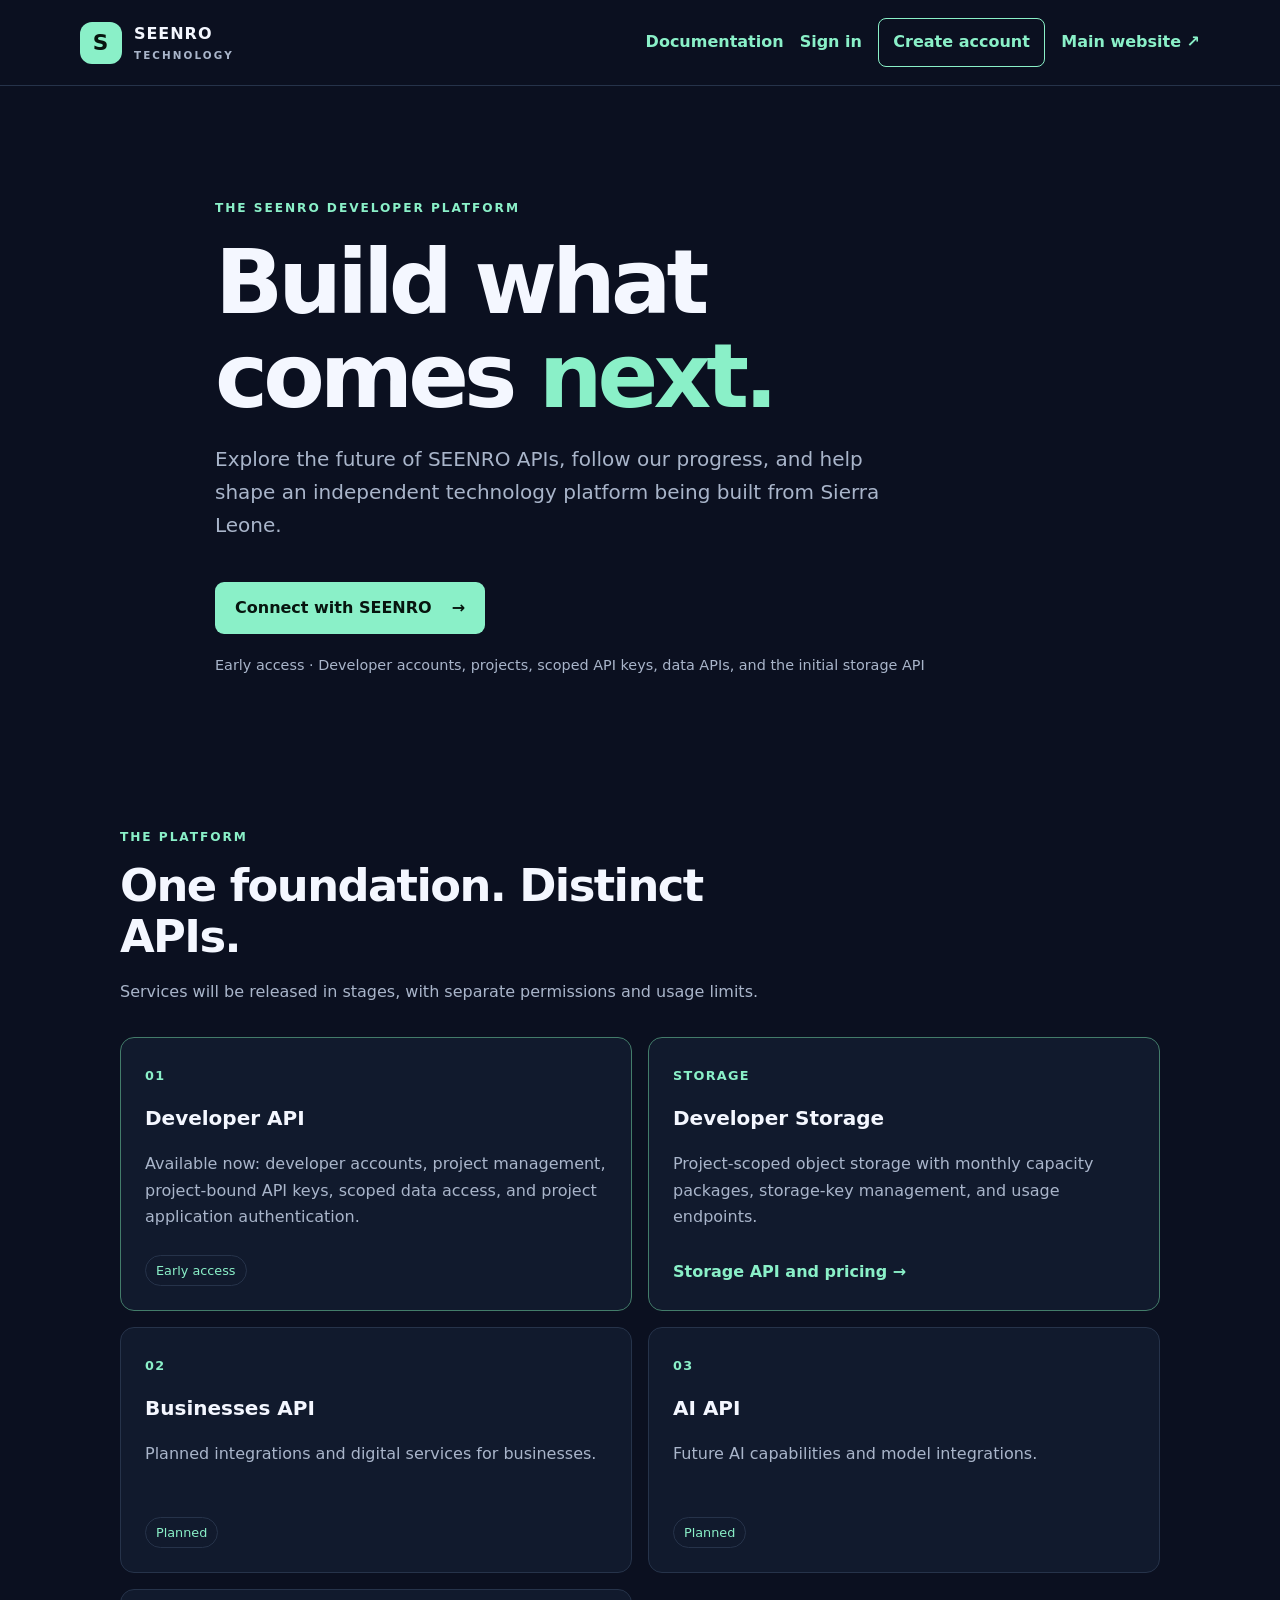
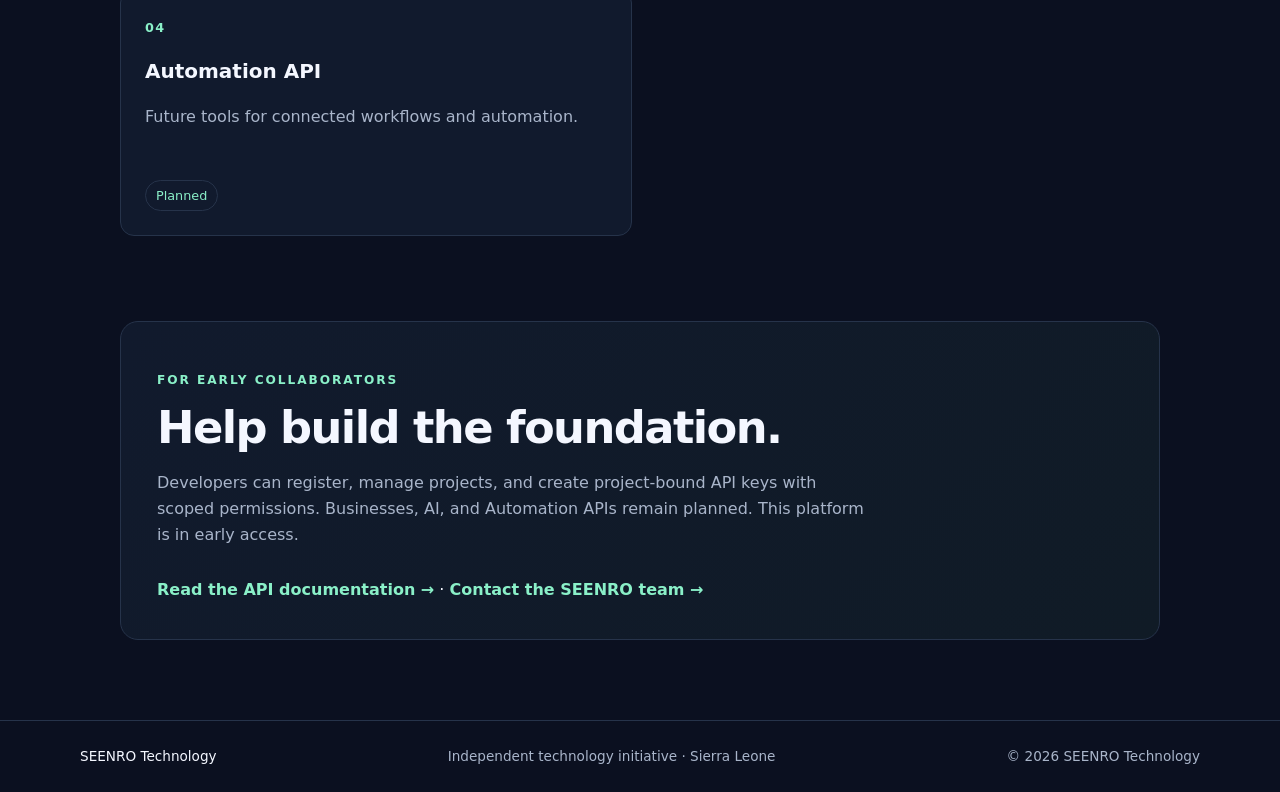
<file: index.html>
<!DOCTYPE html>
<html lang="en">
<head>
  <meta charset="UTF-8">
  <meta name="viewport" content="width=device-width, initial-scale=1">
  <meta name="theme-color" content="#0b1020">
  <meta name="description" content="SEENRO Developer Portal — discover APIs, build projects, and follow the development of independent technology from Sierra Leone.">
  <title>Developers | SEENRO Technology</title>
  <link rel="stylesheet" href="style.css">
</head>
<body>
  <header class="topbar">
    <a class="brand" href="https://seenrotech.com/" aria-label="SEENRO Technology home">
      <span class="brand-mark">S</span>
      <span>SEENRO <small>TECHNOLOGY</small></span>
    </a>
    <nav class="top-nav" aria-label="Account navigation">
      <a class="back-link" href="docs.html">Documentation</a>
      <a class="back-link" href="login.html">Sign in</a>
      <a class="nav-register" href="register.html">Create account</a>
      <a class="back-link" href="https://seenrotech.com/">Main website ↗</a>
    </nav>
  </header>

  <main>
    <section class="hero">
      <p class="eyebrow">THE SEENRO DEVELOPER PLATFORM</p>
      <h1>Build what comes <span>next.</span></h1>
      <p class="intro">
        Explore the future of SEENRO APIs, follow our progress, and help shape
        an independent technology platform being built from Sierra Leone.
      </p>
      <a class="primary-button" href="https://seenrotech.com/contact.html">
        Connect with SEENRO <span aria-hidden="true">→</span>
      </a>
      <p class="notice">
        Early access · Developer accounts, projects, scoped API keys, data APIs, and the initial storage API
      </p>
    </section>

    <section class="section">
      <div class="section-heading">
        <p class="eyebrow">THE PLATFORM</p>
        <h2>One foundation. Distinct APIs.</h2>
        <p>Services will be released in stages, with separate permissions and usage limits.</p>
      </div>

      <div class="api-grid">
        <a class="api-card featured" href="register.html">
          <span class="number">01</span>
          <h3>Developer API</h3>
          <p>Available now: developer accounts, project management, project-bound API keys, scoped data access, and project application authentication.</p>
          <span class="status">Early access</span>
        </a>
        <article class="api-card storage-feature">
          <span class="number">STORAGE</span>
          <h3>Developer Storage</h3>
          <p>Project-scoped object storage with monthly capacity packages, storage-key management, and usage endpoints.</p>
          <a class="text-link" href="docs.html#storage">Storage API and pricing →</a>
        </article>
        <article class="api-card">
          <span class="number">02</span>
          <h3>Businesses API</h3>
          <p>Planned integrations and digital services for businesses.</p>
          <span class="status">Planned</span>
        </article>
        <article class="api-card">
          <span class="number">03</span>
          <h3>AI API</h3>
          <p>Future AI capabilities and model integrations.</p>
          <span class="status">Planned</span>
        </article>
        <article class="api-card">
          <span class="number">04</span>
          <h3>Automation API</h3>
          <p>Future tools for connected workflows and automation.</p>
          <span class="status">Planned</span>
        </article>
      </div>
    </section>

    <section class="next-step">
      <p class="eyebrow">FOR EARLY COLLABORATORS</p>
      <h2>Help build the foundation.</h2>
      <p>
        Developers can register, manage projects, and create project-bound
        API keys with scoped permissions. Businesses, AI, and Automation APIs
        remain planned. This platform is in early access.
      </p>
      <a class="text-link" href="docs.html">Read the API documentation →</a>
      <span aria-hidden="true"> · </span>
      <a class="text-link" href="https://seenrotech.com/contact.html">
        Contact the SEENRO team →
      </a>
    </section>
  </main>

  <footer>
    <a href="https://seenrotech.com/">SEENRO Technology</a>
    <span>Independent technology initiative · Sierra Leone</span>
    <span>© 2026 SEENRO Technology</span>
  </footer>
  <script src="app.js" defer></script>
</body>
</html>
</file>
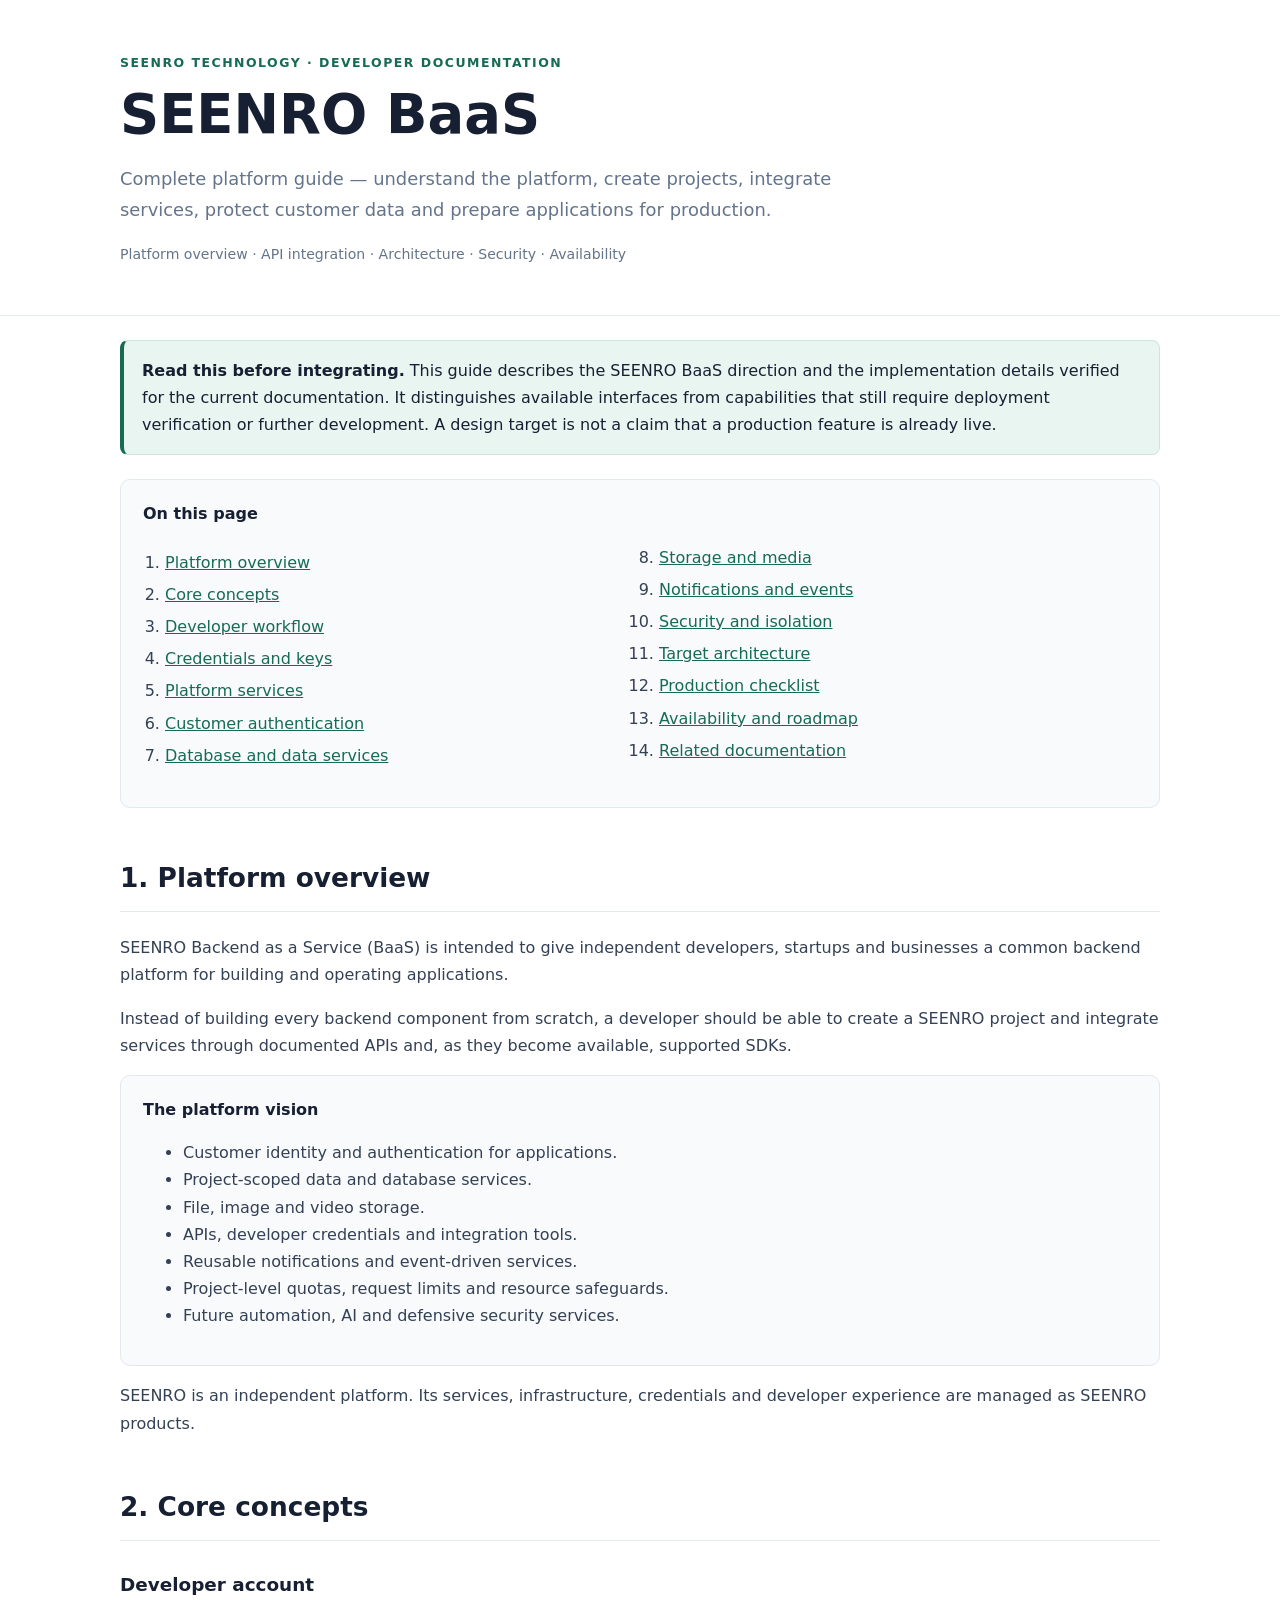
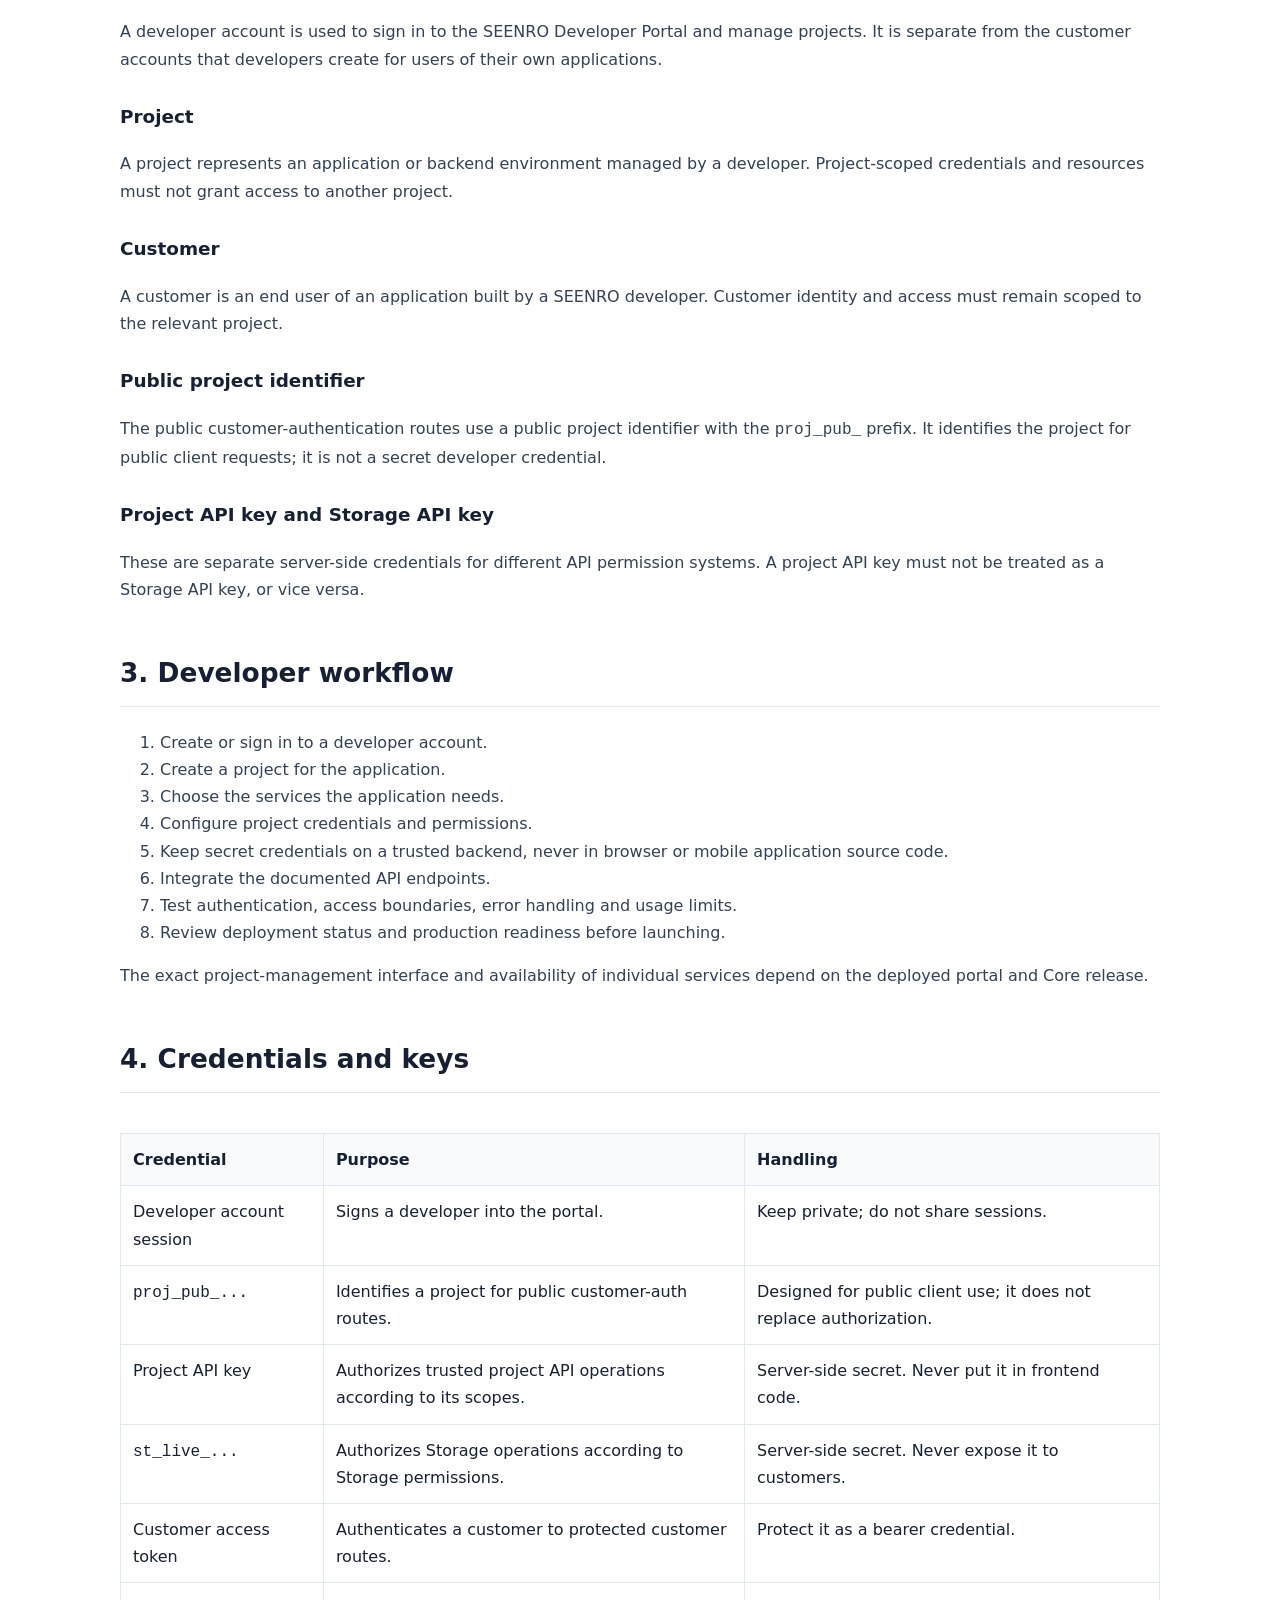
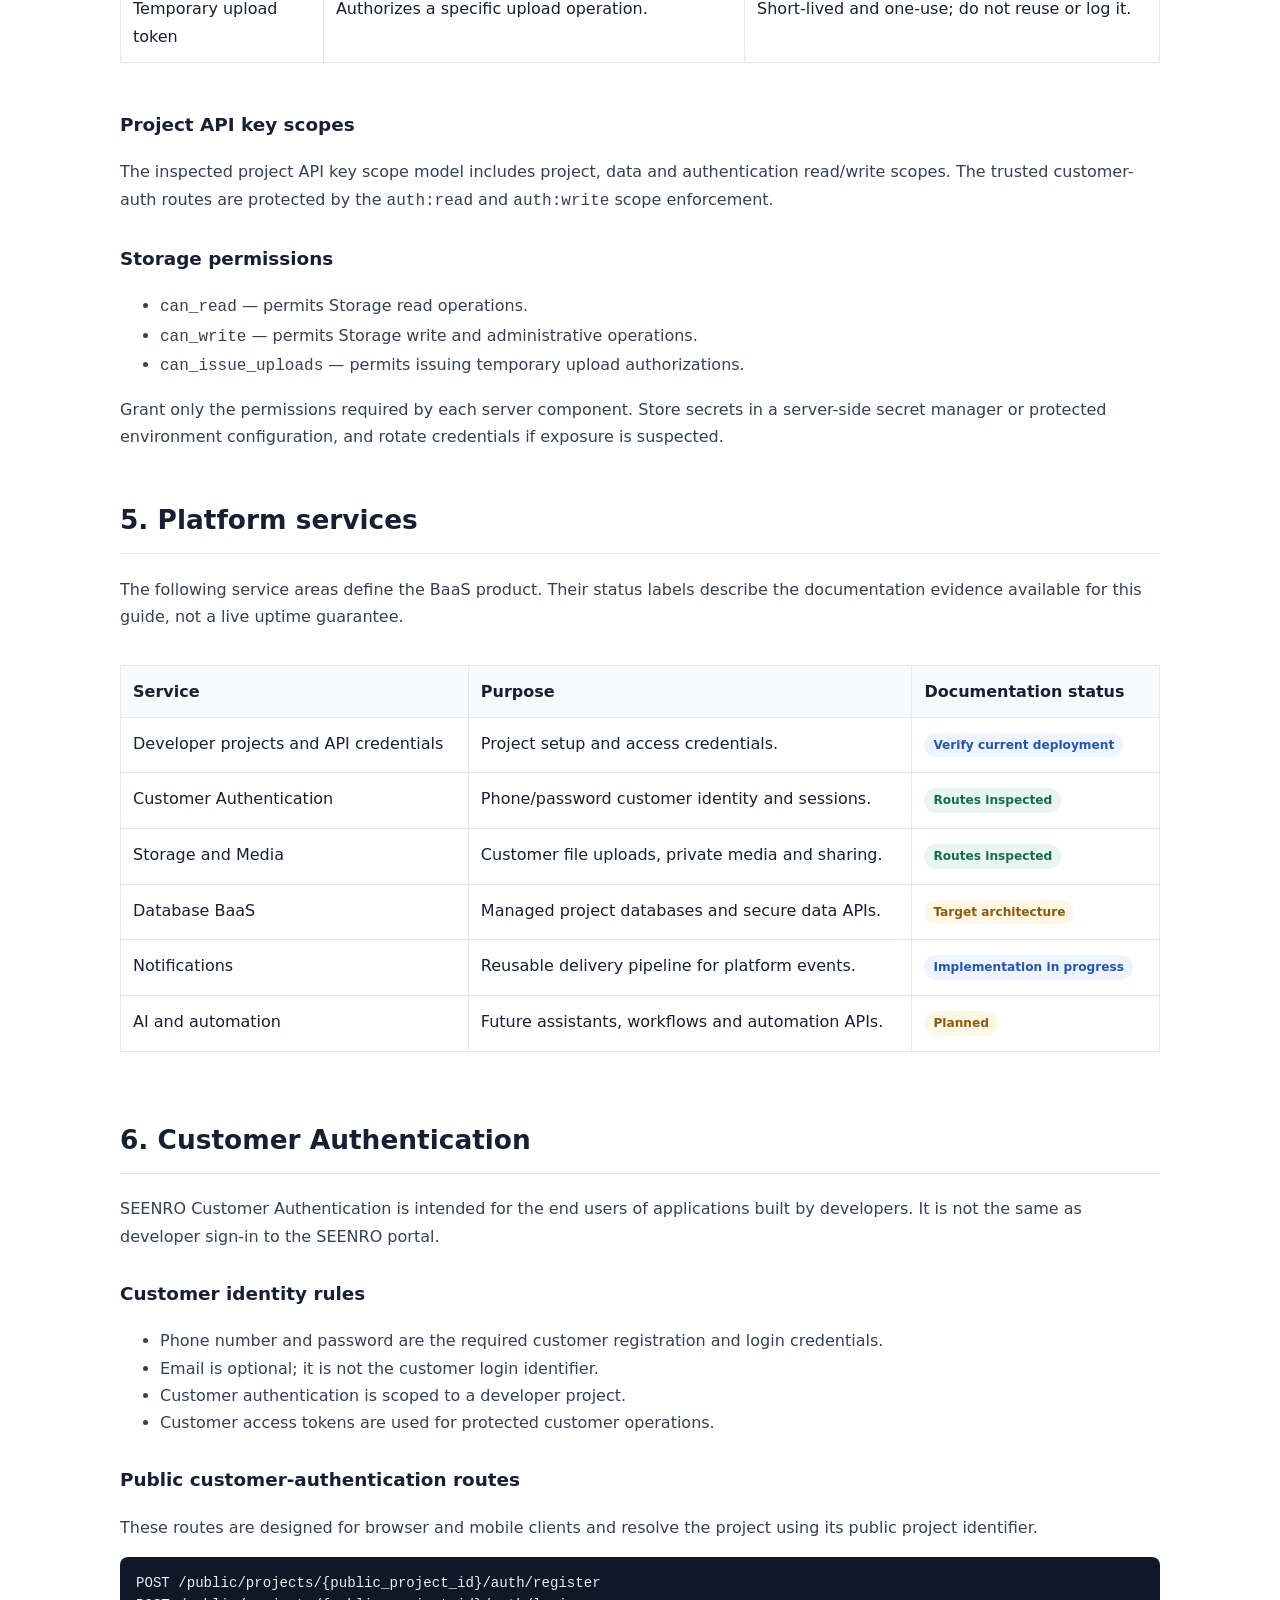
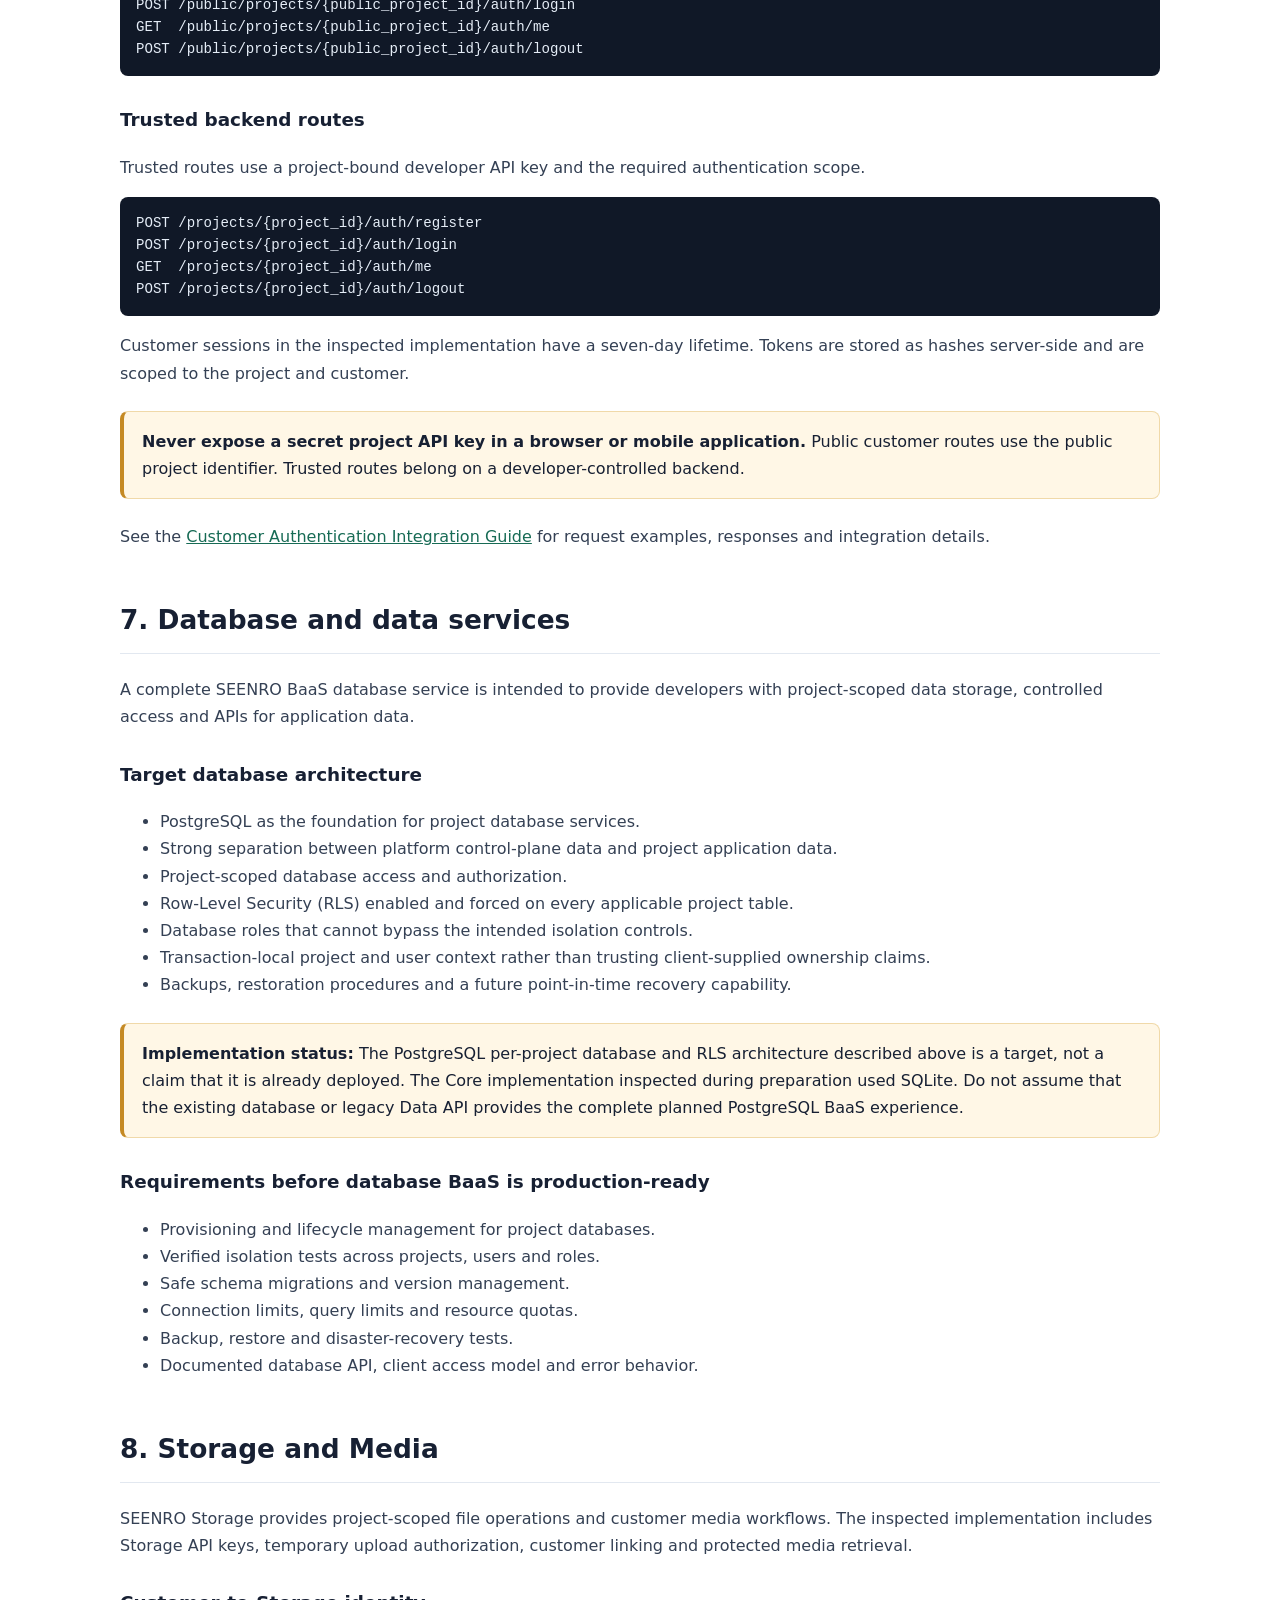
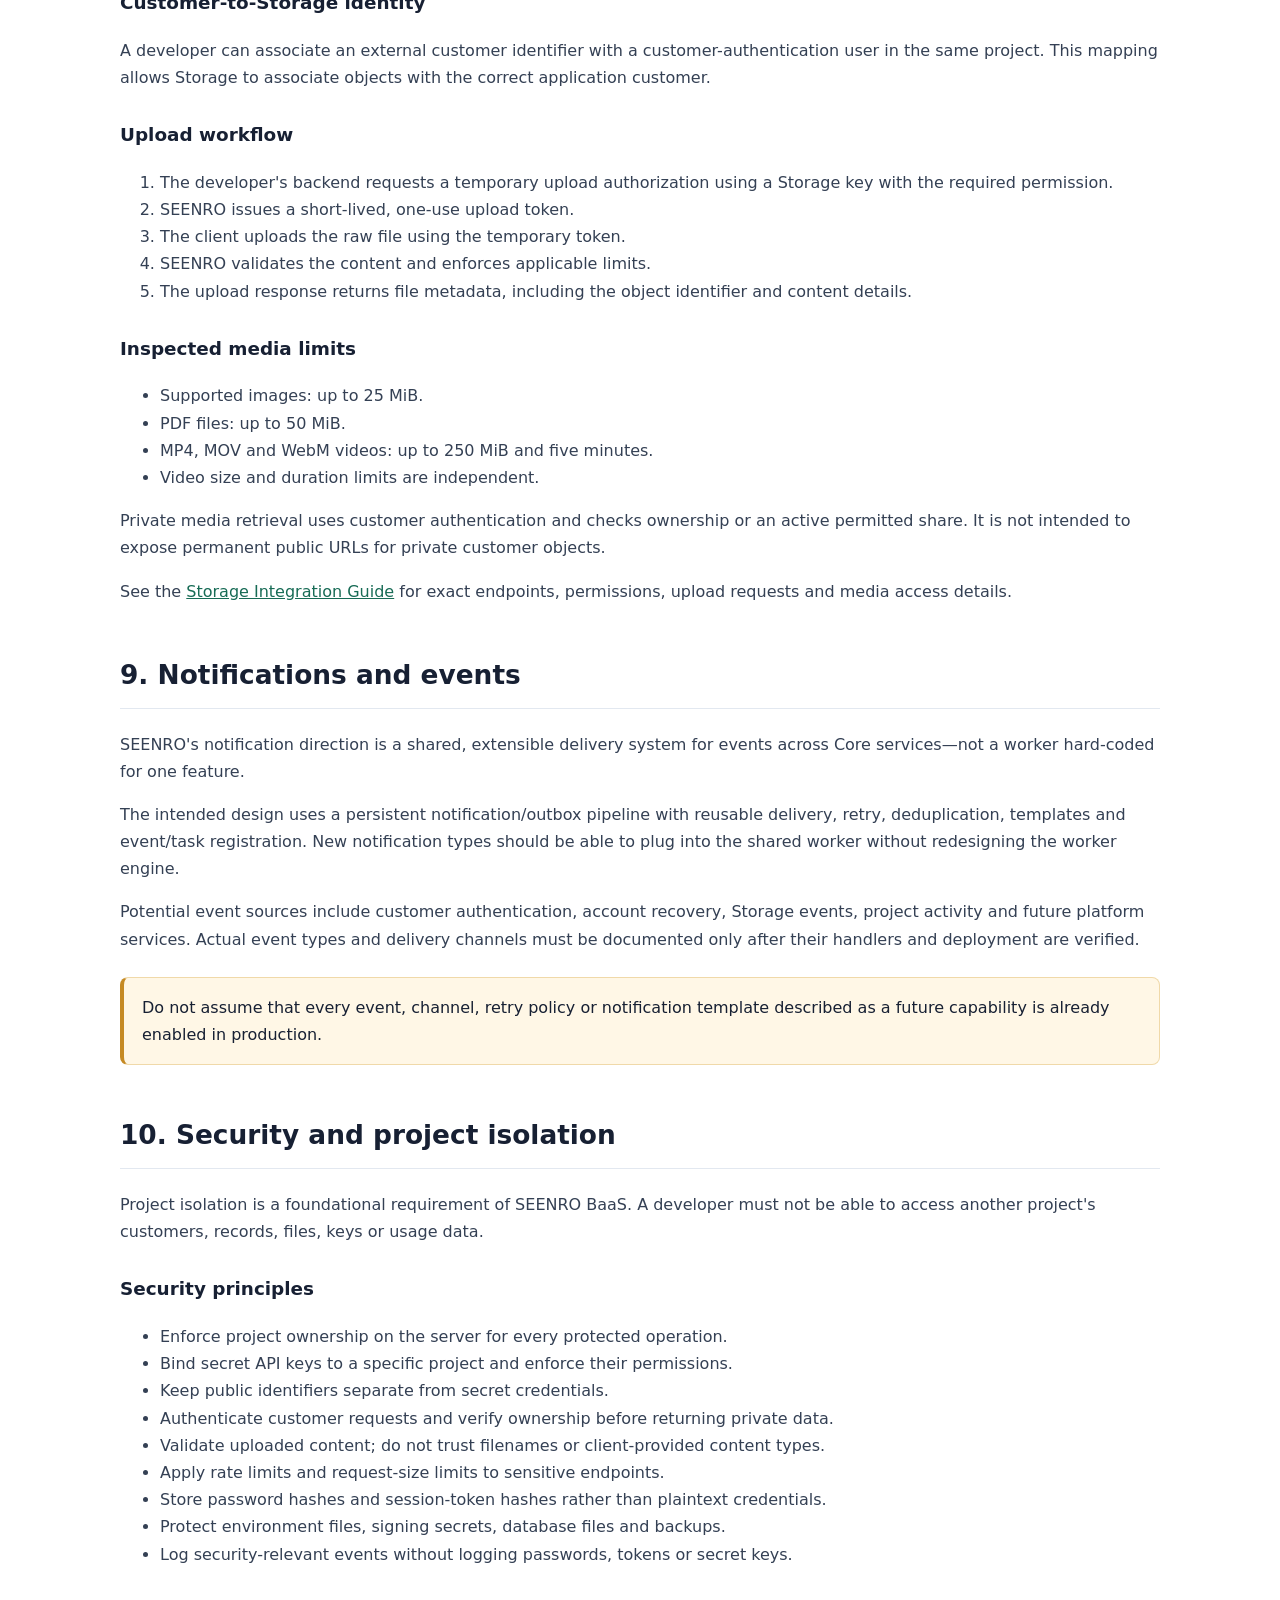
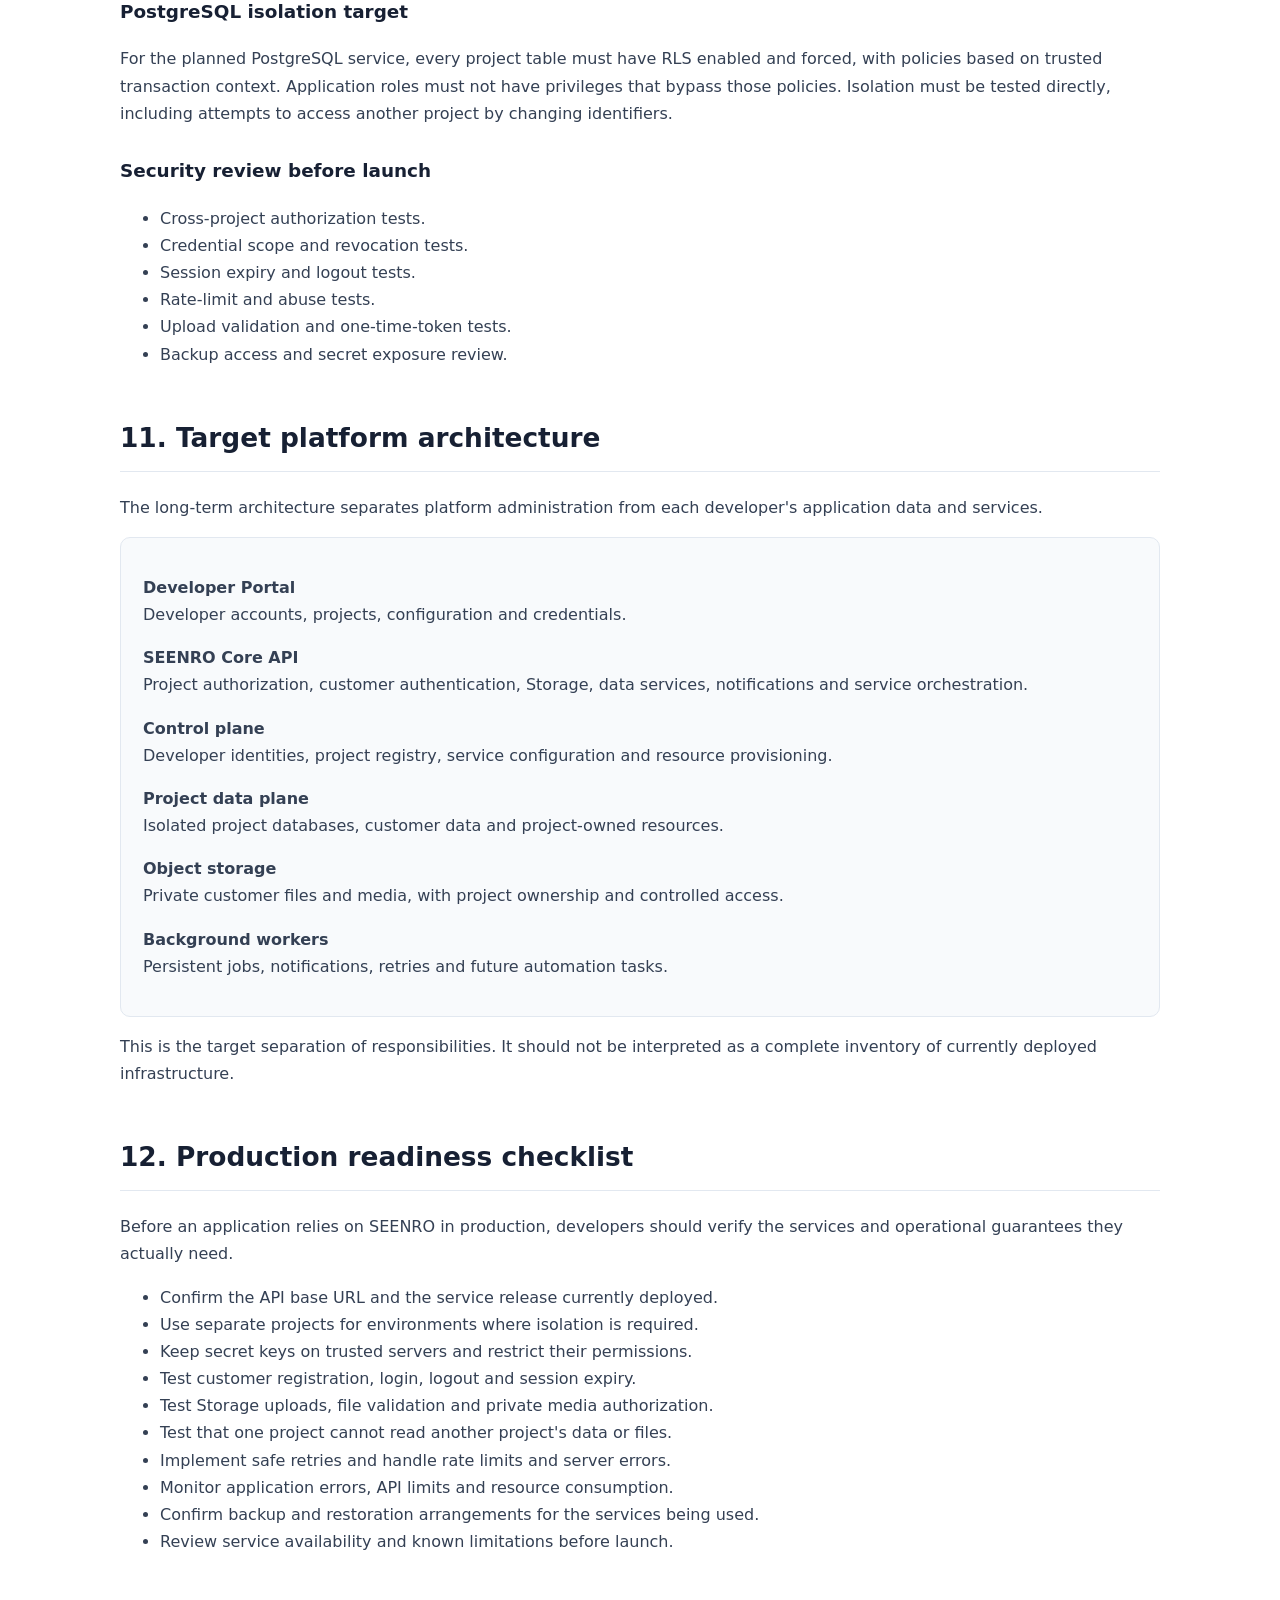
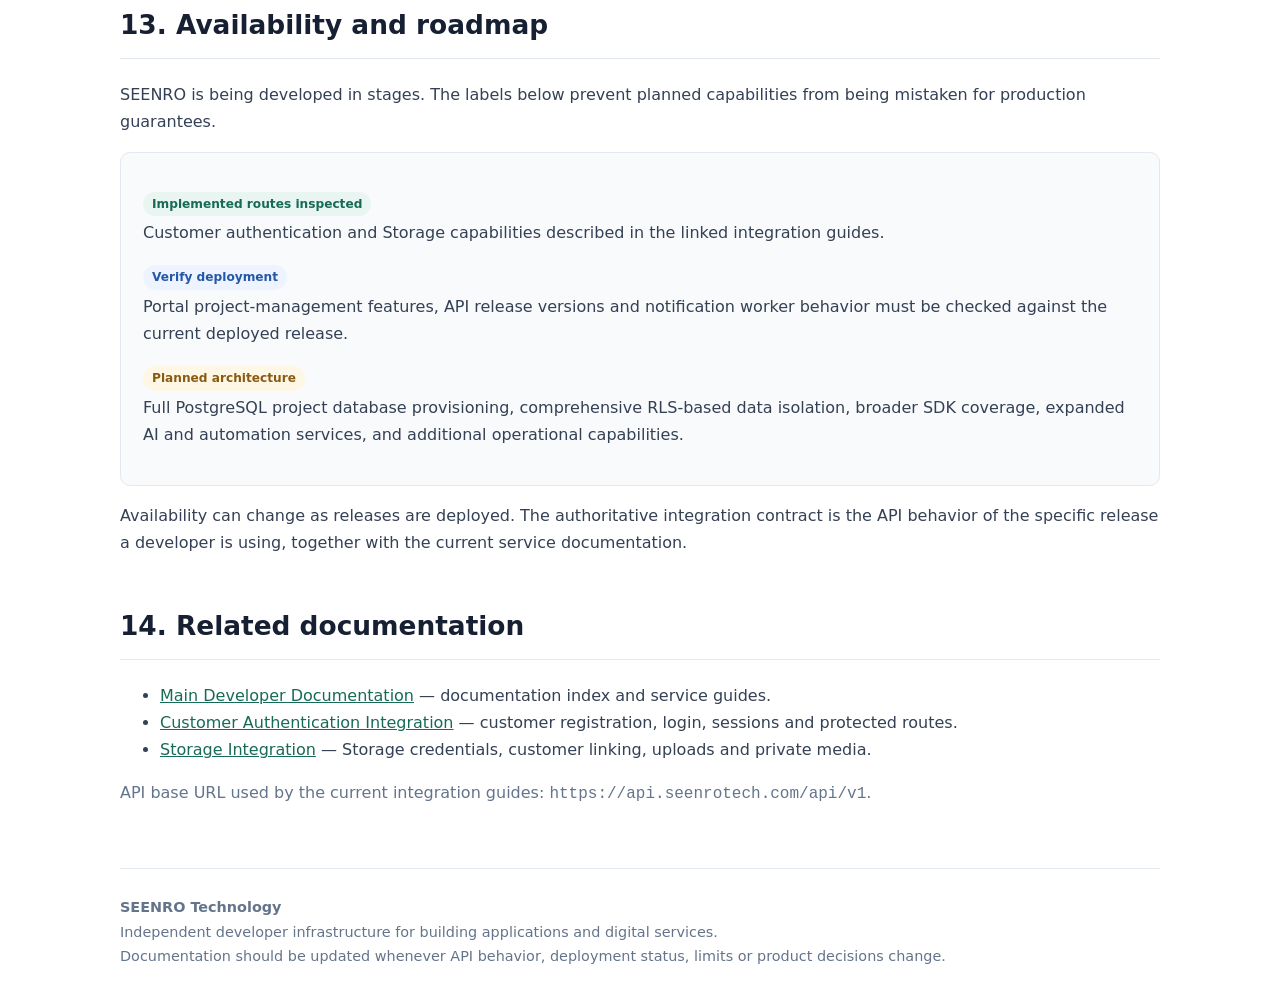
<file: baas.html>
<!DOCTYPE html>
<html lang="en">
<head>
  <meta charset="UTF-8">
  <meta name="viewport" content="width=device-width, initial-scale=1.0">
  <meta name="description" content="Complete SEENRO BaaS platform guide: architecture, projects, APIs, authentication, storage, security, usage and roadmap.">
  <title>SEENRO BaaS — Complete Platform Guide</title>
  <style>
    :root {
      color-scheme: light;
      --ink: #172033;
      --muted: #64748b;
      --line: #e2e8f0;
      --surface: #f8fafc;
      --brand: #176b55;
      --brand-light: #e9f5f0;
      --warning: #8a5a10;
      --warning-light: #fff7e6;
      --blue: #2457a6;
      --blue-light: #eef4ff;
    }
    * { box-sizing: border-box; }
    body {
      margin: 0;
      background: #fff;
      color: var(--ink);
      font: 16px/1.7 system-ui, -apple-system, BlinkMacSystemFont, "Segoe UI", sans-serif;
    }
    a { color: var(--brand); }
    .page { width: min(1040px, 100% - 36px); margin: 0 auto; }
    header { padding: 52px 0 34px; border-bottom: 1px solid var(--line); }
    .eyebrow {
      color: var(--brand);
      font-size: .78rem;
      font-weight: 750;
      letter-spacing: .12em;
      text-transform: uppercase;
    }
    h1 { font-size: clamp(2rem, 6vw, 3.4rem); line-height: 1.12; margin: 12px 0; }
    h2 { margin-top: 48px; padding-bottom: 10px; border-bottom: 1px solid var(--line); font-size: 1.65rem; }
    h3 { margin-top: 28px; font-size: 1.15rem; }
    p, li { color: #344054; }
    .lead { max-width: 760px; color: var(--muted); font-size: 1.12rem; }
    .meta { color: var(--muted); font-size: .88rem; }
    .notice {
      margin: 24px 0;
      padding: 16px 18px;
      border: 1px solid #cfe5da;
      border-left: 4px solid var(--brand);
      border-radius: 8px;
      background: var(--brand-light);
    }
    .warning {
      border-color: #f0d9a9;
      border-left-color: #c58a24;
      background: var(--warning-light);
    }
    .status {
      display: inline-block;
      margin: 3px 5px 3px 0;
      padding: 2px 9px;
      border-radius: 20px;
      font-size: .76rem;
      font-weight: 700;
      white-space: nowrap;
    }
    .available { color: #176b55; background: #e9f5f0; }
    .verify { color: #2457a6; background: var(--blue-light); }
    .planned { color: #8a5a10; background: var(--warning-light); }
    .toc, .panel {
      padding: 20px 22px;
      border: 1px solid var(--line);
      border-radius: 10px;
      background: var(--surface);
    }
    .toc ol { columns: 2; padding-left: 22px; }
    .toc li { break-inside: avoid; margin: 5px 0; }
    .table-wrap { overflow-x: auto; }
    table { width: 100%; border-collapse: collapse; margin: 18px 0; }
    th, td { padding: 12px; border: 1px solid var(--line); text-align: left; vertical-align: top; }
    th { background: var(--surface); }
    code, pre { font-family: ui-monospace, SFMono-Regular, Consolas, monospace; }
    code { overflow-wrap: anywhere; }
    pre {
      overflow-x: auto;
      padding: 16px;
      border-radius: 8px;
      background: #101827;
      color: #e5edf7;
      font-size: .88rem;
      line-height: 1.55;
    }
    .endpoint { font-weight: 700; color: var(--ink); }
    .muted { color: var(--muted); }
    footer { margin-top: 60px; padding: 26px 0 44px; border-top: 1px solid var(--line); color: var(--muted); font-size: .9rem; }
    @media (max-width: 650px) {
      .toc ol { columns: 1; }
      header { padding-top: 34px; }
      th, td { min-width: 145px; }
    }
  </style>
</head>
<body>
  <header>
    <div class="page">
      <div class="eyebrow">SEENRO Technology · Developer Documentation</div>
      <h1>SEENRO BaaS</h1>
      <p class="lead">Complete platform guide — understand the platform, create projects, integrate services, protect customer data and prepare applications for production.</p>
      <p class="meta">Platform overview · API integration · Architecture · Security · Availability</p>
    </div>
  </header>

  <main class="page">
    <div class="notice">
      <strong>Read this before integrating.</strong>
      This guide describes the SEENRO BaaS direction and the implementation details verified for the current documentation. It distinguishes available interfaces from capabilities that still require deployment verification or further development. A design target is not a claim that a production feature is already live.
    </div>

    <nav class="toc" aria-label="Table of contents">
      <strong>On this page</strong>
      <ol>
        <li><a href="#overview">Platform overview</a></li>
        <li><a href="#concepts">Core concepts</a></li>
        <li><a href="#workflow">Developer workflow</a></li>
        <li><a href="#credentials">Credentials and keys</a></li>
        <li><a href="#services">Platform services</a></li>
        <li><a href="#authentication">Customer authentication</a></li>
        <li><a href="#database">Database and data services</a></li>
        <li><a href="#storage">Storage and media</a></li>
        <li><a href="#notifications">Notifications and events</a></li>
        <li><a href="#security">Security and isolation</a></li>
        <li><a href="#architecture">Target architecture</a></li>
        <li><a href="#production">Production checklist</a></li>
        <li><a href="#availability">Availability and roadmap</a></li>
        <li><a href="#references">Related documentation</a></li>
      </ol>
    </nav>

    <section id="overview">
      <h2>1. Platform overview</h2>
      <p>SEENRO Backend as a Service (BaaS) is intended to give independent developers, startups and businesses a common backend platform for building and operating applications.</p>
      <p>Instead of building every backend component from scratch, a developer should be able to create a SEENRO project and integrate services through documented APIs and, as they become available, supported SDKs.</p>
      <div class="panel">
        <strong>The platform vision</strong>
        <ul>
          <li>Customer identity and authentication for applications.</li>
          <li>Project-scoped data and database services.</li>
          <li>File, image and video storage.</li>
          <li>APIs, developer credentials and integration tools.</li>
          <li>Reusable notifications and event-driven services.</li>
          <li>Project-level quotas, request limits and resource safeguards.</li>
          <li>Future automation, AI and defensive security services.</li>
        </ul>
      </div>
      <p>SEENRO is an independent platform. Its services, infrastructure, credentials and developer experience are managed as SEENRO products.</p>
    </section>

    <section id="concepts">
      <h2>2. Core concepts</h2>
      <h3>Developer account</h3>
      <p>A developer account is used to sign in to the SEENRO Developer Portal and manage projects. It is separate from the customer accounts that developers create for users of their own applications.</p>
      <h3>Project</h3>
      <p>A project represents an application or backend environment managed by a developer. Project-scoped credentials and resources must not grant access to another project.</p>
      <h3>Customer</h3>
      <p>A customer is an end user of an application built by a SEENRO developer. Customer identity and access must remain scoped to the relevant project.</p>
      <h3>Public project identifier</h3>
      <p>The public customer-authentication routes use a public project identifier with the <code>proj_pub_</code> prefix. It identifies the project for public client requests; it is not a secret developer credential.</p>
      <h3>Project API key and Storage API key</h3>
      <p>These are separate server-side credentials for different API permission systems. A project API key must not be treated as a Storage API key, or vice versa.</p>
    </section>

    <section id="workflow">
      <h2>3. Developer workflow</h2>
      <ol>
        <li>Create or sign in to a developer account.</li>
        <li>Create a project for the application.</li>
        <li>Choose the services the application needs.</li>
        <li>Configure project credentials and permissions.</li>
        <li>Keep secret credentials on a trusted backend, never in browser or mobile application source code.</li>
        <li>Integrate the documented API endpoints.</li>
        <li>Test authentication, access boundaries, error handling and usage limits.</li>
        <li>Review deployment status and production readiness before launching.</li>
      </ol>
      <p>The exact project-management interface and availability of individual services depend on the deployed portal and Core release.</p>
    </section>

    <section id="credentials">
      <h2>4. Credentials and keys</h2>
      <div class="table-wrap">
        <table>
          <thead><tr><th>Credential</th><th>Purpose</th><th>Handling</th></tr></thead>
          <tbody>
            <tr><td>Developer account session</td><td>Signs a developer into the portal.</td><td>Keep private; do not share sessions.</td></tr>
            <tr><td><code>proj_pub_...</code></td><td>Identifies a project for public customer-auth routes.</td><td>Designed for public client use; it does not replace authorization.</td></tr>
            <tr><td>Project API key</td><td>Authorizes trusted project API operations according to its scopes.</td><td>Server-side secret. Never put it in frontend code.</td></tr>
            <tr><td><code>st_live_...</code></td><td>Authorizes Storage operations according to Storage permissions.</td><td>Server-side secret. Never expose it to customers.</td></tr>
            <tr><td>Customer access token</td><td>Authenticates a customer to protected customer routes.</td><td>Protect it as a bearer credential.</td></tr>
            <tr><td>Temporary upload token</td><td>Authorizes a specific upload operation.</td><td>Short-lived and one-use; do not reuse or log it.</td></tr>
          </tbody>
        </table>
      </div>
      <h3>Project API key scopes</h3>
      <p>The inspected project API key scope model includes project, data and authentication read/write scopes. The trusted customer-auth routes are protected by the <code>auth:read</code> and <code>auth:write</code> scope enforcement.</p>
      <h3>Storage permissions</h3>
      <ul>
        <li><code>can_read</code> — permits Storage read operations.</li>
        <li><code>can_write</code> — permits Storage write and administrative operations.</li>
        <li><code>can_issue_uploads</code> — permits issuing temporary upload authorizations.</li>
      </ul>
      <p>Grant only the permissions required by each server component. Store secrets in a server-side secret manager or protected environment configuration, and rotate credentials if exposure is suspected.</p>
    </section>

    <section id="services">
      <h2>5. Platform services</h2>
      <p>The following service areas define the BaaS product. Their status labels describe the documentation evidence available for this guide, not a live uptime guarantee.</p>
      <div class="table-wrap">
        <table>
          <thead><tr><th>Service</th><th>Purpose</th><th>Documentation status</th></tr></thead>
          <tbody>
            <tr><td>Developer projects and API credentials</td><td>Project setup and access credentials.</td><td><span class="status verify">Verify current deployment</span></td></tr>
            <tr><td>Customer Authentication</td><td>Phone/password customer identity and sessions.</td><td><span class="status available">Routes inspected</span></td></tr>
            <tr><td>Storage and Media</td><td>Customer file uploads, private media and sharing.</td><td><span class="status available">Routes inspected</span></td></tr>
            <tr><td>Database BaaS</td><td>Managed project databases and secure data APIs.</td><td><span class="status planned">Target architecture</span></td></tr>
            <tr><td>Notifications</td><td>Reusable delivery pipeline for platform events.</td><td><span class="status verify">Implementation in progress</span></td></tr>
            <tr><td>AI and automation</td><td>Future assistants, workflows and automation APIs.</td><td><span class="status planned">Planned</span></td></tr>
          </tbody>
        </table>
      </div>
    </section>

    <section id="authentication">
      <h2>6. Customer Authentication</h2>
      <p>SEENRO Customer Authentication is intended for the end users of applications built by developers. It is not the same as developer sign-in to the SEENRO portal.</p>
      <h3>Customer identity rules</h3>
      <ul>
        <li>Phone number and password are the required customer registration and login credentials.</li>
        <li>Email is optional; it is not the customer login identifier.</li>
        <li>Customer authentication is scoped to a developer project.</li>
        <li>Customer access tokens are used for protected customer operations.</li>
      </ul>
      <h3>Public customer-authentication routes</h3>
      <p>These routes are designed for browser and mobile clients and resolve the project using its public project identifier.</p>
      <pre><code>POST /public/projects/{public_project_id}/auth/register
POST /public/projects/{public_project_id}/auth/login
GET  /public/projects/{public_project_id}/auth/me
POST /public/projects/{public_project_id}/auth/logout</code></pre>
      <h3>Trusted backend routes</h3>
      <p>Trusted routes use a project-bound developer API key and the required authentication scope.</p>
      <pre><code>POST /projects/{project_id}/auth/register
POST /projects/{project_id}/auth/login
GET  /projects/{project_id}/auth/me
POST /projects/{project_id}/auth/logout</code></pre>
      <p>Customer sessions in the inspected implementation have a seven-day lifetime. Tokens are stored as hashes server-side and are scoped to the project and customer.</p>
      <div class="notice warning">
        <strong>Never expose a secret project API key in a browser or mobile application.</strong> Public customer routes use the public project identifier. Trusted routes belong on a developer-controlled backend.
      </div>
      <p>See the <a href="customer-auth.html">Customer Authentication Integration Guide</a> for request examples, responses and integration details.</p>
    </section>

    <section id="database">
      <h2>7. Database and data services</h2>
      <p>A complete SEENRO BaaS database service is intended to provide developers with project-scoped data storage, controlled access and APIs for application data.</p>
      <h3>Target database architecture</h3>
      <ul>
        <li>PostgreSQL as the foundation for project database services.</li>
        <li>Strong separation between platform control-plane data and project application data.</li>
        <li>Project-scoped database access and authorization.</li>
        <li>Row-Level Security (RLS) enabled and forced on every applicable project table.</li>
        <li>Database roles that cannot bypass the intended isolation controls.</li>
        <li>Transaction-local project and user context rather than trusting client-supplied ownership claims.</li>
        <li>Backups, restoration procedures and a future point-in-time recovery capability.</li>
      </ul>
      <div class="notice warning">
        <strong>Implementation status:</strong> The PostgreSQL per-project database and RLS architecture described above is a target, not a claim that it is already deployed. The Core implementation inspected during preparation used SQLite. Do not assume that the existing database or legacy Data API provides the complete planned PostgreSQL BaaS experience.
      </div>
      <h3>Requirements before database BaaS is production-ready</h3>
      <ul>
        <li>Provisioning and lifecycle management for project databases.</li>
        <li>Verified isolation tests across projects, users and roles.</li>
        <li>Safe schema migrations and version management.</li>
        <li>Connection limits, query limits and resource quotas.</li>
        <li>Backup, restore and disaster-recovery tests.</li>
        <li>Documented database API, client access model and error behavior.</li>
      </ul>
    </section>

    <section id="storage">
      <h2>8. Storage and Media</h2>
      <p>SEENRO Storage provides project-scoped file operations and customer media workflows. The inspected implementation includes Storage API keys, temporary upload authorization, customer linking and protected media retrieval.</p>
      <h3>Customer-to-Storage identity</h3>
      <p>A developer can associate an external customer identifier with a customer-authentication user in the same project. This mapping allows Storage to associate objects with the correct application customer.</p>
      <h3>Upload workflow</h3>
      <ol>
        <li>The developer's backend requests a temporary upload authorization using a Storage key with the required permission.</li>
        <li>SEENRO issues a short-lived, one-use upload token.</li>
        <li>The client uploads the raw file using the temporary token.</li>
        <li>SEENRO validates the content and enforces applicable limits.</li>
        <li>The upload response returns file metadata, including the object identifier and content details.</li>
      </ol>
      <h3>Inspected media limits</h3>
      <ul>
        <li>Supported images: up to 25 MiB.</li>
        <li>PDF files: up to 50 MiB.</li>
        <li>MP4, MOV and WebM videos: up to 250 MiB and five minutes.</li>
        <li>Video size and duration limits are independent.</li>
      </ul>
      <p>Private media retrieval uses customer authentication and checks ownership or an active permitted share. It is not intended to expose permanent public URLs for private customer objects.</p>
      <p>See the <a href="storage-integration.html">Storage Integration Guide</a> for exact endpoints, permissions, upload requests and media access details.</p>
    </section>

    <section id="notifications">
      <h2>9. Notifications and events</h2>
      <p>SEENRO's notification direction is a shared, extensible delivery system for events across Core services—not a worker hard-coded for one feature.</p>
      <p>The intended design uses a persistent notification/outbox pipeline with reusable delivery, retry, deduplication, templates and event/task registration. New notification types should be able to plug into the shared worker without redesigning the worker engine.</p>
      <p>Potential event sources include customer authentication, account recovery, Storage events, project activity and future platform services. Actual event types and delivery channels must be documented only after their handlers and deployment are verified.</p>
      <div class="notice warning">
        Do not assume that every event, channel, retry policy or notification template described as a future capability is already enabled in production.
      </div>
    </section>

    <section id="security">
      <h2>10. Security and project isolation</h2>
      <p>Project isolation is a foundational requirement of SEENRO BaaS. A developer must not be able to access another project's customers, records, files, keys or usage data.</p>
      <h3>Security principles</h3>
      <ul>
        <li>Enforce project ownership on the server for every protected operation.</li>
        <li>Bind secret API keys to a specific project and enforce their permissions.</li>
        <li>Keep public identifiers separate from secret credentials.</li>
        <li>Authenticate customer requests and verify ownership before returning private data.</li>
        <li>Validate uploaded content; do not trust filenames or client-provided content types.</li>
        <li>Apply rate limits and request-size limits to sensitive endpoints.</li>
        <li>Store password hashes and session-token hashes rather than plaintext credentials.</li>
        <li>Protect environment files, signing secrets, database files and backups.</li>
        <li>Log security-relevant events without logging passwords, tokens or secret keys.</li>
      </ul>
      <h3>PostgreSQL isolation target</h3>
      <p>For the planned PostgreSQL service, every project table must have RLS enabled and forced, with policies based on trusted transaction context. Application roles must not have privileges that bypass those policies. Isolation must be tested directly, including attempts to access another project by changing identifiers.</p>
      <h3>Security review before launch</h3>
      <ul>
        <li>Cross-project authorization tests.</li>
        <li>Credential scope and revocation tests.</li>
        <li>Session expiry and logout tests.</li>
        <li>Rate-limit and abuse tests.</li>
        <li>Upload validation and one-time-token tests.</li>
        <li>Backup access and secret exposure review.</li>
      </ul>
    </section>

    <section id="architecture">
      <h2>11. Target platform architecture</h2>
      <p>The long-term architecture separates platform administration from each developer's application data and services.</p>
      <div class="panel">
        <p><strong>Developer Portal</strong><br>Developer accounts, projects, configuration and credentials.</p>
        <p><strong>SEENRO Core API</strong><br>Project authorization, customer authentication, Storage, data services, notifications and service orchestration.</p>
        <p><strong>Control plane</strong><br>Developer identities, project registry, service configuration and resource provisioning.</p>
        <p><strong>Project data plane</strong><br>Isolated project databases, customer data and project-owned resources.</p>
        <p><strong>Object storage</strong><br>Private customer files and media, with project ownership and controlled access.</p>
        <p><strong>Background workers</strong><br>Persistent jobs, notifications, retries and future automation tasks.</p>
      </div>
      <p>This is the target separation of responsibilities. It should not be interpreted as a complete inventory of currently deployed infrastructure.</p>
    </section>

    <section id="production">
      <h2>12. Production readiness checklist</h2>
      <p>Before an application relies on SEENRO in production, developers should verify the services and operational guarantees they actually need.</p>
      <ul>
        <li>Confirm the API base URL and the service release currently deployed.</li>
        <li>Use separate projects for environments where isolation is required.</li>
        <li>Keep secret keys on trusted servers and restrict their permissions.</li>
        <li>Test customer registration, login, logout and session expiry.</li>
        <li>Test Storage uploads, file validation and private media authorization.</li>
        <li>Test that one project cannot read another project's data or files.</li>
        <li>Implement safe retries and handle rate limits and server errors.</li>
        <li>Monitor application errors, API limits and resource consumption.</li>
        <li>Confirm backup and restoration arrangements for the services being used.</li>
        <li>Review service availability and known limitations before launch.</li>
      </ul>
    </section>

    <section id="availability">
      <h2>13. Availability and roadmap</h2>
      <p>SEENRO is being developed in stages. The labels below prevent planned capabilities from being mistaken for production guarantees.</p>
      <div class="panel">
        <p><span class="status available">Implemented routes inspected</span><br>Customer authentication and Storage capabilities described in the linked integration guides.</p>
        <p><span class="status verify">Verify deployment</span><br>Portal project-management features, API release versions and notification worker behavior must be checked against the current deployed release.</p>
        <p><span class="status planned">Planned architecture</span><br>Full PostgreSQL project database provisioning, comprehensive RLS-based data isolation, broader SDK coverage, expanded AI and automation services, and additional operational capabilities.</p>
      </div>
      <p>Availability can change as releases are deployed. The authoritative integration contract is the API behavior of the specific release a developer is using, together with the current service documentation.</p>
    </section>

    <section id="references">
      <h2>14. Related documentation</h2>
      <ul>
        <li><a href="docs.html">Main Developer Documentation</a> — documentation index and service guides.</li>
        <li><a href="customer-auth.html">Customer Authentication Integration</a> — customer registration, login, sessions and protected routes.</li>
        <li><a href="storage-integration.html">Storage Integration</a> — Storage credentials, customer linking, uploads and private media.</li>
      </ul>
      <p class="muted">API base URL used by the current integration guides: <code>https://api.seenrotech.com/api/v1</code>.</p>
    </section>

    <footer>
      <strong>SEENRO Technology</strong><br>
      Independent developer infrastructure for building applications and digital services.<br>
      <span>Documentation should be updated whenever API behavior, deployment status, limits or product decisions change.</span>
    </footer>
  </main>
</body>
</html>
</file>
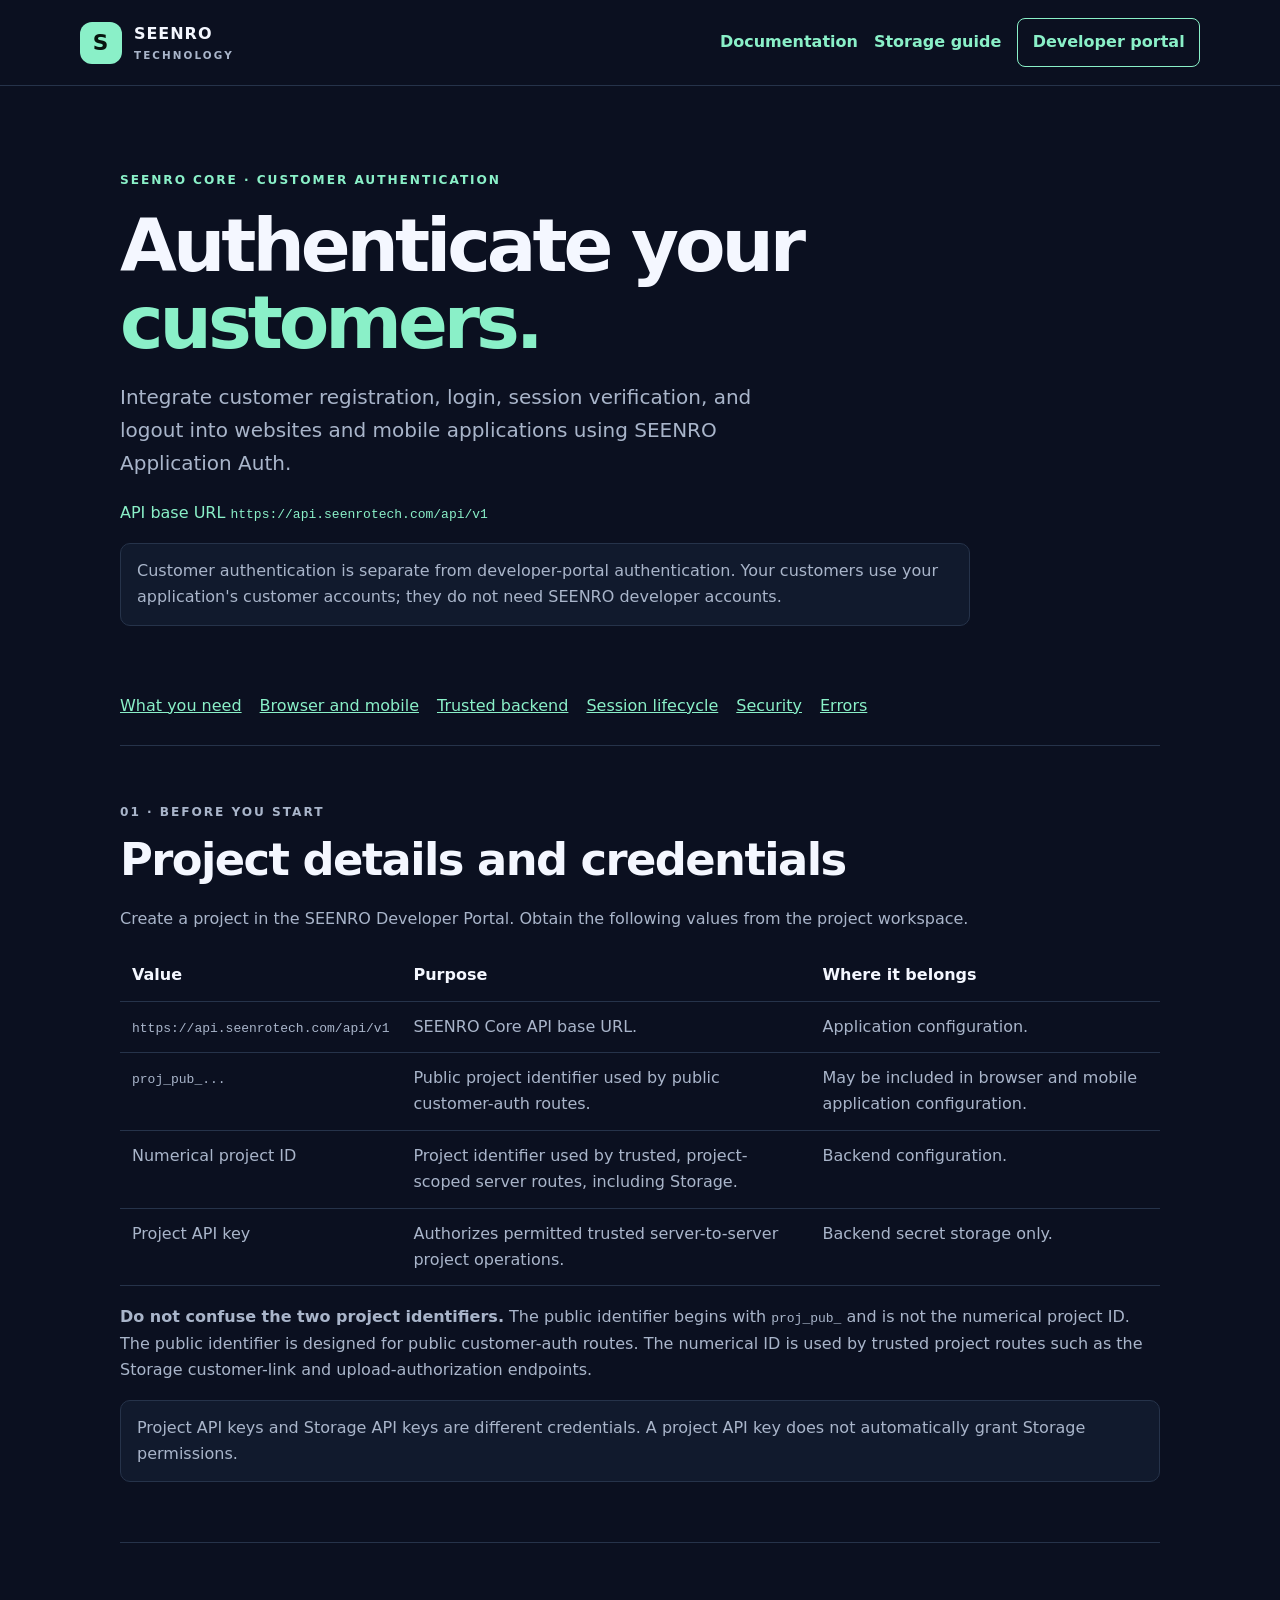
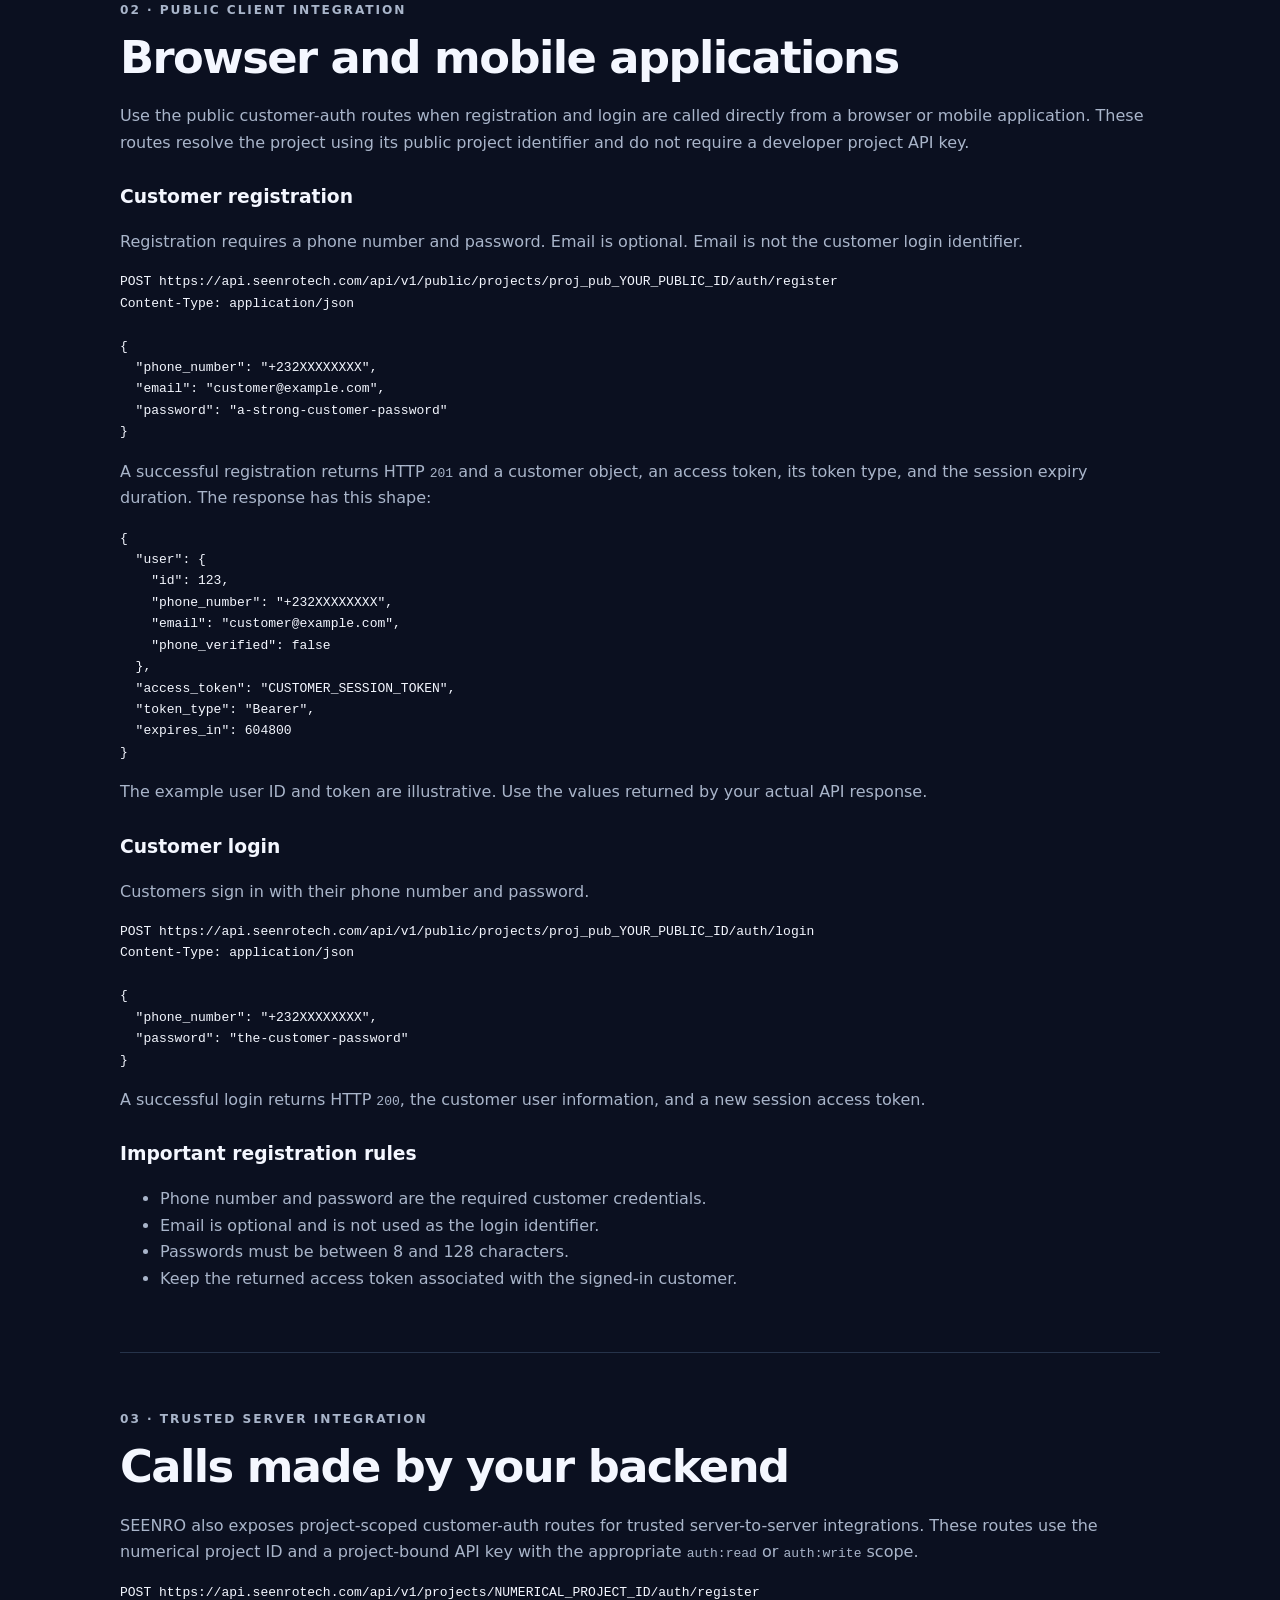
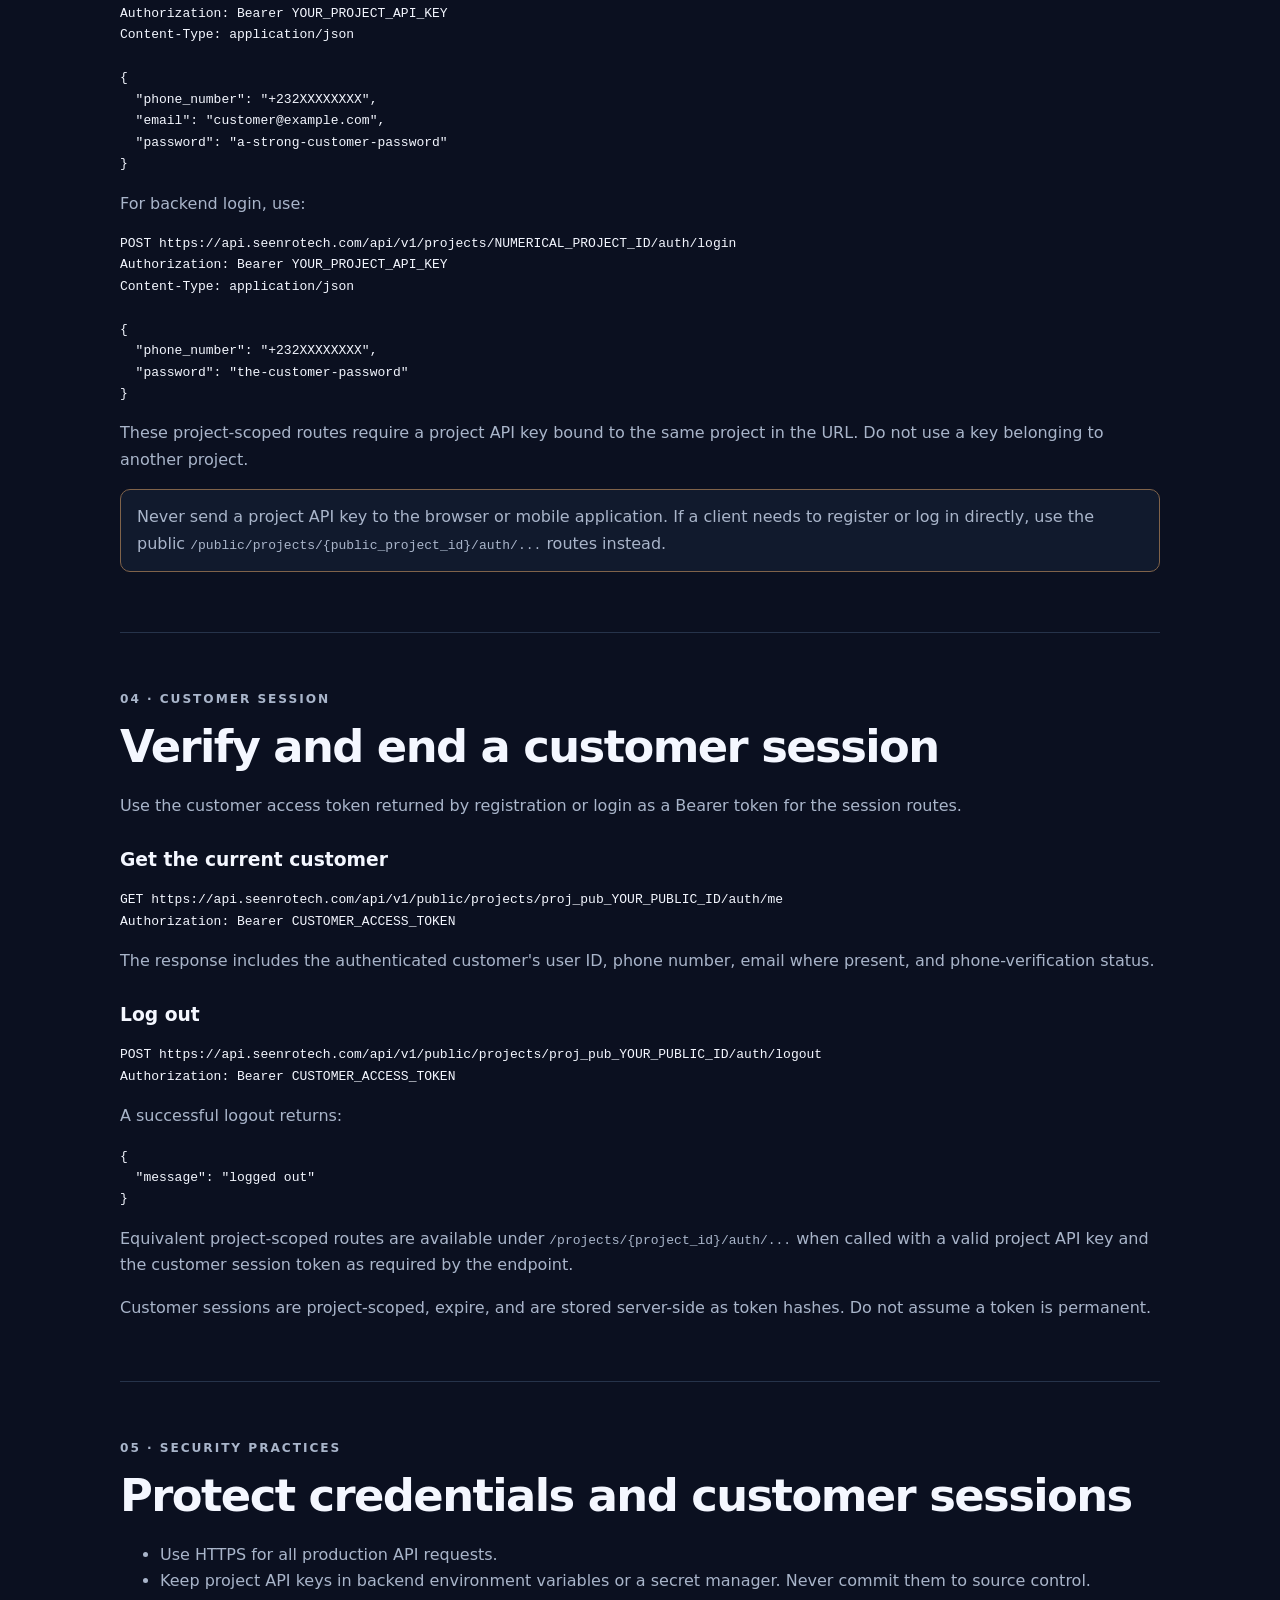
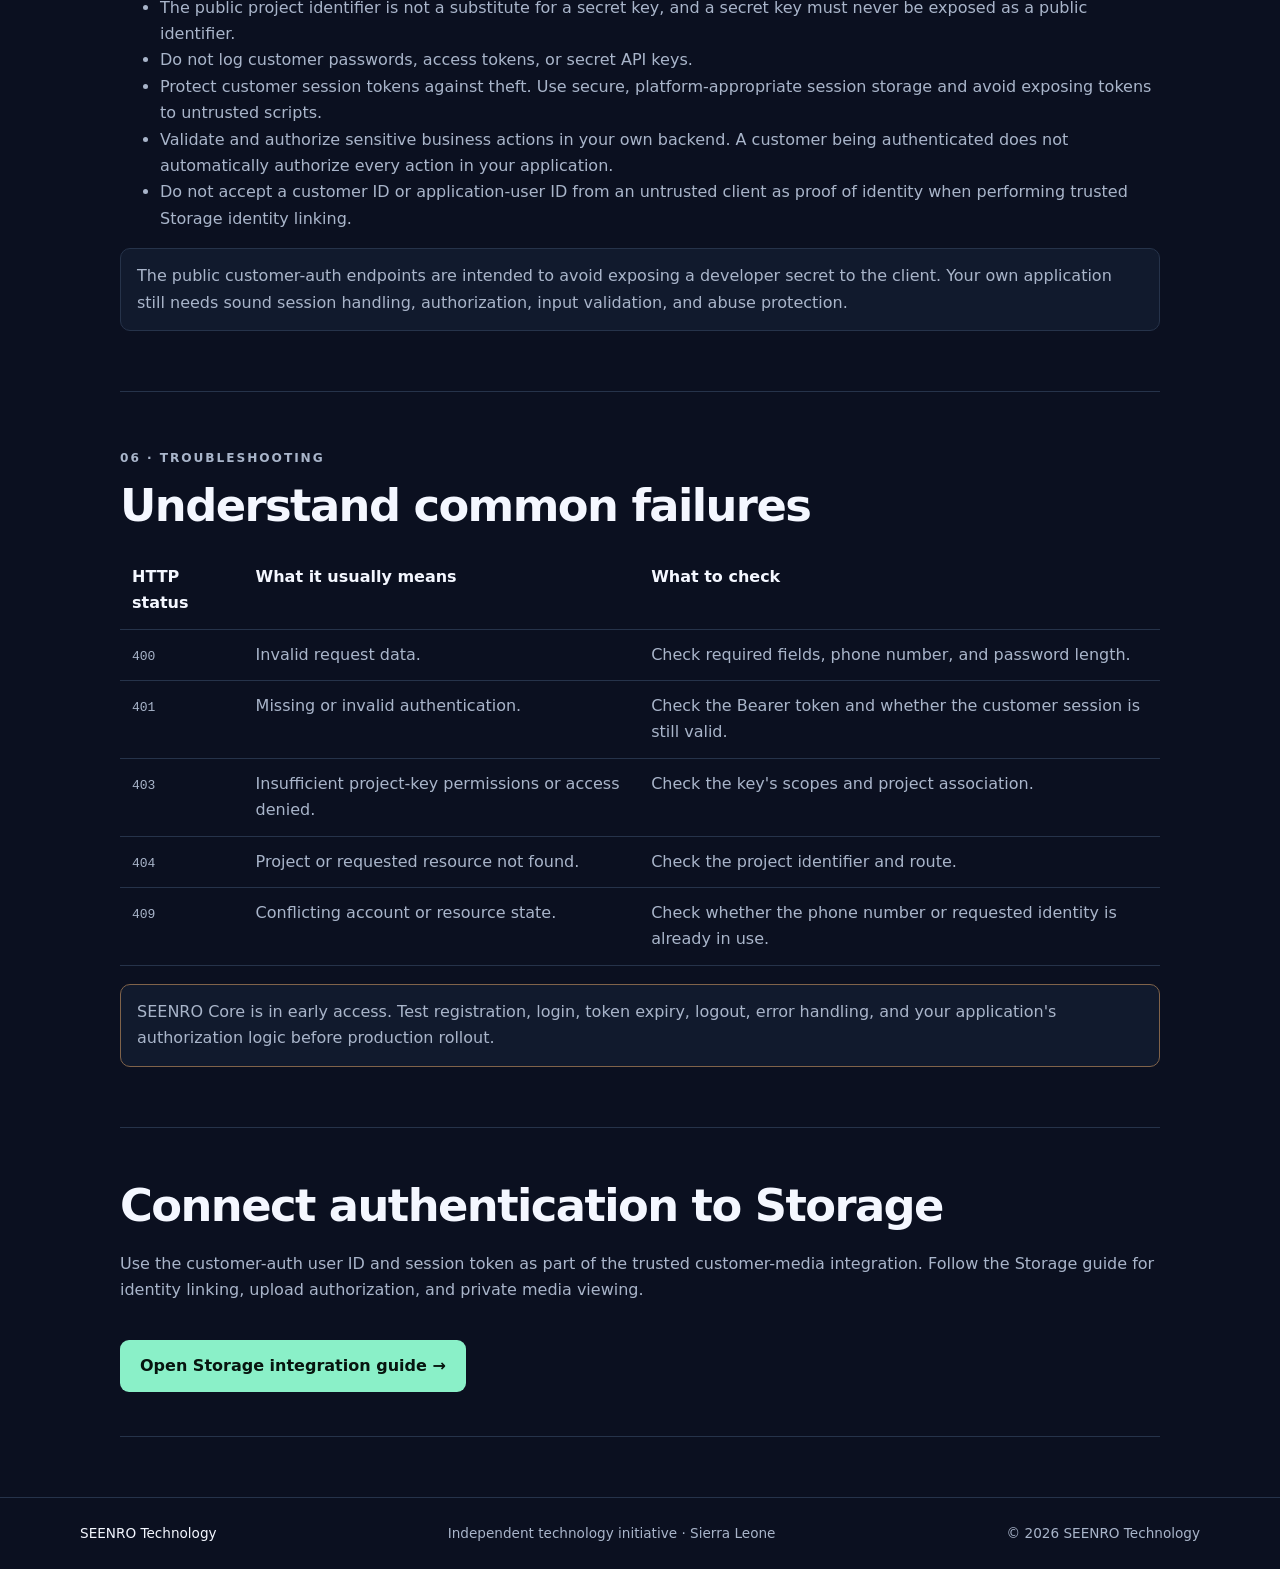
<file: customer-auth.html>
<!doctype html>
<html lang="en">
<head>
  <meta charset="UTF-8">
  <meta name="viewport" content="width=device-width, initial-scale=1">
  <meta name="theme-color" content="#0b1020">
  <meta name="description" content="Integrate SEENRO customer authentication into your website, mobile app, or backend.">
  <title>Customer Authentication Integration | SEENRO Developer Portal</title>
  <link rel="stylesheet" href="style.css">
</head>
<body>
<header class="topbar">
  <a class="brand" href="index.html"><span class="brand-mark">S</span><span>SEENRO <small>TECHNOLOGY</small></span></a>
  <nav class="top-nav">
    <a class="back-link" href="docs.html">Documentation</a>
    <a class="back-link" href="storage-integration.html">Storage guide</a>
    <a class="nav-register" href="login.html">Developer portal</a>
  </nav>
</header>

<main class="docs-main">
  <section class="docs-hero">
    <p class="eyebrow">SEENRO CORE · CUSTOMER AUTHENTICATION</p>
    <h1>Authenticate your <span>customers.</span></h1>
    <p class="intro">Integrate customer registration, login, session verification, and logout into websites and mobile applications using SEENRO Application Auth.</p>
    <p class="docs-meta">API base URL <code>https://api.seenrotech.com/api/v1</code></p>
    <p class="docs-caution">Customer authentication is separate from developer-portal authentication. Your customers use your application's customer accounts; they do not need SEENRO developer accounts.</p>
  </section>

  <nav class="docs-toc">
    <a href="#credentials">What you need</a>
    <a href="#public">Browser and mobile</a>
    <a href="#backend">Trusted backend</a>
    <a href="#sessions">Session lifecycle</a>
    <a href="#security">Security</a>
    <a href="#errors">Errors</a>
  </nav>

  <section class="docs-section" id="credentials">
    <p class="eyebrow">01 · BEFORE YOU START</p>
    <h2>Project details and credentials</h2>
    <p>Create a project in the SEENRO Developer Portal. Obtain the following values from the project workspace.</p>
    <table class="docs-table">
      <thead><tr><th>Value</th><th>Purpose</th><th>Where it belongs</th></tr></thead>
      <tbody>
        <tr><td><code>https://api.seenrotech.com/api/v1</code></td><td>SEENRO Core API base URL.</td><td>Application configuration.</td></tr>
        <tr><td><code>proj_pub_...</code></td><td>Public project identifier used by public customer-auth routes.</td><td>May be included in browser and mobile application configuration.</td></tr>
        <tr><td>Numerical project ID</td><td>Project identifier used by trusted, project-scoped server routes, including Storage.</td><td>Backend configuration.</td></tr>
        <tr><td>Project API key</td><td>Authorizes permitted trusted server-to-server project operations.</td><td>Backend secret storage only.</td></tr>
      </tbody>
    </table>
    <p><strong>Do not confuse the two project identifiers.</strong> The public identifier begins with <code>proj_pub_</code> and is not the numerical project ID. The public identifier is designed for public customer-auth routes. The numerical ID is used by trusted project routes such as the Storage customer-link and upload-authorization endpoints.</p>
    <p class="docs-note">Project API keys and Storage API keys are different credentials. A project API key does not automatically grant Storage permissions.</p>
  </section>

  <section class="docs-section" id="public">
    <p class="eyebrow">02 · PUBLIC CLIENT INTEGRATION</p>
    <h2>Browser and mobile applications</h2>
    <p>Use the public customer-auth routes when registration and login are called directly from a browser or mobile application. These routes resolve the project using its public project identifier and do not require a developer project API key.</p>
    <h3>Customer registration</h3>
    <p>Registration requires a phone number and password. Email is optional. Email is not the customer login identifier.</p>
    <pre><code>POST https://api.seenrotech.com/api/v1/public/projects/proj_pub_YOUR_PUBLIC_ID/auth/register
Content-Type: application/json

{
  "phone_number": "+232XXXXXXXX",
  "email": "customer@example.com",
  "password": "a-strong-customer-password"
}</code></pre>
    <p>A successful registration returns HTTP <code>201</code> and a customer object, an access token, its token type, and the session expiry duration. The response has this shape:</p>
    <pre><code>{
  "user": {
    "id": 123,
    "phone_number": "+232XXXXXXXX",
    "email": "customer@example.com",
    "phone_verified": false
  },
  "access_token": "CUSTOMER_SESSION_TOKEN",
  "token_type": "Bearer",
  "expires_in": 604800
}</code></pre>
    <p>The example user ID and token are illustrative. Use the values returned by your actual API response.</p>

    <h3>Customer login</h3>
    <p>Customers sign in with their phone number and password.</p>
    <pre><code>POST https://api.seenrotech.com/api/v1/public/projects/proj_pub_YOUR_PUBLIC_ID/auth/login
Content-Type: application/json

{
  "phone_number": "+232XXXXXXXX",
  "password": "the-customer-password"
}</code></pre>
    <p>A successful login returns HTTP <code>200</code>, the customer user information, and a new session access token.</p>

    <h3>Important registration rules</h3>
    <ul>
      <li>Phone number and password are the required customer credentials.</li>
      <li>Email is optional and is not used as the login identifier.</li>
      <li>Passwords must be between 8 and 128 characters.</li>
      <li>Keep the returned access token associated with the signed-in customer.</li>
    </ul>
  </section>

  <section class="docs-section" id="backend">
    <p class="eyebrow">03 · TRUSTED SERVER INTEGRATION</p>
    <h2>Calls made by your backend</h2>
    <p>SEENRO also exposes project-scoped customer-auth routes for trusted server-to-server integrations. These routes use the numerical project ID and a project-bound API key with the appropriate <code>auth:read</code> or <code>auth:write</code> scope.</p>
    <pre><code>POST https://api.seenrotech.com/api/v1/projects/NUMERICAL_PROJECT_ID/auth/register
Authorization: Bearer YOUR_PROJECT_API_KEY
Content-Type: application/json

{
  "phone_number": "+232XXXXXXXX",
  "email": "customer@example.com",
  "password": "a-strong-customer-password"
}</code></pre>
    <p>For backend login, use:</p>
    <pre><code>POST https://api.seenrotech.com/api/v1/projects/NUMERICAL_PROJECT_ID/auth/login
Authorization: Bearer YOUR_PROJECT_API_KEY
Content-Type: application/json

{
  "phone_number": "+232XXXXXXXX",
  "password": "the-customer-password"
}</code></pre>
    <p>These project-scoped routes require a project API key bound to the same project in the URL. Do not use a key belonging to another project.</p>
    <p class="docs-warning">Never send a project API key to the browser or mobile application. If a client needs to register or log in directly, use the public <code>/public/projects/{public_project_id}/auth/...</code> routes instead.</p>
  </section>

  <section class="docs-section" id="sessions">
    <p class="eyebrow">04 · CUSTOMER SESSION</p>
    <h2>Verify and end a customer session</h2>
    <p>Use the customer access token returned by registration or login as a Bearer token for the session routes.</p>
    <h3>Get the current customer</h3>
    <pre><code>GET https://api.seenrotech.com/api/v1/public/projects/proj_pub_YOUR_PUBLIC_ID/auth/me
Authorization: Bearer CUSTOMER_ACCESS_TOKEN</code></pre>
    <p>The response includes the authenticated customer's user ID, phone number, email where present, and phone-verification status.</p>
    <h3>Log out</h3>
    <pre><code>POST https://api.seenrotech.com/api/v1/public/projects/proj_pub_YOUR_PUBLIC_ID/auth/logout
Authorization: Bearer CUSTOMER_ACCESS_TOKEN</code></pre>
    <p>A successful logout returns:</p>
    <pre><code>{
  "message": "logged out"
}</code></pre>
    <p>Equivalent project-scoped routes are available under <code>/projects/{project_id}/auth/...</code> when called with a valid project API key and the customer session token as required by the endpoint.</p>
    <p>Customer sessions are project-scoped, expire, and are stored server-side as token hashes. Do not assume a token is permanent.</p>
  </section>

  <section class="docs-section" id="security">
    <p class="eyebrow">05 · SECURITY PRACTICES</p>
    <h2>Protect credentials and customer sessions</h2>
    <ul>
      <li>Use HTTPS for all production API requests.</li>
      <li>Keep project API keys in backend environment variables or a secret manager. Never commit them to source control.</li>
      <li>The public project identifier is not a substitute for a secret key, and a secret key must never be exposed as a public identifier.</li>
      <li>Do not log customer passwords, access tokens, or secret API keys.</li>
      <li>Protect customer session tokens against theft. Use secure, platform-appropriate session storage and avoid exposing tokens to untrusted scripts.</li>
      <li>Validate and authorize sensitive business actions in your own backend. A customer being authenticated does not automatically authorize every action in your application.</li>
      <li>Do not accept a customer ID or application-user ID from an untrusted client as proof of identity when performing trusted Storage identity linking.</li>
    </ul>
    <p class="docs-note">The public customer-auth endpoints are intended to avoid exposing a developer secret to the client. Your own application still needs sound session handling, authorization, input validation, and abuse protection.</p>
  </section>

  <section class="docs-section" id="errors">
    <p class="eyebrow">06 · TROUBLESHOOTING</p>
    <h2>Understand common failures</h2>
    <table class="docs-table">
      <thead><tr><th>HTTP status</th><th>What it usually means</th><th>What to check</th></tr></thead>
      <tbody>
        <tr><td><code>400</code></td><td>Invalid request data.</td><td>Check required fields, phone number, and password length.</td></tr>
        <tr><td><code>401</code></td><td>Missing or invalid authentication.</td><td>Check the Bearer token and whether the customer session is still valid.</td></tr>
        <tr><td><code>403</code></td><td>Insufficient project-key permissions or access denied.</td><td>Check the key's scopes and project association.</td></tr>
        <tr><td><code>404</code></td><td>Project or requested resource not found.</td><td>Check the project identifier and route.</td></tr>
        <tr><td><code>409</code></td><td>Conflicting account or resource state.</td><td>Check whether the phone number or requested identity is already in use.</td></tr>

      </tbody>
    </table>

    <p class="docs-warning">SEENRO Core is in early access. Test registration, login, token expiry, logout, error handling, and your application's authorization logic before production rollout.</p>
  </section>

  <section class="docs-section docs-help">
    <h2>Connect authentication to Storage</h2>
    <p>Use the customer-auth user ID and session token as part of the trusted customer-media integration. Follow the Storage guide for identity linking, upload authorization, and private media viewing.</p>
    <a class="primary-button" href="storage-integration.html">Open Storage integration guide →</a>
  </section>
</main>
<footer>
  <a href="https://seenrotech.com/">SEENRO Technology</a>
  <span>Independent technology initiative · Sierra Leone</span>
  <span>© 2026 SEENRO Technology</span>
</footer>
</body>
</html>
</file>
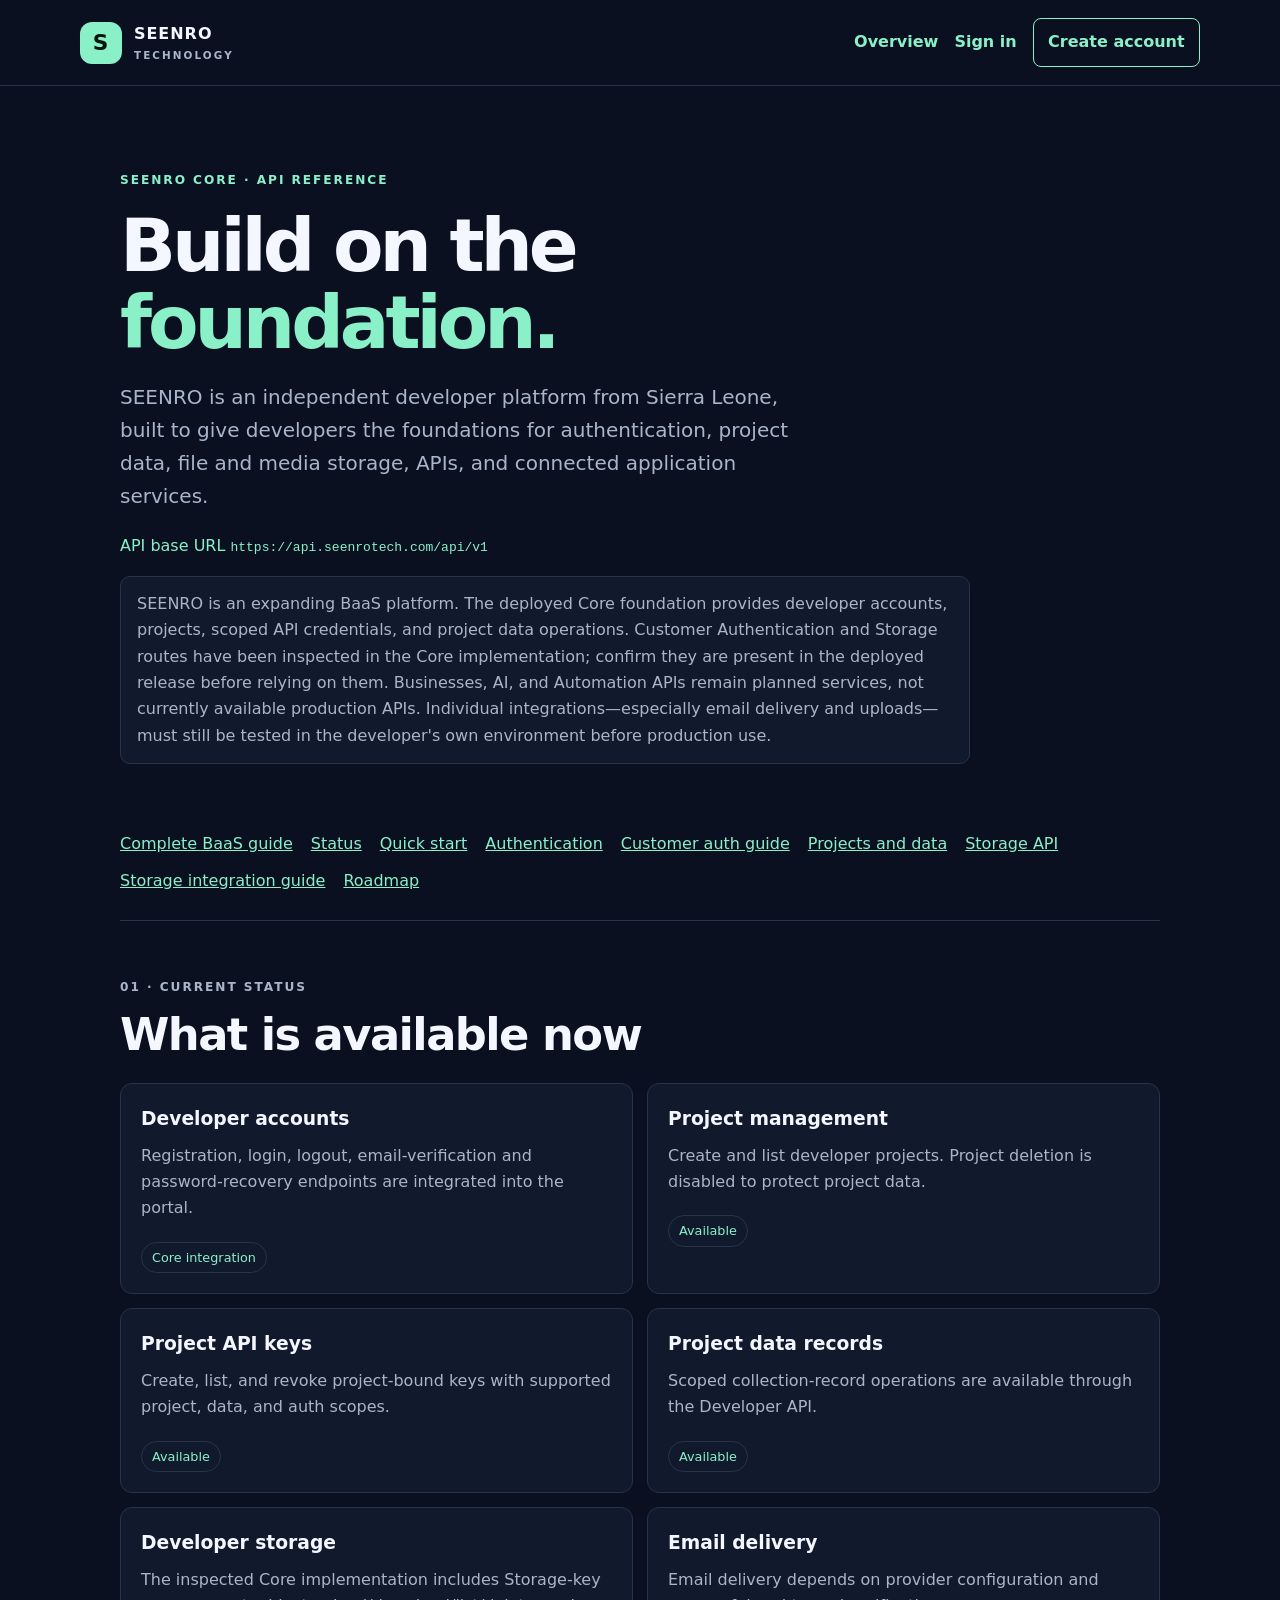
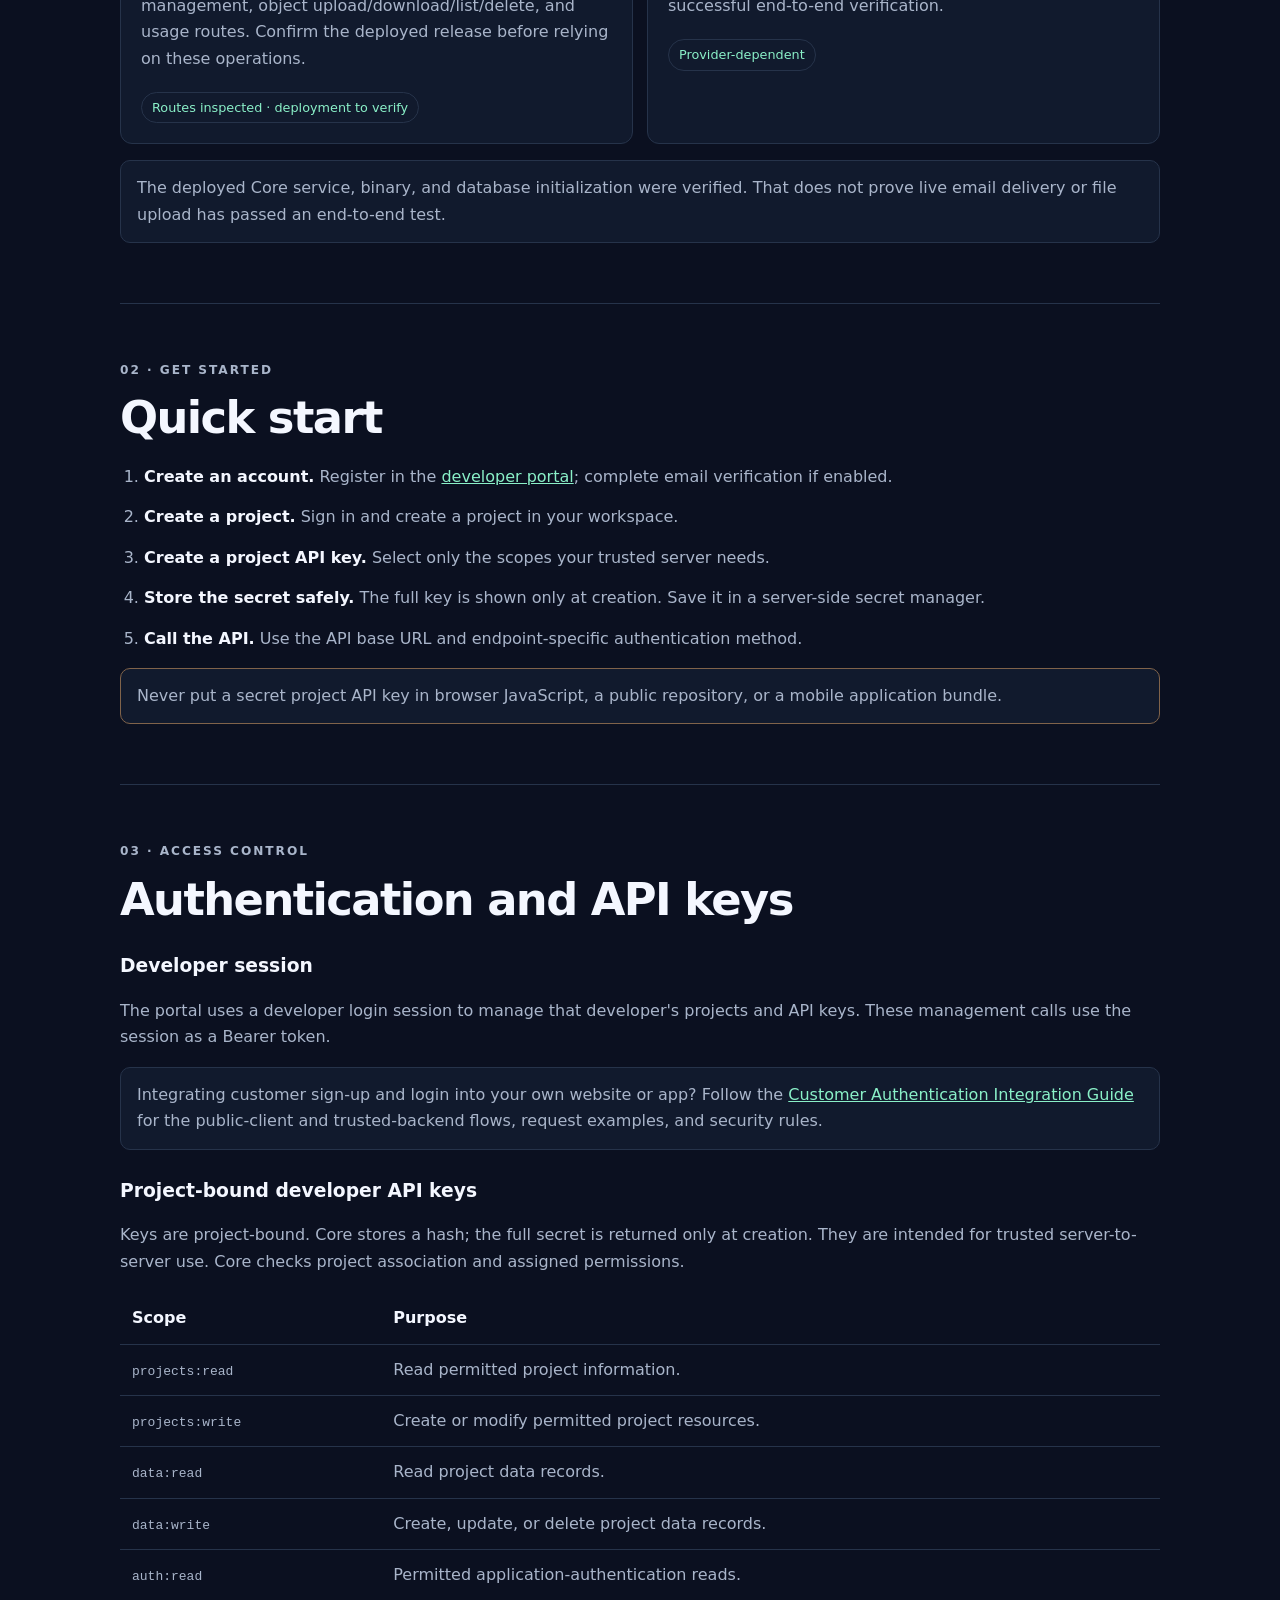
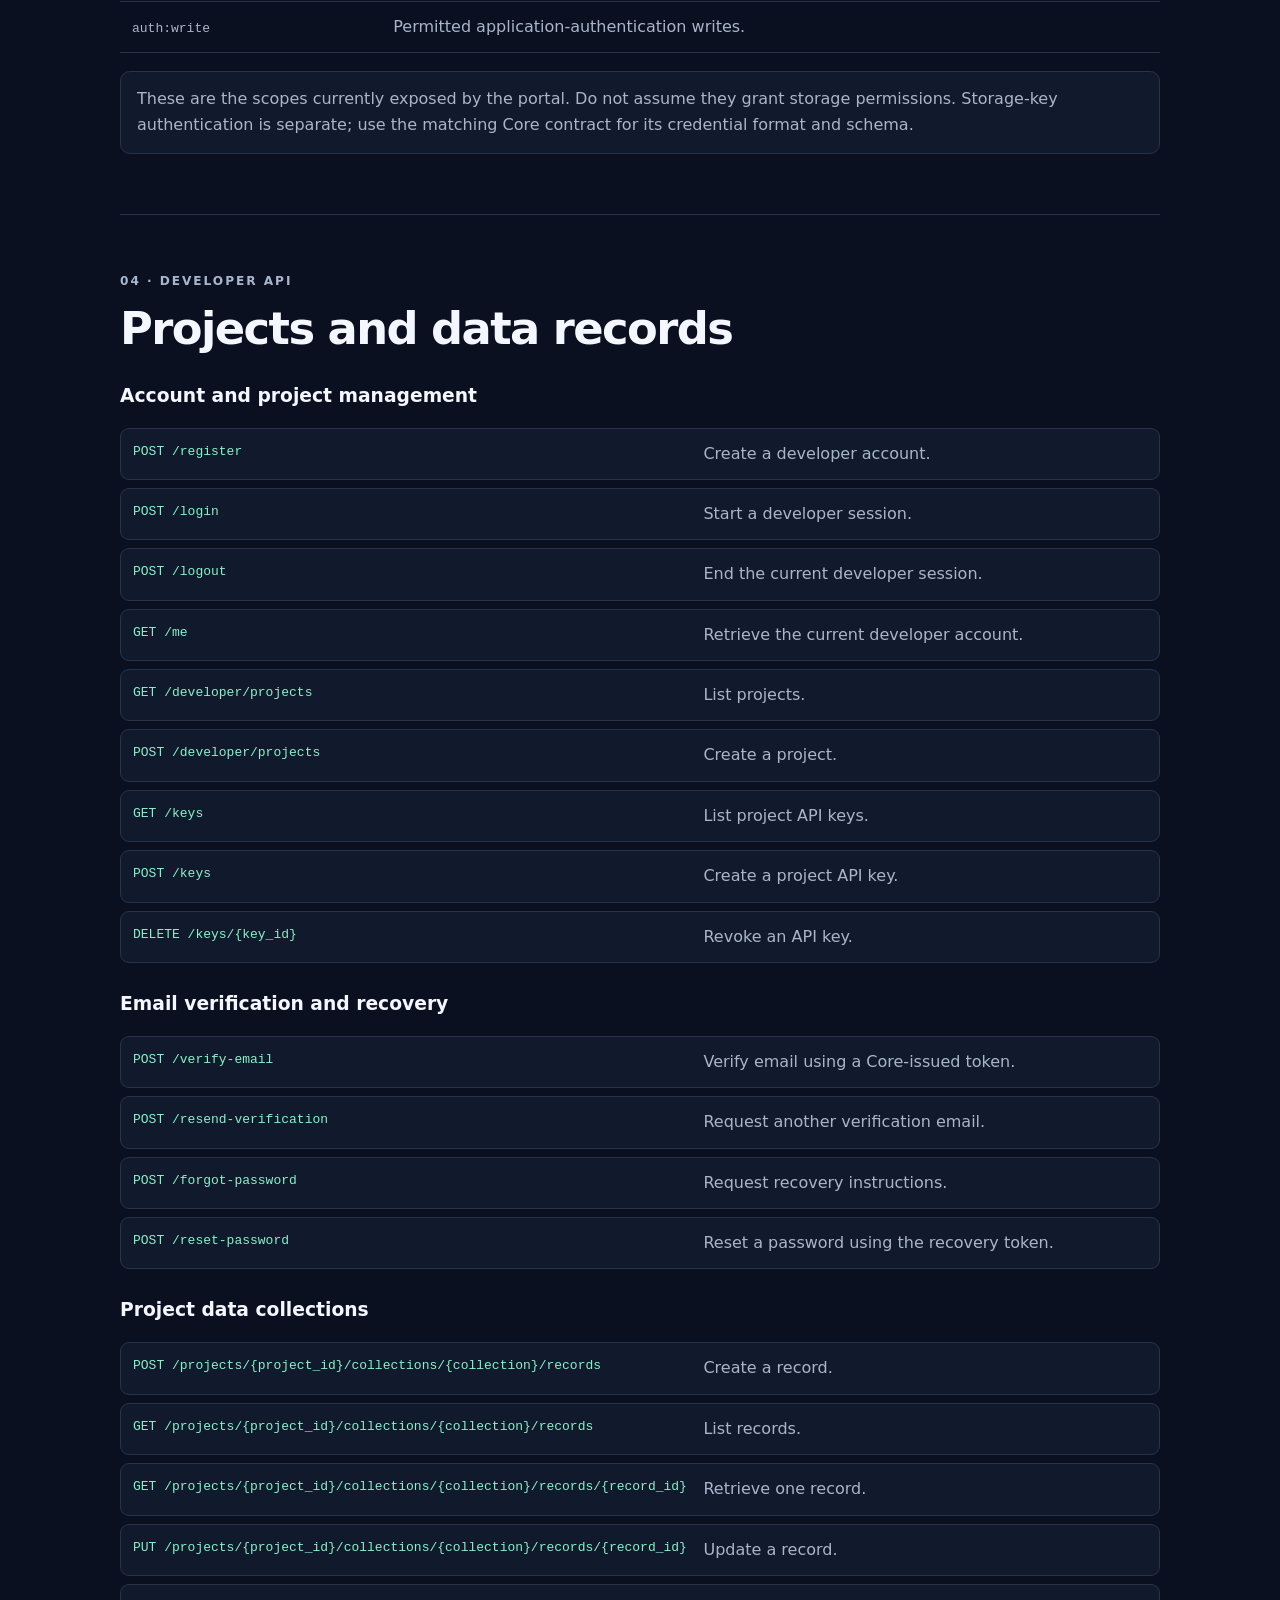
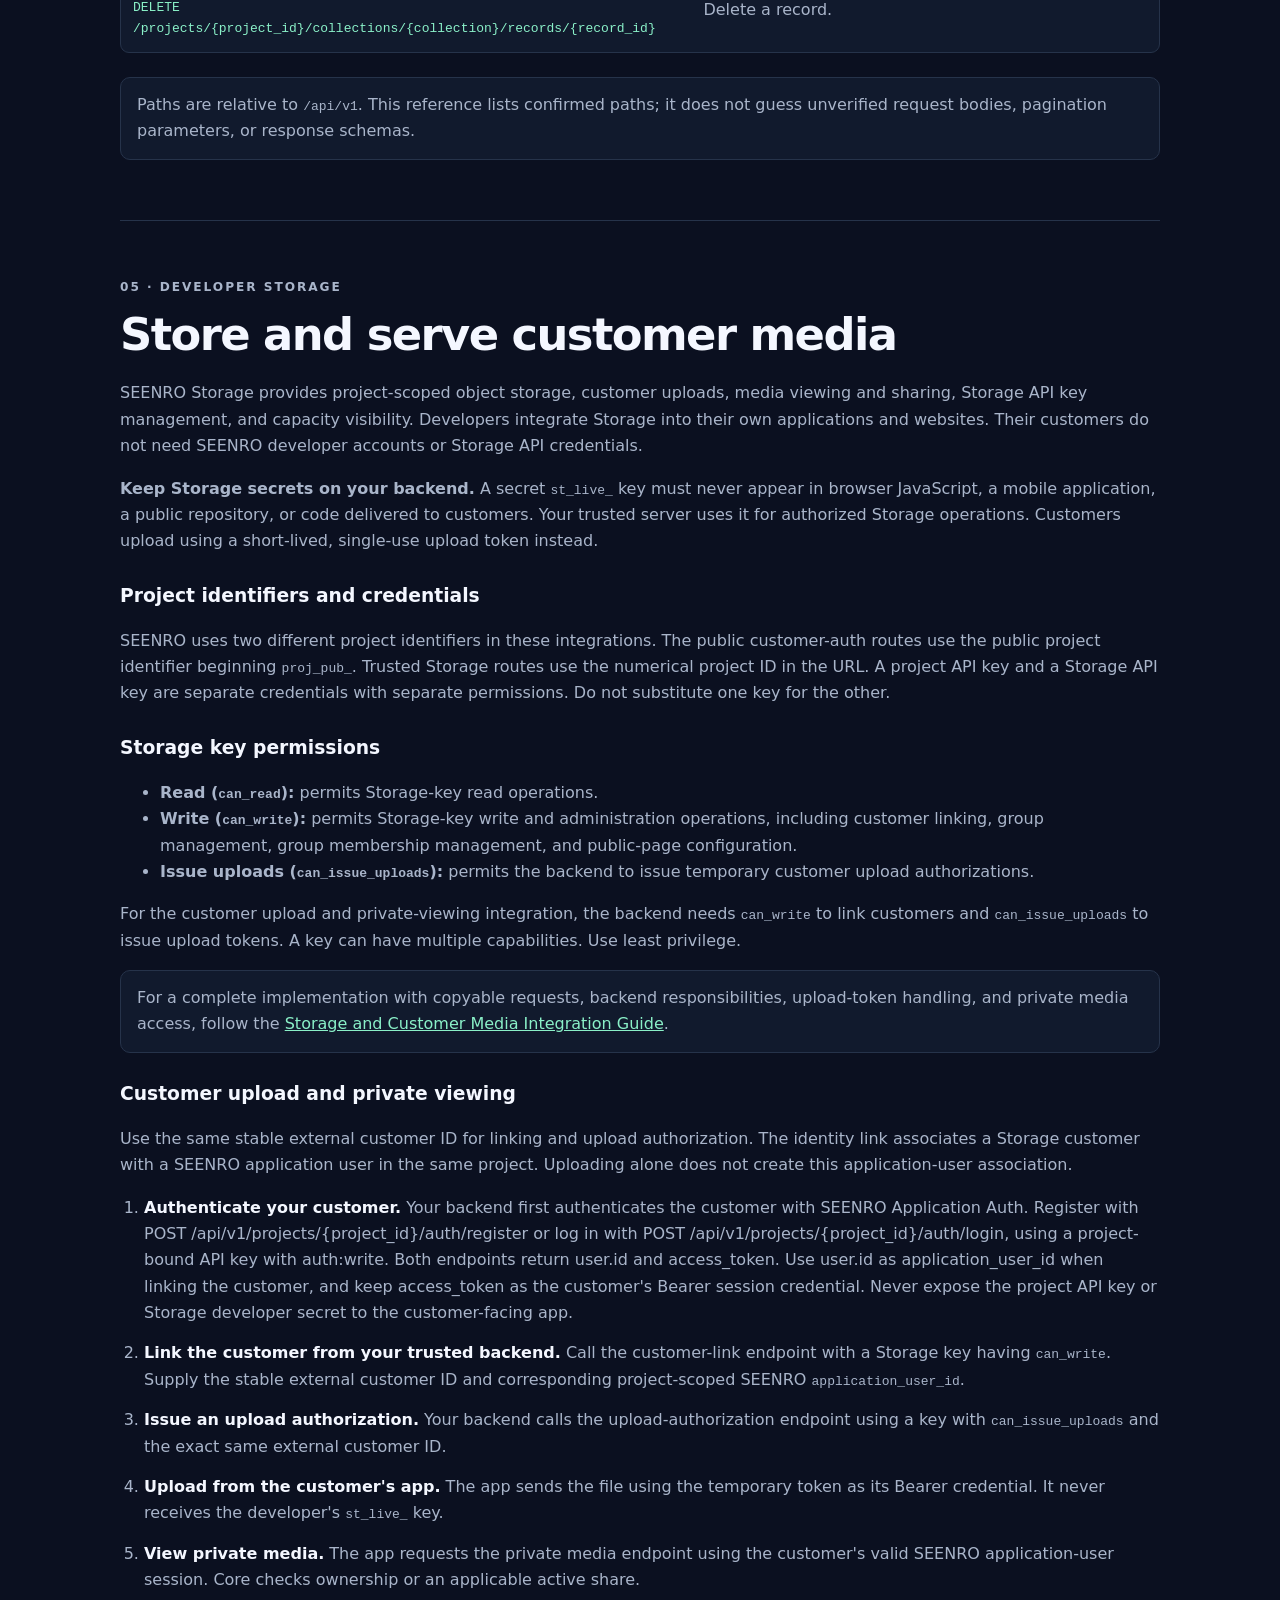
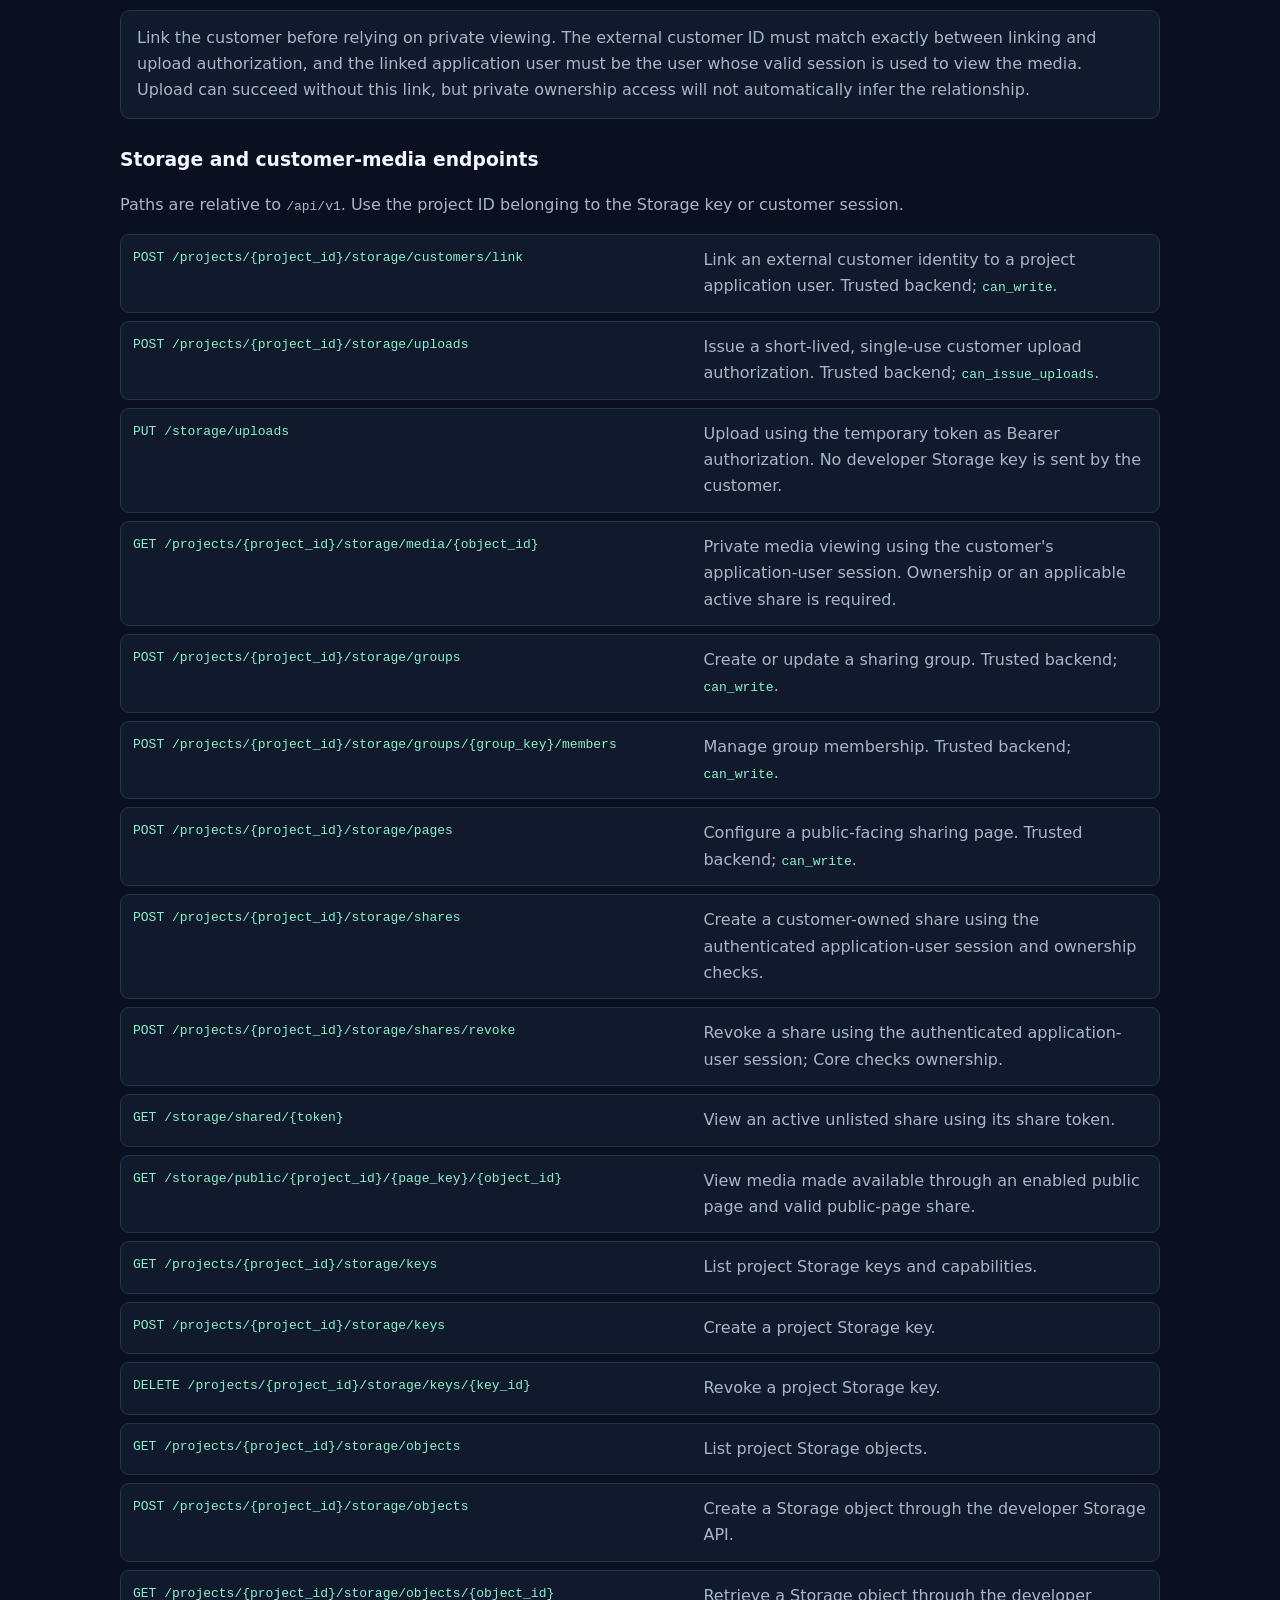
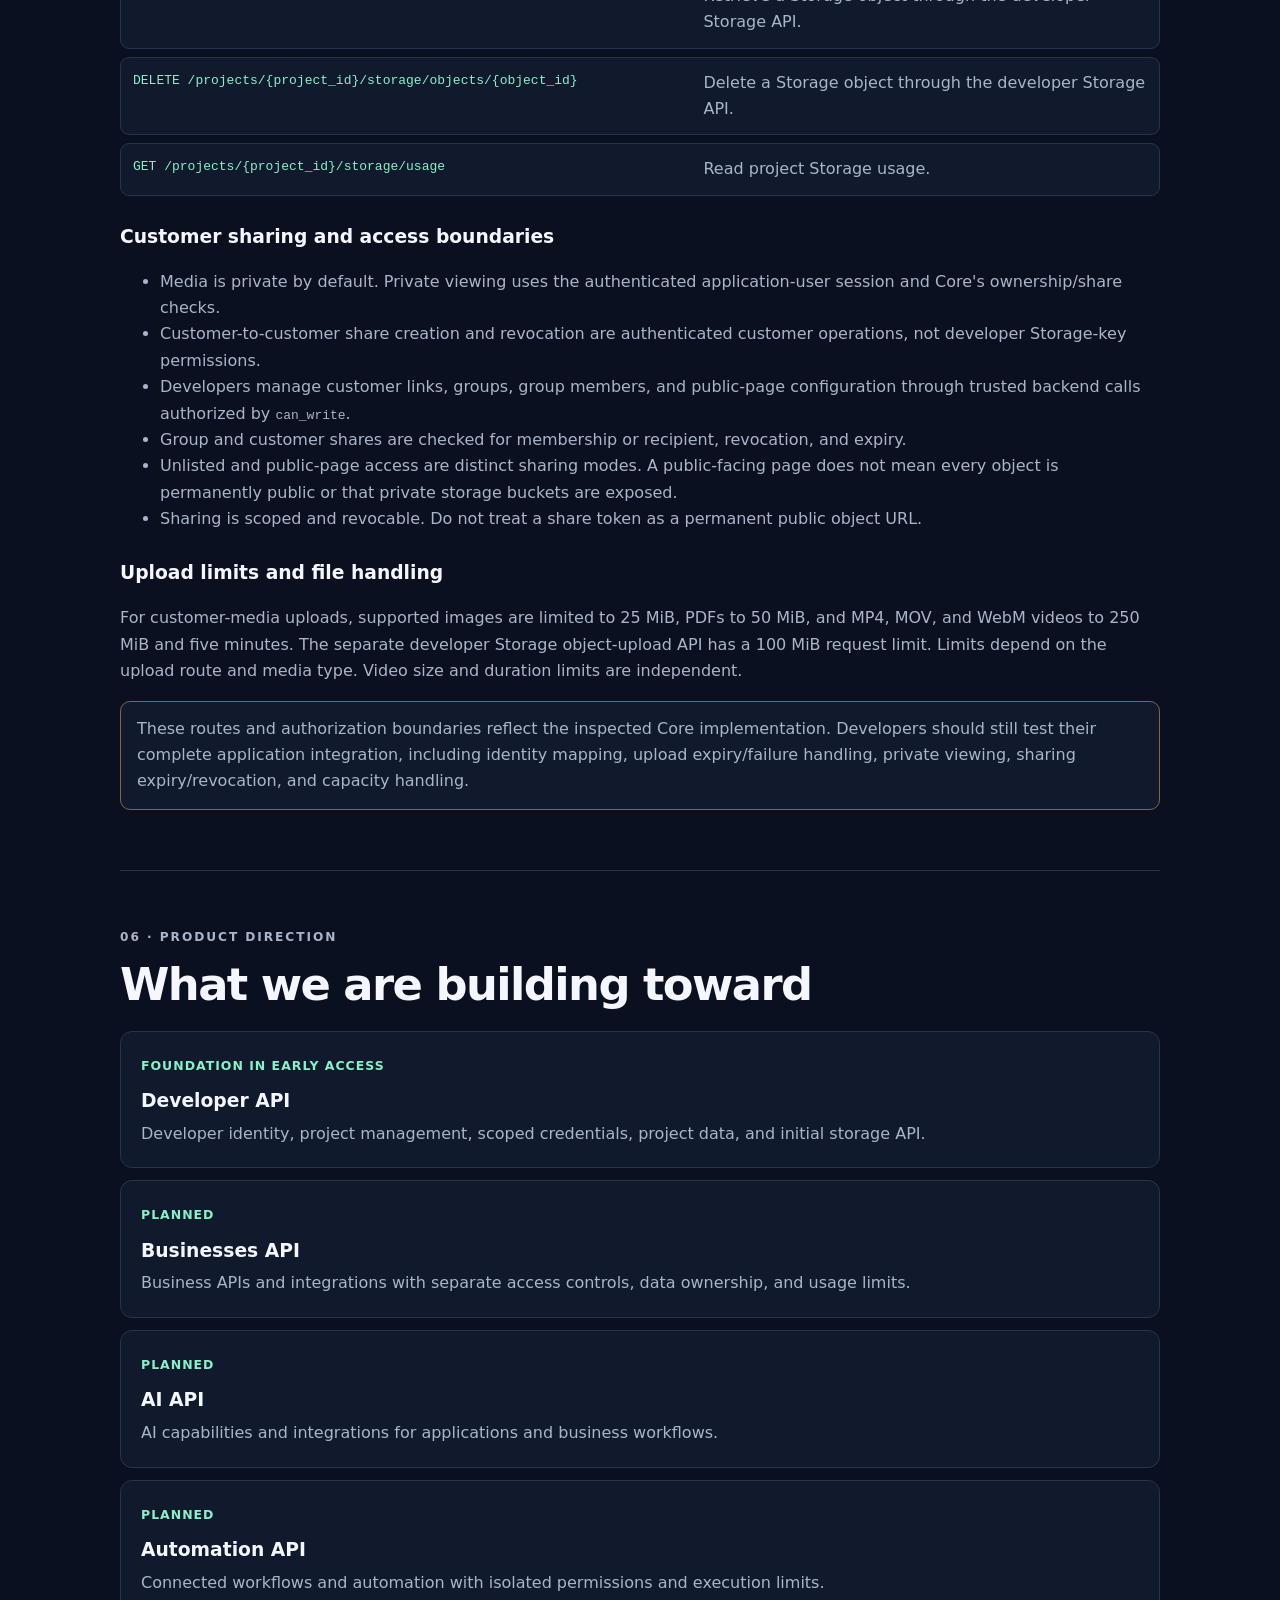
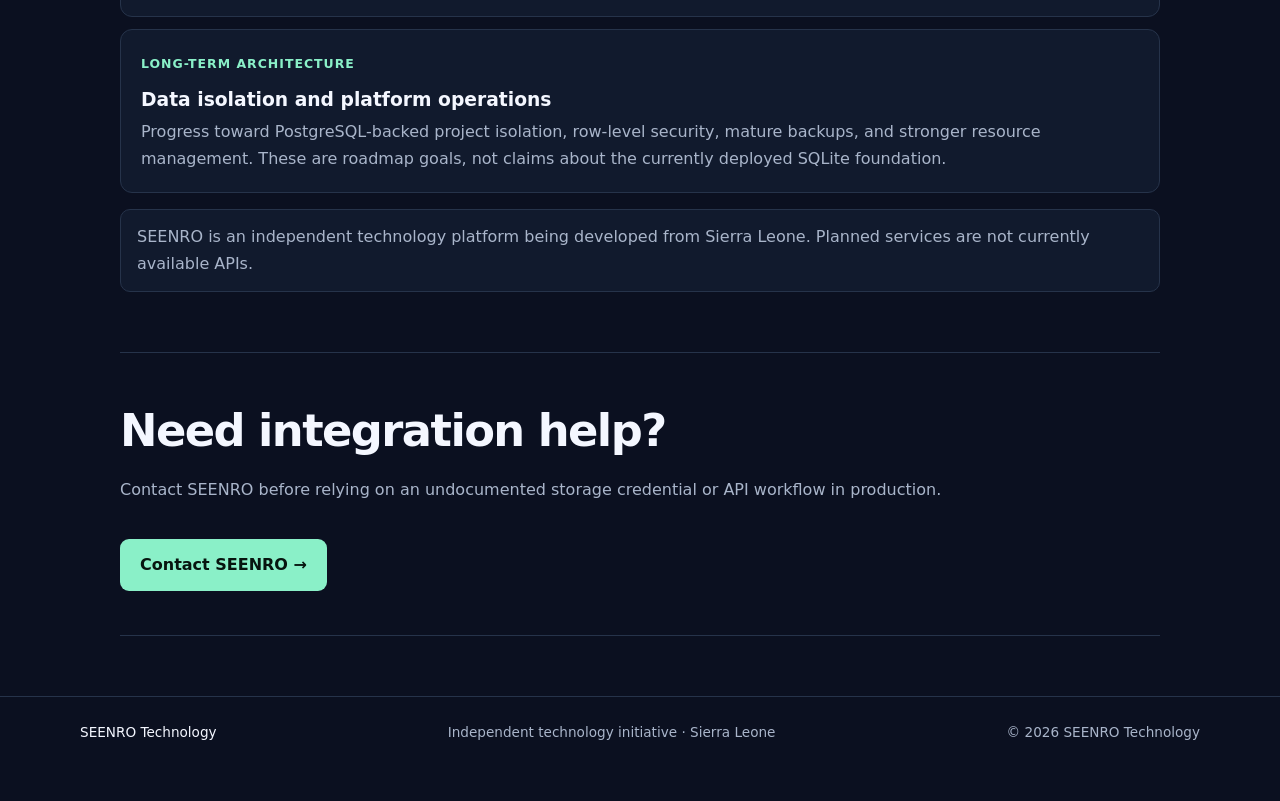
<file: docs.html>
<!doctype html>
<html lang="en"><head><meta charset="UTF-8"><meta name="viewport" content="width=device-width, initial-scale=1">
<meta name="theme-color" content="#0b1020"><meta name="description" content="SEENRO Core API documentation, storage packages, and roadmap.">
<title>Documentation | SEENRO Developer Portal</title><link rel="stylesheet" href="style.css"></head>
<body>
<header class="topbar"><a class="brand" href="index.html"><span class="brand-mark">S</span><span>SEENRO <small>TECHNOLOGY</small></span></a>
<nav class="top-nav"><a class="back-link" href="index.html">Overview</a><a class="back-link" href="login.html">Sign in</a><a class="nav-register" href="register.html">Create account</a></nav></header>
<main class="docs-main">
<section class="docs-hero"><p class="eyebrow">SEENRO CORE · API REFERENCE</p><h1>Build on the <span>foundation.</span></h1>
<p class="intro">SEENRO is an independent developer platform from Sierra Leone, built to give developers the foundations for authentication, project data, file and media storage, APIs, and connected application services.</p>
<p class="docs-meta">API base URL <code>https://api.seenrotech.com/api/v1</code></p>
<p class="docs-caution">SEENRO is an expanding BaaS platform. The deployed Core foundation provides developer accounts, projects, scoped API credentials, and project data operations. Customer Authentication and Storage routes have been inspected in the Core implementation; confirm they are present in the deployed release before relying on them. Businesses, AI, and Automation APIs remain planned services, not currently available production APIs. Individual integrations—especially email delivery and uploads—must still be tested in the developer's own environment before production use.</p></section>
<nav class="docs-toc"><a href="baas.html">Complete BaaS guide</a><a href="#status">Status</a><a href="#quickstart">Quick start</a><a href="#auth">Authentication</a><a href="customer-auth.html">Customer auth guide</a><a href="#projects">Projects and data</a><a href="#storage">Storage API</a><a href="storage-integration.html">Storage integration guide</a><a href="#roadmap">Roadmap</a></nav>

<section class="docs-section" id="status"><p class="eyebrow">01 · CURRENT STATUS</p><h2>What is available now</h2><div class="docs-grid">
<article class="docs-card"><h3>Developer accounts</h3><p>Registration, login, logout, email-verification and password-recovery endpoints are integrated into the portal.</p><span class="status">Core integration</span></article>
<article class="docs-card"><h3>Project management</h3><p>Create and list developer projects. Project deletion is disabled to protect project data.</p><span class="status">Available</span></article>
<article class="docs-card"><h3>Project API keys</h3><p>Create, list, and revoke project-bound keys with supported project, data, and auth scopes.</p><span class="status">Available</span></article>
<article class="docs-card"><h3>Project data records</h3><p>Scoped collection-record operations are available through the Developer API.</p><span class="status">Available</span></article>
<article class="docs-card"><h3>Developer storage</h3><p>The inspected Core implementation includes Storage-key management, object upload/download/list/delete, and usage routes. Confirm the deployed release before relying on these operations.</p><span class="status">Routes inspected · deployment to verify</span></article>
<article class="docs-card"><h3>Email delivery</h3><p>Email delivery depends on provider configuration and successful end-to-end verification.</p><span class="status">Provider-dependent</span></article>
</div><p class="docs-note">The deployed Core service, binary, and database initialization were verified. That does not prove live email delivery or file upload has passed an end-to-end test.</p></section>

<section class="docs-section" id="quickstart"><p class="eyebrow">02 · GET STARTED</p><h2>Quick start</h2><ol class="docs-steps">
<li><strong>Create an account.</strong> Register in the <a href="register.html">developer portal</a>; complete email verification if enabled.</li>
<li><strong>Create a project.</strong> Sign in and create a project in your workspace.</li>
<li><strong>Create a project API key.</strong> Select only the scopes your trusted server needs.</li>
<li><strong>Store the secret safely.</strong> The full key is shown only at creation. Save it in a server-side secret manager.</li>
<li><strong>Call the API.</strong> Use the API base URL and endpoint-specific authentication method.</li></ol>
<p class="docs-warning">Never put a secret project API key in browser JavaScript, a public repository, or a mobile application bundle.</p></section>

<section class="docs-section" id="auth"><p class="eyebrow">03 · ACCESS CONTROL</p><h2>Authentication and API keys</h2>
<h3>Developer session</h3><p>The portal uses a developer login session to manage that developer's projects and API keys. These management calls use the session as a Bearer token.</p>
<p class="docs-note">Integrating customer sign-up and login into your own website or app? Follow the <a href="customer-auth.html">Customer Authentication Integration Guide</a> for the public-client and trusted-backend flows, request examples, and security rules.</p><h3>Project-bound developer API keys</h3><p>Keys are project-bound. Core stores a hash; the full secret is returned only at creation. They are intended for trusted server-to-server use. Core checks project association and assigned permissions.</p>
<table class="docs-table"><thead><tr><th>Scope</th><th>Purpose</th></tr></thead><tbody>
<tr><td><code>projects:read</code></td><td>Read permitted project information.</td></tr><tr><td><code>projects:write</code></td><td>Create or modify permitted project resources.</td></tr>
<tr><td><code>data:read</code></td><td>Read project data records.</td></tr><tr><td><code>data:write</code></td><td>Create, update, or delete project data records.</td></tr>
<tr><td><code>auth:read</code></td><td>Permitted application-authentication reads.</td></tr><tr><td><code>auth:write</code></td><td>Permitted application-authentication writes.</td></tr></tbody></table>
<p class="docs-note">These are the scopes currently exposed by the portal. Do not assume they grant storage permissions. Storage-key authentication is separate; use the matching Core contract for its credential format and schema.</p></section>

<section class="docs-section" id="projects"><p class="eyebrow">04 · DEVELOPER API</p><h2>Projects and data records</h2><h3>Account and project management</h3><div class="endpoint-list">
<div><code>POST /register</code><span>Create a developer account.</span></div><div><code>POST /login</code><span>Start a developer session.</span></div><div><code>POST /logout</code><span>End the current developer session.</span></div><div><code>GET /me</code><span>Retrieve the current developer account.</span></div><div><code>GET /developer/projects</code><span>List projects.</span></div><div><code>POST /developer/projects</code><span>Create a project.</span></div><div><code>GET /keys</code><span>List project API keys.</span></div><div><code>POST /keys</code><span>Create a project API key.</span></div><div><code>DELETE /keys/{key_id}</code><span>Revoke an API key.</span></div></div>
<h3>Email verification and recovery</h3><div class="endpoint-list">
<div><code>POST /verify-email</code><span>Verify email using a Core-issued token.</span></div><div><code>POST /resend-verification</code><span>Request another verification email.</span></div><div><code>POST /forgot-password</code><span>Request recovery instructions.</span></div><div><code>POST /reset-password</code><span>Reset a password using the recovery token.</span></div></div>
<h3>Project data collections</h3><div class="endpoint-list">
<div><code>POST /projects/{project_id}/collections/{collection}/records</code><span>Create a record.</span></div><div><code>GET /projects/{project_id}/collections/{collection}/records</code><span>List records.</span></div><div><code>GET /projects/{project_id}/collections/{collection}/records/{record_id}</code><span>Retrieve one record.</span></div><div><code>PUT /projects/{project_id}/collections/{collection}/records/{record_id}</code><span>Update a record.</span></div><div><code>DELETE /projects/{project_id}/collections/{collection}/records/{record_id}</code><span>Delete a record.</span></div></div>
<p class="docs-note">Paths are relative to <code>/api/v1</code>. This reference lists confirmed paths; it does not guess unverified request bodies, pagination parameters, or response schemas.</p></section>

<section class="docs-section" id="storage">
<p class="eyebrow">05 · DEVELOPER STORAGE</p>
<h2>Store and serve customer media</h2>
<p>SEENRO Storage provides project-scoped object storage, customer uploads, media viewing and sharing, Storage API key management, and capacity visibility. Developers integrate Storage into their own applications and websites. Their customers do not need SEENRO developer accounts or Storage API credentials.</p>
<p><strong>Keep Storage secrets on your backend.</strong> A secret <code>st_live_</code> key must never appear in browser JavaScript, a mobile application, a public repository, or code delivered to customers. Your trusted server uses it for authorized Storage operations. Customers upload using a short-lived, single-use upload token instead.</p>

<h3>Project identifiers and credentials</h3><p>SEENRO uses two different project identifiers in these integrations. The public customer-auth routes use the public project identifier beginning <code>proj_pub_</code>. Trusted Storage routes use the numerical project ID in the URL. A project API key and a Storage API key are separate credentials with separate permissions. Do not substitute one key for the other.</p><h3>Storage key permissions</h3>
<ul>
<li><strong>Read (<code>can_read</code>):</strong> permits Storage-key read operations.</li>
<li><strong>Write (<code>can_write</code>):</strong> permits Storage-key write and administration operations, including customer linking, group management, group membership management, and public-page configuration.</li>
<li><strong>Issue uploads (<code>can_issue_uploads</code>):</strong> permits the backend to issue temporary customer upload authorizations.</li>
</ul>
<p>For the customer upload and private-viewing integration, the backend needs <code>can_write</code> to link customers and <code>can_issue_uploads</code> to issue upload tokens. A key can have multiple capabilities. Use least privilege.</p>

<p class="docs-note">For a complete implementation with copyable requests, backend responsibilities, upload-token handling, and private media access, follow the <a href="storage-integration.html">Storage and Customer Media Integration Guide</a>.</p><h3>Customer upload and private viewing</h3>
<p>Use the same stable external customer ID for linking and upload authorization. The identity link associates a Storage customer with a SEENRO application user in the same project. Uploading alone does not create this application-user association.</p>
<ol class="docs-steps">
<li><strong>Authenticate your customer.</strong> Your backend first authenticates the customer with SEENRO Application Auth. Register with POST /api/v1/projects/{project_id}/auth/register or log in with POST /api/v1/projects/{project_id}/auth/login, using a project-bound API key with auth:write. Both endpoints return user.id and access_token. Use user.id as application_user_id when linking the customer, and keep access_token as the customer's Bearer session credential. Never expose the project API key or Storage developer secret to the customer-facing app.</li>
<li><strong>Link the customer from your trusted backend.</strong> Call the customer-link endpoint with a Storage key having <code>can_write</code>. Supply the stable external customer ID and corresponding project-scoped SEENRO <code>application_user_id</code>.</li>
<li><strong>Issue an upload authorization.</strong> Your backend calls the upload-authorization endpoint using a key with <code>can_issue_uploads</code> and the exact same external customer ID.</li>
<li><strong>Upload from the customer's app.</strong> The app sends the file using the temporary token as its Bearer credential. It never receives the developer's <code>st_live_</code> key.</li>
<li><strong>View private media.</strong> The app requests the private media endpoint using the customer's valid SEENRO application-user session. Core checks ownership or an applicable active share.</li>
</ol>
<p class="docs-note">Link the customer before relying on private viewing. The external customer ID must match exactly between linking and upload authorization, and the linked application user must be the user whose valid session is used to view the media. Upload can succeed without this link, but private ownership access will not automatically infer the relationship.</p>

<h3>Storage and customer-media endpoints</h3>
<p>Paths are relative to <code>/api/v1</code>. Use the project ID belonging to the Storage key or customer session.</p>
<div class="endpoint-list">
<div><code>POST /projects/{project_id}/storage/customers/link</code><span>Link an external customer identity to a project application user. Trusted backend; <code>can_write</code>.</span></div>
<div><code>POST /projects/{project_id}/storage/uploads</code><span>Issue a short-lived, single-use customer upload authorization. Trusted backend; <code>can_issue_uploads</code>.</span></div>
<div><code>PUT /storage/uploads</code><span>Upload using the temporary token as Bearer authorization. No developer Storage key is sent by the customer.</span></div>
<div><code>GET /projects/{project_id}/storage/media/{object_id}</code><span>Private media viewing using the customer's application-user session. Ownership or an applicable active share is required.</span></div>
<div><code>POST /projects/{project_id}/storage/groups</code><span>Create or update a sharing group. Trusted backend; <code>can_write</code>.</span></div>
<div><code>POST /projects/{project_id}/storage/groups/{group_key}/members</code><span>Manage group membership. Trusted backend; <code>can_write</code>.</span></div>
<div><code>POST /projects/{project_id}/storage/pages</code><span>Configure a public-facing sharing page. Trusted backend; <code>can_write</code>.</span></div>
<div><code>POST /projects/{project_id}/storage/shares</code><span>Create a customer-owned share using the authenticated application-user session and ownership checks.</span></div>
<div><code>POST /projects/{project_id}/storage/shares/revoke</code><span>Revoke a share using the authenticated application-user session; Core checks ownership.</span></div>
<div><code>GET /storage/shared/{token}</code><span>View an active unlisted share using its share token.</span></div>
<div><code>GET /storage/public/{project_id}/{page_key}/{object_id}</code><span>View media made available through an enabled public page and valid public-page share.</span></div>
<div><code>GET /projects/{project_id}/storage/keys</code><span>List project Storage keys and capabilities.</span></div>
<div><code>POST /projects/{project_id}/storage/keys</code><span>Create a project Storage key.</span></div>
<div><code>DELETE /projects/{project_id}/storage/keys/{key_id}</code><span>Revoke a project Storage key.</span></div>
<div><code>GET /projects/{project_id}/storage/objects</code><span>List project Storage objects.</span></div>
<div><code>POST /projects/{project_id}/storage/objects</code><span>Create a Storage object through the developer Storage API.</span></div>
<div><code>GET /projects/{project_id}/storage/objects/{object_id}</code><span>Retrieve a Storage object through the developer Storage API.</span></div>
<div><code>DELETE /projects/{project_id}/storage/objects/{object_id}</code><span>Delete a Storage object through the developer Storage API.</span></div>
<div><code>GET /projects/{project_id}/storage/usage</code><span>Read project Storage usage.</span></div>

</div>

<h3>Customer sharing and access boundaries</h3>
<ul>
<li>Media is private by default. Private viewing uses the authenticated application-user session and Core's ownership/share checks.</li>
<li>Customer-to-customer share creation and revocation are authenticated customer operations, not developer Storage-key permissions.</li>
<li>Developers manage customer links, groups, group members, and public-page configuration through trusted backend calls authorized by <code>can_write</code>.</li>
<li>Group and customer shares are checked for membership or recipient, revocation, and expiry.</li>
<li>Unlisted and public-page access are distinct sharing modes. A public-facing page does not mean every object is permanently public or that private storage buckets are exposed.</li>
<li>Sharing is scoped and revocable. Do not treat a share token as a permanent public object URL.</li>
</ul>

<h3>Upload limits and file handling</h3>
<p>For customer-media uploads, supported images are limited to 25 MiB, PDFs to 50 MiB, and MP4, MOV, and WebM videos to 250 MiB and five minutes. The separate developer Storage object-upload API has a 100 MiB request limit. Limits depend on the upload route and media type. Video size and duration limits are independent.</p>


<p class="docs-warning">These routes and authorization boundaries reflect the inspected Core implementation. Developers should still test their complete application integration, including identity mapping, upload expiry/failure handling, private viewing, sharing expiry/revocation, and capacity handling.</p>
</section>



<section class="docs-section" id="roadmap"><p class="eyebrow">06 · PRODUCT DIRECTION</p><h2>What we are building toward</h2><div class="roadmap-list">
<article><span class="roadmap-state">Foundation in early access</span><h3>Developer API</h3><p>Developer identity, project management, scoped credentials, project data, and initial storage API.</p></article>
<article><span class="roadmap-state">Planned</span><h3>Businesses API</h3><p>Business APIs and integrations with separate access controls, data ownership, and usage limits.</p></article>
<article><span class="roadmap-state">Planned</span><h3>AI API</h3><p>AI capabilities and integrations for applications and business workflows.</p></article>
<article><span class="roadmap-state">Planned</span><h3>Automation API</h3><p>Connected workflows and automation with isolated permissions and execution limits.</p></article>
<article><span class="roadmap-state">Long-term architecture</span><h3>Data isolation and platform operations</h3><p>Progress toward PostgreSQL-backed project isolation, row-level security, mature backups, and stronger resource management. These are roadmap goals, not claims about the currently deployed SQLite foundation.</p></article></div>
<p class="docs-note">SEENRO is an independent technology platform being developed from Sierra Leone. Planned services are not currently available APIs.</p></section>
<section class="docs-section docs-help"><h2>Need integration help?</h2><p>Contact SEENRO before relying on an undocumented storage credential or API workflow in production.</p><a class="primary-button" href="https://seenrotech.com/contact.html">Contact SEENRO →</a></section>
</main><footer><a href="https://seenrotech.com/">SEENRO Technology</a><span>Independent technology initiative · Sierra Leone</span><span>© 2026 SEENRO Technology</span></footer>
</body></html>
</file>
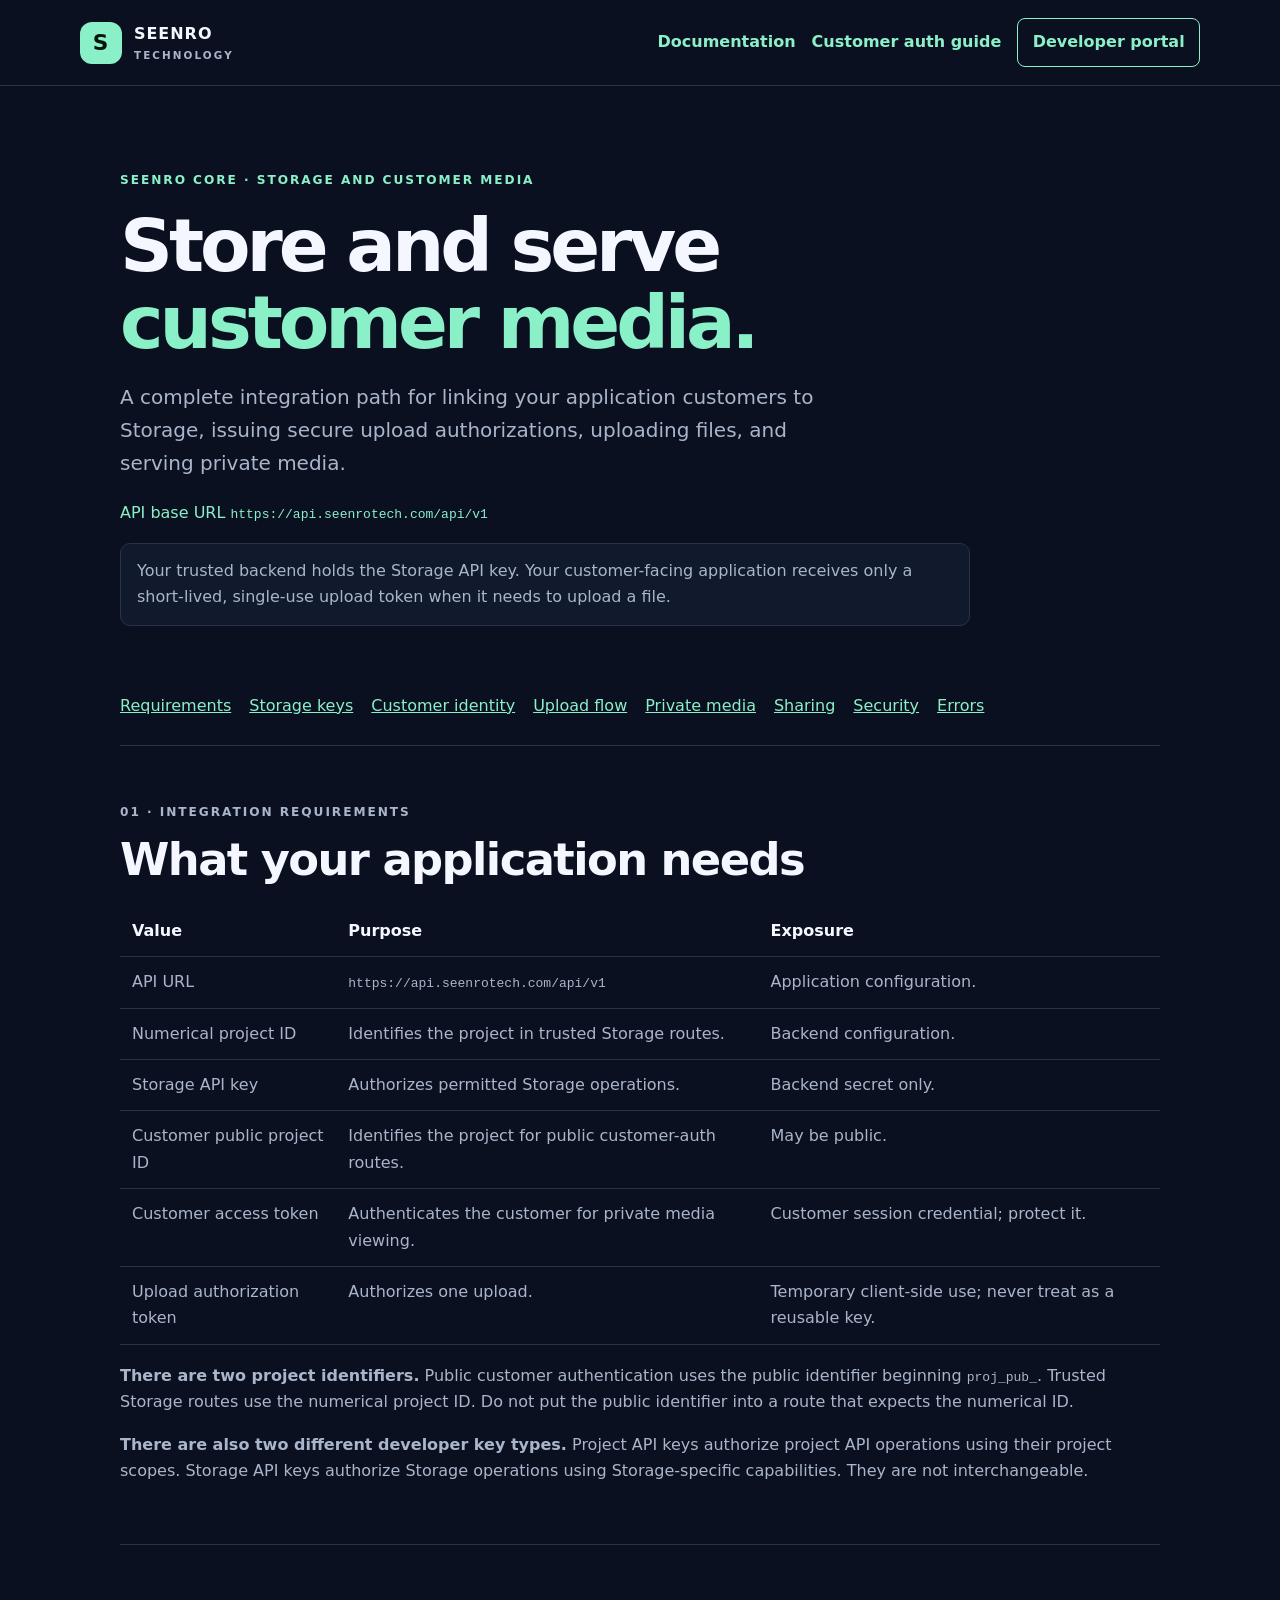
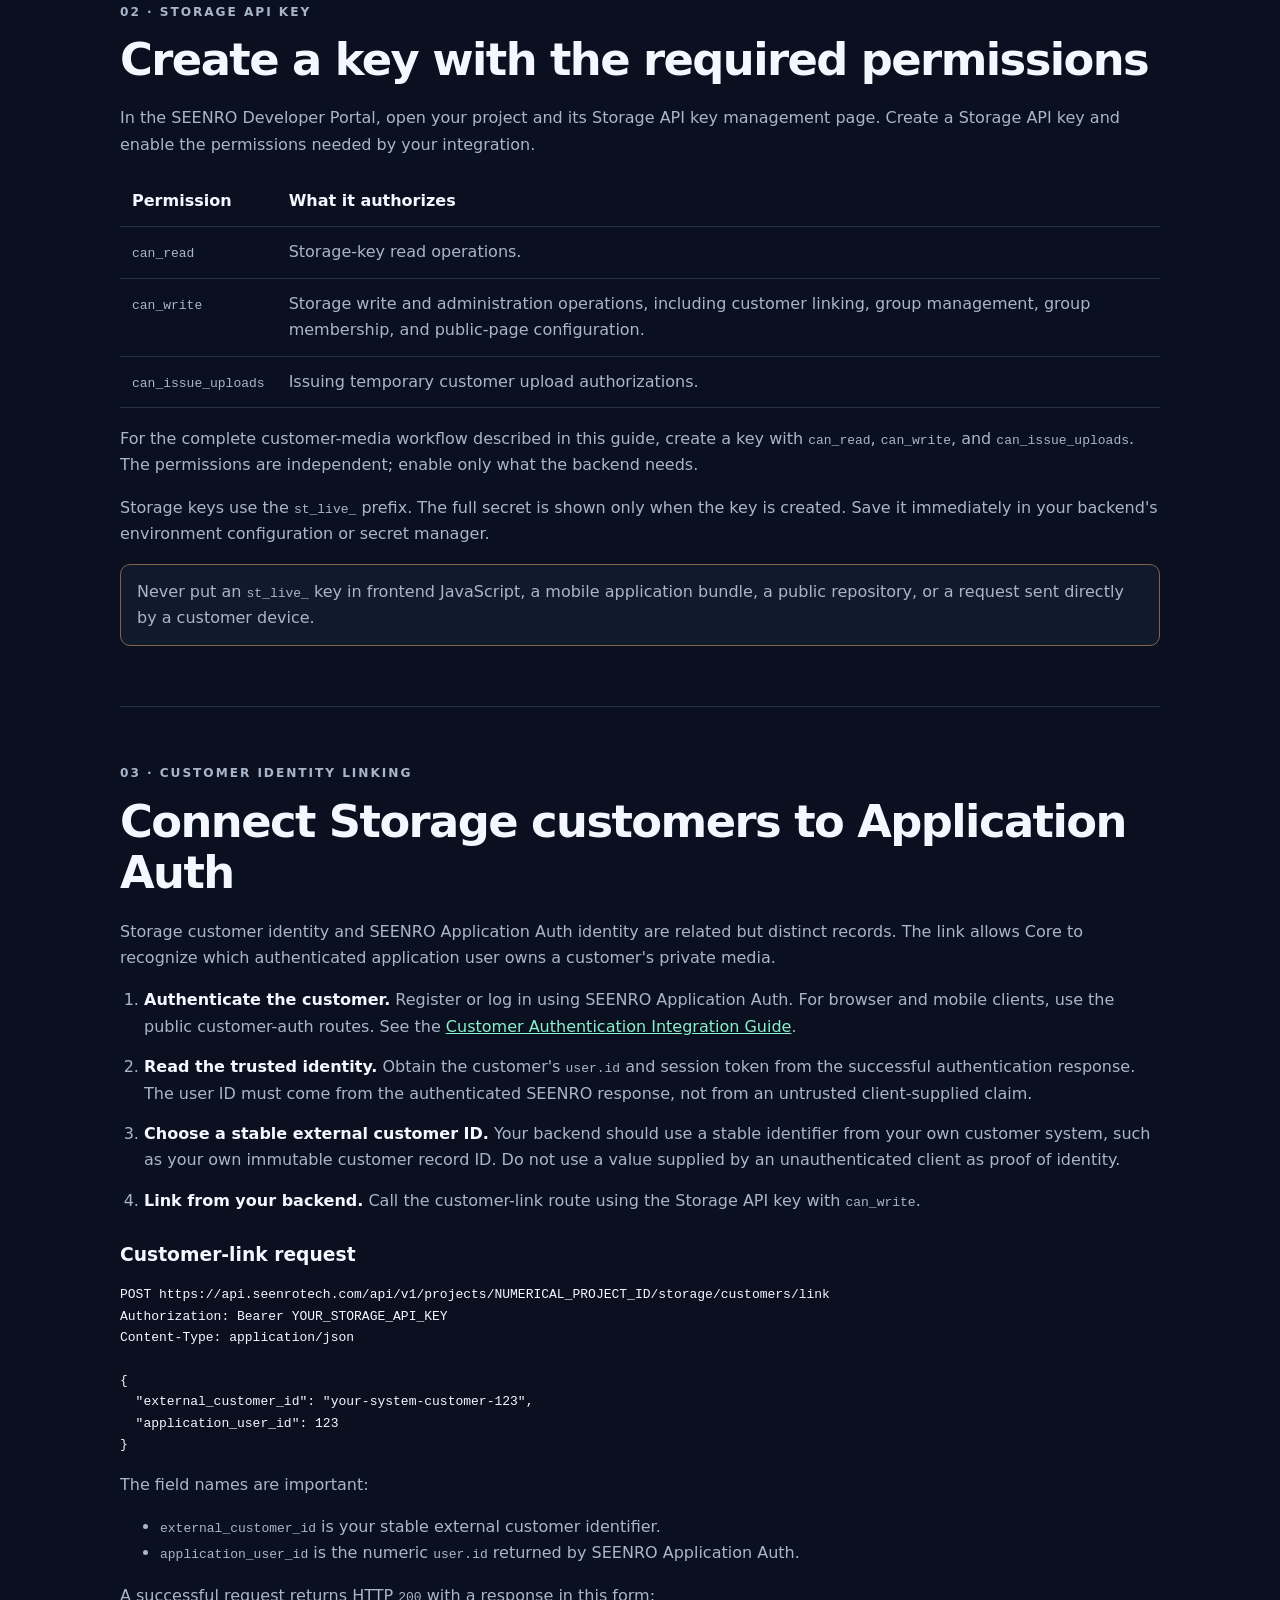
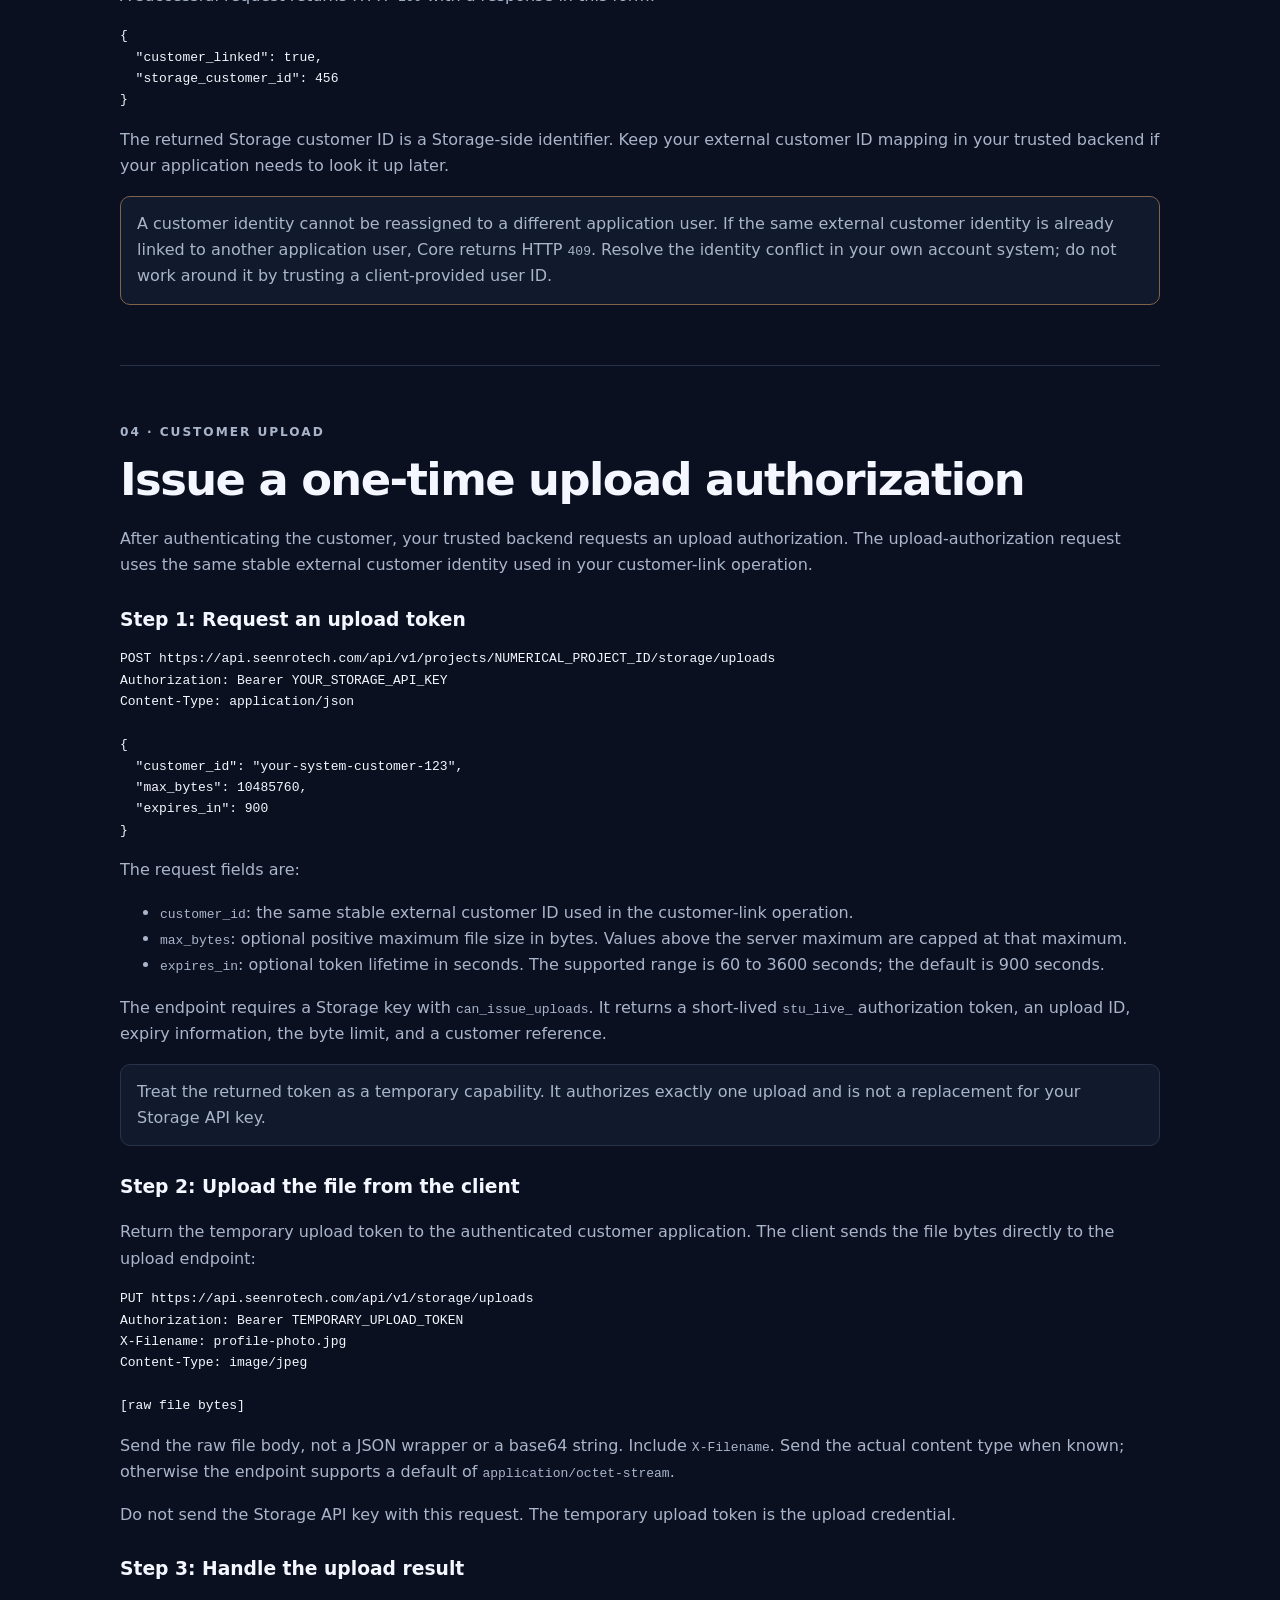
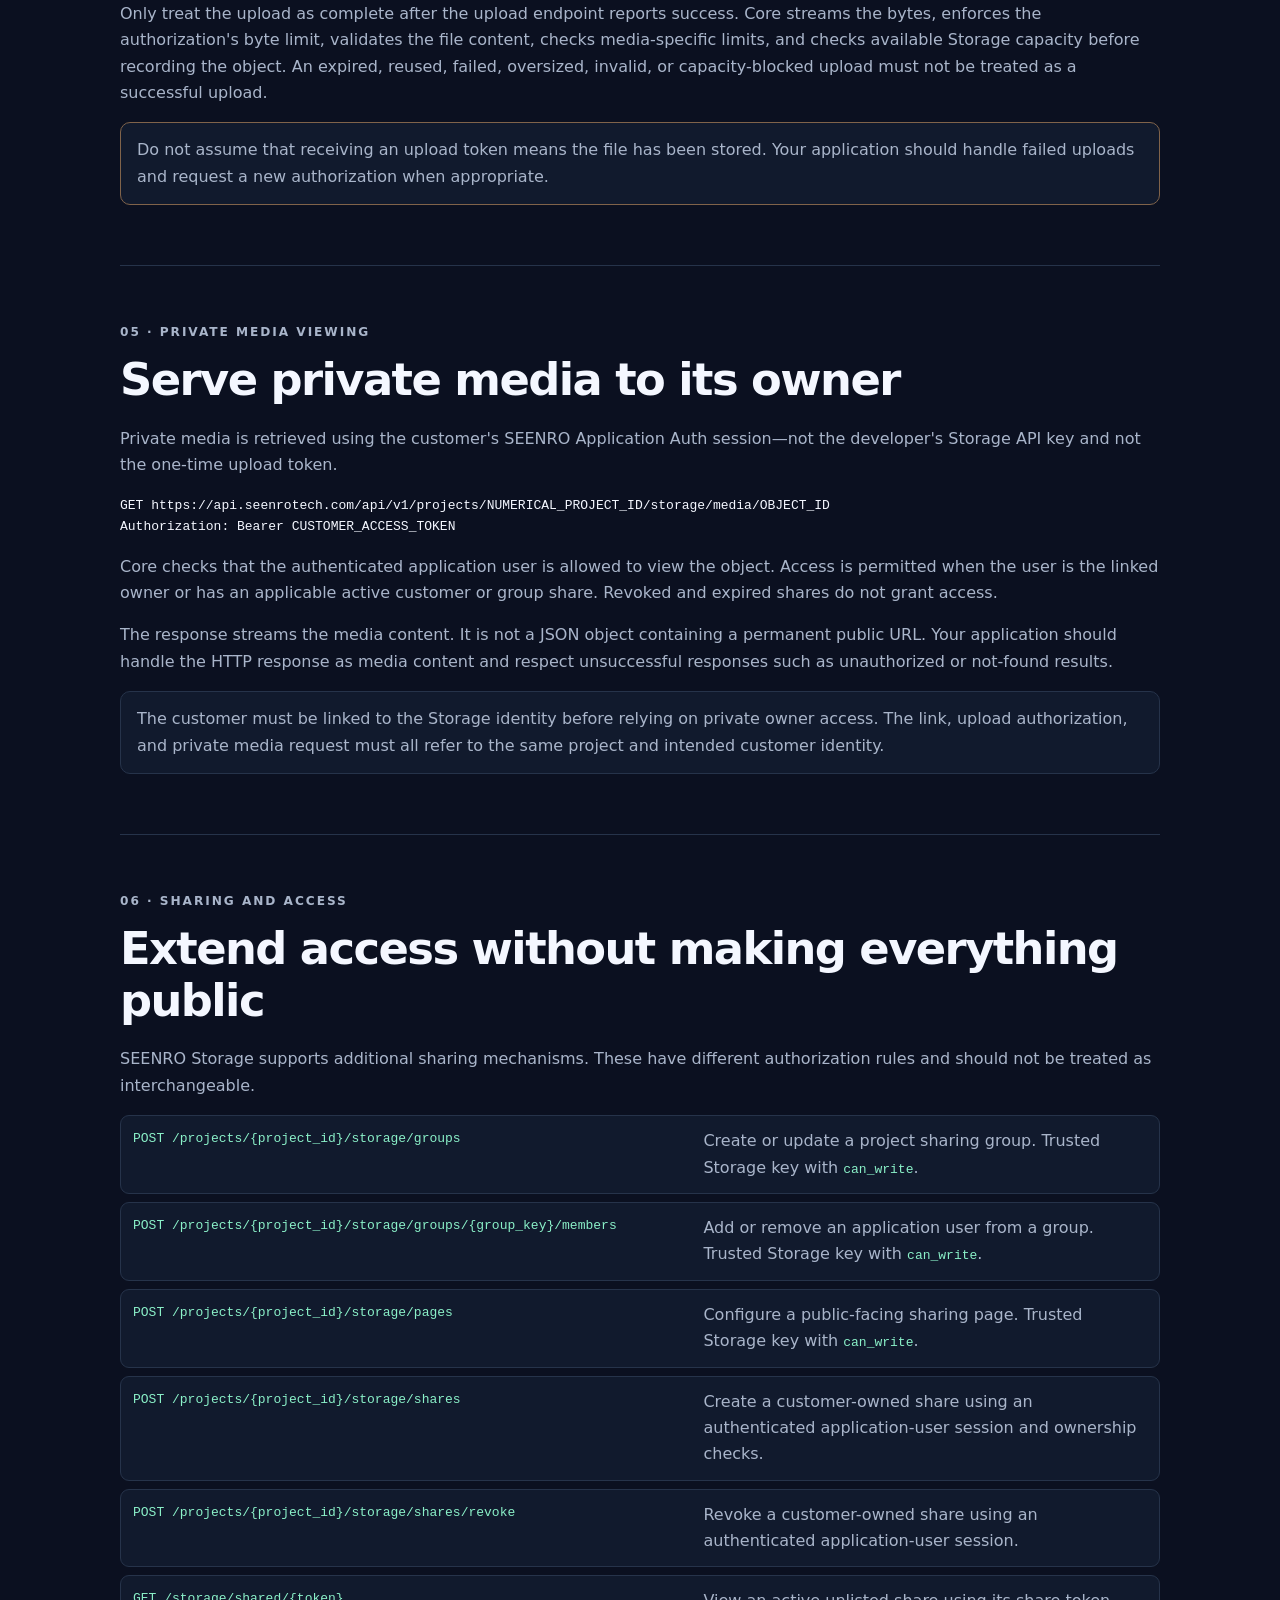
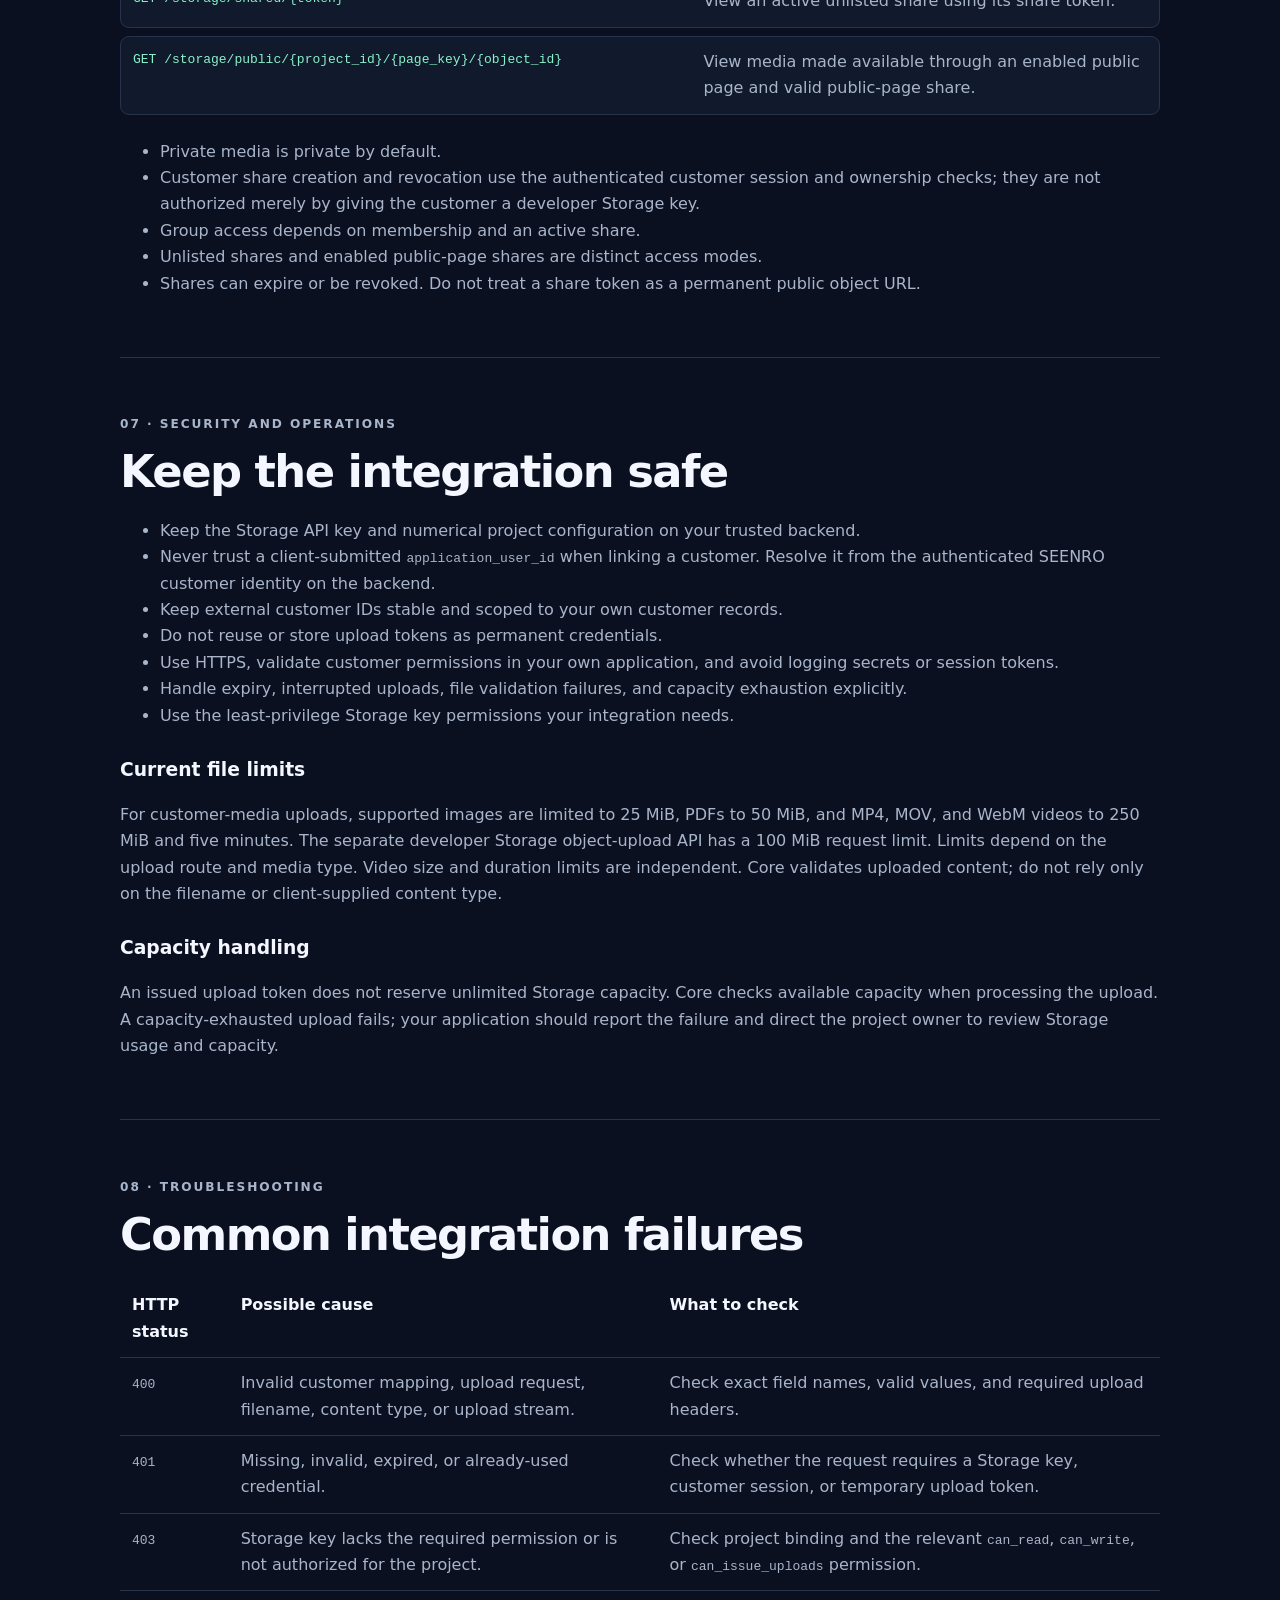
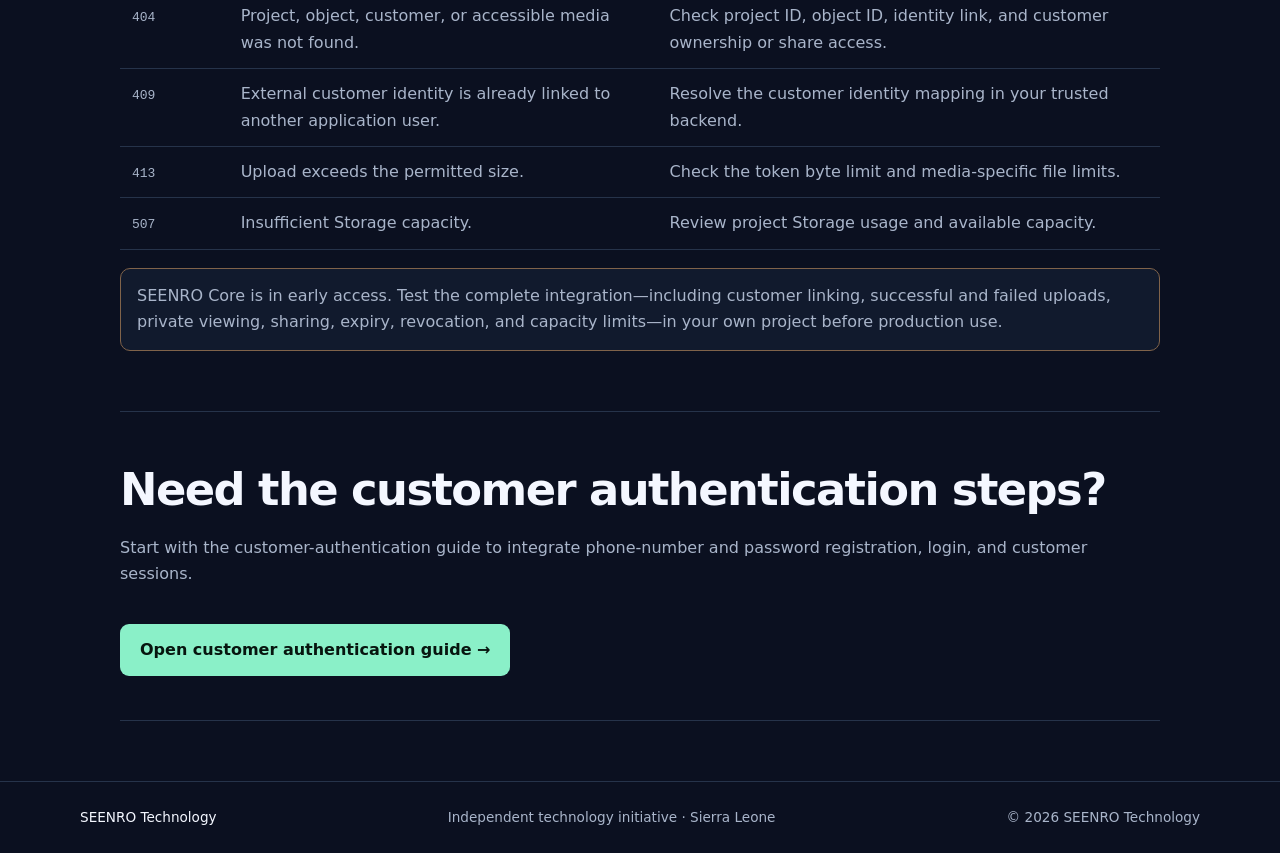
<file: storage-integration.html>
<!doctype html>
<html lang="en">
<head>
  <meta charset="UTF-8">
  <meta name="viewport" content="width=device-width, initial-scale=1">
  <meta name="theme-color" content="#0b1020">
  <meta name="description" content="Integrate SEENRO Storage uploads, customer identity, and private media into your application.">
  <title>Storage Integration Guide | SEENRO Developer Portal</title>
  <link rel="stylesheet" href="style.css">
</head>
<body>
<header class="topbar">
  <a class="brand" href="index.html"><span class="brand-mark">S</span><span>SEENRO <small>TECHNOLOGY</small></span></a>
  <nav class="top-nav">
    <a class="back-link" href="docs.html">Documentation</a>
    <a class="back-link" href="customer-auth.html">Customer auth guide</a>
    <a class="nav-register" href="login.html">Developer portal</a>
  </nav>
</header>

<main class="docs-main">
  <section class="docs-hero">
    <p class="eyebrow">SEENRO CORE · STORAGE AND CUSTOMER MEDIA</p>
    <h1>Store and serve <span>customer media.</span></h1>
    <p class="intro">A complete integration path for linking your application customers to Storage, issuing secure upload authorizations, uploading files, and serving private media.</p>
    <p class="docs-meta">API base URL <code>https://api.seenrotech.com/api/v1</code></p>
    <p class="docs-caution">Your trusted backend holds the Storage API key. Your customer-facing application receives only a short-lived, single-use upload token when it needs to upload a file.</p>
  </section>

  <nav class="docs-toc">
    <a href="#requirements">Requirements</a>
    <a href="#keys">Storage keys</a>
    <a href="#identity">Customer identity</a>
    <a href="#upload">Upload flow</a>
    <a href="#view">Private media</a>
    <a href="#sharing">Sharing</a>
    <a href="#security">Security</a>
    <a href="#errors">Errors</a>
  </nav>

  <section class="docs-section" id="requirements">
    <p class="eyebrow">01 · INTEGRATION REQUIREMENTS</p>
    <h2>What your application needs</h2>
    <table class="docs-table">
      <thead><tr><th>Value</th><th>Purpose</th><th>Exposure</th></tr></thead>
      <tbody>
        <tr><td>API URL</td><td><code>https://api.seenrotech.com/api/v1</code></td><td>Application configuration.</td></tr>
        <tr><td>Numerical project ID</td><td>Identifies the project in trusted Storage routes.</td><td>Backend configuration.</td></tr>
        <tr><td>Storage API key</td><td>Authorizes permitted Storage operations.</td><td>Backend secret only.</td></tr>
        <tr><td>Customer public project ID</td><td>Identifies the project for public customer-auth routes.</td><td>May be public.</td></tr>
        <tr><td>Customer access token</td><td>Authenticates the customer for private media viewing.</td><td>Customer session credential; protect it.</td></tr>
        <tr><td>Upload authorization token</td><td>Authorizes one upload.</td><td>Temporary client-side use; never treat as a reusable key.</td></tr>
      </tbody>
    </table>
    <p><strong>There are two project identifiers.</strong> Public customer authentication uses the public identifier beginning <code>proj_pub_</code>. Trusted Storage routes use the numerical project ID. Do not put the public identifier into a route that expects the numerical ID.</p>
    <p><strong>There are also two different developer key types.</strong> Project API keys authorize project API operations using their project scopes. Storage API keys authorize Storage operations using Storage-specific capabilities. They are not interchangeable.</p>
  </section>

  <section class="docs-section" id="keys">
    <p class="eyebrow">02 · STORAGE API KEY</p>
    <h2>Create a key with the required permissions</h2>
    <p>In the SEENRO Developer Portal, open your project and its Storage API key management page. Create a Storage API key and enable the permissions needed by your integration.</p>
    <table class="docs-table">
      <thead><tr><th>Permission</th><th>What it authorizes</th></tr></thead>
      <tbody>
        <tr><td><code>can_read</code></td><td>Storage-key read operations.</td></tr>
        <tr><td><code>can_write</code></td><td>Storage write and administration operations, including customer linking, group management, group membership, and public-page configuration.</td></tr>
        <tr><td><code>can_issue_uploads</code></td><td>Issuing temporary customer upload authorizations.</td></tr>
      </tbody>
    </table>
    <p>For the complete customer-media workflow described in this guide, create a key with <code>can_read</code>, <code>can_write</code>, and <code>can_issue_uploads</code>. The permissions are independent; enable only what the backend needs.</p>
    <p>Storage keys use the <code>st_live_</code> prefix. The full secret is shown only when the key is created. Save it immediately in your backend's environment configuration or secret manager.</p>
    <p class="docs-warning">Never put an <code>st_live_</code> key in frontend JavaScript, a mobile application bundle, a public repository, or a request sent directly by a customer device.</p>
  </section>

  <section class="docs-section" id="identity">
    <p class="eyebrow">03 · CUSTOMER IDENTITY LINKING</p>
    <h2>Connect Storage customers to Application Auth</h2>
    <p>Storage customer identity and SEENRO Application Auth identity are related but distinct records. The link allows Core to recognize which authenticated application user owns a customer's private media.</p>
    <ol class="docs-steps">
      <li><strong>Authenticate the customer.</strong> Register or log in using SEENRO Application Auth. For browser and mobile clients, use the public customer-auth routes. See the <a href="customer-auth.html">Customer Authentication Integration Guide</a>.</li>
      <li><strong>Read the trusted identity.</strong> Obtain the customer's <code>user.id</code> and session token from the successful authentication response. The user ID must come from the authenticated SEENRO response, not from an untrusted client-supplied claim.</li>
      <li><strong>Choose a stable external customer ID.</strong> Your backend should use a stable identifier from your own customer system, such as your own immutable customer record ID. Do not use a value supplied by an unauthenticated client as proof of identity.</li>
      <li><strong>Link from your backend.</strong> Call the customer-link route using the Storage API key with <code>can_write</code>.</li>
    </ol>
    <h3>Customer-link request</h3>
    <pre><code>POST https://api.seenrotech.com/api/v1/projects/NUMERICAL_PROJECT_ID/storage/customers/link
Authorization: Bearer YOUR_STORAGE_API_KEY
Content-Type: application/json

{
  "external_customer_id": "your-system-customer-123",
  "application_user_id": 123
}</code></pre>
    <p>The field names are important:</p>
    <ul>
      <li><code>external_customer_id</code> is your stable external customer identifier.</li>
      <li><code>application_user_id</code> is the numeric <code>user.id</code> returned by SEENRO Application Auth.</li>
    </ul>
    <p>A successful request returns HTTP <code>200</code> with a response in this form:</p>
    <pre><code>{
  "customer_linked": true,
  "storage_customer_id": 456
}</code></pre>
    <p>The returned Storage customer ID is a Storage-side identifier. Keep your external customer ID mapping in your trusted backend if your application needs to look it up later.</p>
    <p class="docs-warning">A customer identity cannot be reassigned to a different application user. If the same external customer identity is already linked to another application user, Core returns HTTP <code>409</code>. Resolve the identity conflict in your own account system; do not work around it by trusting a client-provided user ID.</p>
  </section>

  <section class="docs-section" id="upload">
    <p class="eyebrow">04 · CUSTOMER UPLOAD</p>
    <h2>Issue a one-time upload authorization</h2>
    <p>After authenticating the customer, your trusted backend requests an upload authorization. The upload-authorization request uses the same stable external customer identity used in your customer-link operation.</p>
    <h3>Step 1: Request an upload token</h3>
    <pre><code>POST https://api.seenrotech.com/api/v1/projects/NUMERICAL_PROJECT_ID/storage/uploads
Authorization: Bearer YOUR_STORAGE_API_KEY
Content-Type: application/json

{
  "customer_id": "your-system-customer-123",
  "max_bytes": 10485760,
  "expires_in": 900
}</code></pre>
    <p>The request fields are:</p>
    <ul>
      <li><code>customer_id</code>: the same stable external customer ID used in the customer-link operation.</li>
      <li><code>max_bytes</code>: optional positive maximum file size in bytes. Values above the server maximum are capped at that maximum.</li>
      <li><code>expires_in</code>: optional token lifetime in seconds. The supported range is 60 to 3600 seconds; the default is 900 seconds.</li>
    </ul>
    <p>The endpoint requires a Storage key with <code>can_issue_uploads</code>. It returns a short-lived <code>stu_live_</code> authorization token, an upload ID, expiry information, the byte limit, and a customer reference.</p>
    <p class="docs-note">Treat the returned token as a temporary capability. It authorizes exactly one upload and is not a replacement for your Storage API key.</p>

    <h3>Step 2: Upload the file from the client</h3>
    <p>Return the temporary upload token to the authenticated customer application. The client sends the file bytes directly to the upload endpoint:</p>
    <pre><code>PUT https://api.seenrotech.com/api/v1/storage/uploads
Authorization: Bearer TEMPORARY_UPLOAD_TOKEN
X-Filename: profile-photo.jpg
Content-Type: image/jpeg

[raw file bytes]</code></pre>
    <p>Send the raw file body, not a JSON wrapper or a base64 string. Include <code>X-Filename</code>. Send the actual content type when known; otherwise the endpoint supports a default of <code>application/octet-stream</code>.</p>
    <p>Do not send the Storage API key with this request. The temporary upload token is the upload credential.</p>

    <h3>Step 3: Handle the upload result</h3>
    <p>Only treat the upload as complete after the upload endpoint reports success. Core streams the bytes, enforces the authorization's byte limit, validates the file content, checks media-specific limits, and checks available Storage capacity before recording the object. An expired, reused, failed, oversized, invalid, or capacity-blocked upload must not be treated as a successful upload.</p>
    <p class="docs-warning">Do not assume that receiving an upload token means the file has been stored. Your application should handle failed uploads and request a new authorization when appropriate.</p>
  </section>

  <section class="docs-section" id="view">
    <p class="eyebrow">05 · PRIVATE MEDIA VIEWING</p>
    <h2>Serve private media to its owner</h2>
    <p>Private media is retrieved using the customer's SEENRO Application Auth session—not the developer's Storage API key and not the one-time upload token.</p>
    <pre><code>GET https://api.seenrotech.com/api/v1/projects/NUMERICAL_PROJECT_ID/storage/media/OBJECT_ID
Authorization: Bearer CUSTOMER_ACCESS_TOKEN</code></pre>
    <p>Core checks that the authenticated application user is allowed to view the object. Access is permitted when the user is the linked owner or has an applicable active customer or group share. Revoked and expired shares do not grant access.</p>
    <p>The response streams the media content. It is not a JSON object containing a permanent public URL. Your application should handle the HTTP response as media content and respect unsuccessful responses such as unauthorized or not-found results.</p>
    <p class="docs-note">The customer must be linked to the Storage identity before relying on private owner access. The link, upload authorization, and private media request must all refer to the same project and intended customer identity.</p>
  </section>

  <section class="docs-section" id="sharing">
    <p class="eyebrow">06 · SHARING AND ACCESS</p>
    <h2>Extend access without making everything public</h2>
    <p>SEENRO Storage supports additional sharing mechanisms. These have different authorization rules and should not be treated as interchangeable.</p>
    <div class="endpoint-list">
      <div><code>POST /projects/{project_id}/storage/groups</code><span>Create or update a project sharing group. Trusted Storage key with <code>can_write</code>.</span></div>
      <div><code>POST /projects/{project_id}/storage/groups/{group_key}/members</code><span>Add or remove an application user from a group. Trusted Storage key with <code>can_write</code>.</span></div>
      <div><code>POST /projects/{project_id}/storage/pages</code><span>Configure a public-facing sharing page. Trusted Storage key with <code>can_write</code>.</span></div>
      <div><code>POST /projects/{project_id}/storage/shares</code><span>Create a customer-owned share using an authenticated application-user session and ownership checks.</span></div>
      <div><code>POST /projects/{project_id}/storage/shares/revoke</code><span>Revoke a customer-owned share using an authenticated application-user session.</span></div>
      <div><code>GET /storage/shared/{token}</code><span>View an active unlisted share using its share token.</span></div>
      <div><code>GET /storage/public/{project_id}/{page_key}/{object_id}</code><span>View media made available through an enabled public page and valid public-page share.</span></div>
    </div>
    <ul>
      <li>Private media is private by default.</li>
      <li>Customer share creation and revocation use the authenticated customer session and ownership checks; they are not authorized merely by giving the customer a developer Storage key.</li>
      <li>Group access depends on membership and an active share.</li>
      <li>Unlisted shares and enabled public-page shares are distinct access modes.</li>
      <li>Shares can expire or be revoked. Do not treat a share token as a permanent public object URL.</li>
    </ul>
  </section>

  <section class="docs-section" id="security">
    <p class="eyebrow">07 · SECURITY AND OPERATIONS</p>
    <h2>Keep the integration safe</h2>
    <ul>
      <li>Keep the Storage API key and numerical project configuration on your trusted backend.</li>
      <li>Never trust a client-submitted <code>application_user_id</code> when linking a customer. Resolve it from the authenticated SEENRO customer identity on the backend.</li>
      <li>Keep external customer IDs stable and scoped to your own customer records.</li>
      <li>Do not reuse or store upload tokens as permanent credentials.</li>
      <li>Use HTTPS, validate customer permissions in your own application, and avoid logging secrets or session tokens.</li>
      <li>Handle expiry, interrupted uploads, file validation failures, and capacity exhaustion explicitly.</li>
      <li>Use the least-privilege Storage key permissions your integration needs.</li>
    </ul>
    <h3>Current file limits</h3>
    <p>For customer-media uploads, supported images are limited to 25 MiB, PDFs to 50 MiB, and MP4, MOV, and WebM videos to 250 MiB and five minutes. The separate developer Storage object-upload API has a 100 MiB request limit. Limits depend on the upload route and media type. Video size and duration limits are independent. Core validates uploaded content; do not rely only on the filename or client-supplied content type.</p>
    <h3>Capacity handling</h3>
    <p>An issued upload token does not reserve unlimited Storage capacity. Core checks available capacity when processing the upload. A capacity-exhausted upload fails; your application should report the failure and direct the project owner to review Storage usage and capacity.</p>
  </section>

  <section class="docs-section" id="errors">
    <p class="eyebrow">08 · TROUBLESHOOTING</p>
    <h2>Common integration failures</h2>
    <table class="docs-table">
      <thead><tr><th>HTTP status</th><th>Possible cause</th><th>What to check</th></tr></thead>
      <tbody>
        <tr><td><code>400</code></td><td>Invalid customer mapping, upload request, filename, content type, or upload stream.</td><td>Check exact field names, valid values, and required upload headers.</td></tr>
        <tr><td><code>401</code></td><td>Missing, invalid, expired, or already-used credential.</td><td>Check whether the request requires a Storage key, customer session, or temporary upload token.</td></tr>
        <tr><td><code>403</code></td><td>Storage key lacks the required permission or is not authorized for the project.</td><td>Check project binding and the relevant <code>can_read</code>, <code>can_write</code>, or <code>can_issue_uploads</code> permission.</td></tr>
        <tr><td><code>404</code></td><td>Project, object, customer, or accessible media was not found.</td><td>Check project ID, object ID, identity link, and customer ownership or share access.</td></tr>
        <tr><td><code>409</code></td><td>External customer identity is already linked to another application user.</td><td>Resolve the customer identity mapping in your trusted backend.</td></tr>
        <tr><td><code>413</code></td><td>Upload exceeds the permitted size.</td><td>Check the token byte limit and media-specific file limits.</td></tr>
        <tr><td><code>507</code></td><td>Insufficient Storage capacity.</td><td>Review project Storage usage and available capacity.</td></tr>
      </tbody>
    </table>
    <p class="docs-warning">SEENRO Core is in early access. Test the complete integration—including customer linking, successful and failed uploads, private viewing, sharing, expiry, revocation, and capacity limits—in your own project before production use.</p>
  </section>

  <section class="docs-section docs-help">
    <h2>Need the customer authentication steps?</h2>
    <p>Start with the customer-authentication guide to integrate phone-number and password registration, login, and customer sessions.</p>
    <a class="primary-button" href="customer-auth.html">Open customer authentication guide →</a>
  </section>
</main>
<footer>
  <a href="https://seenrotech.com/">SEENRO Technology</a>
  <span>Independent technology initiative · Sierra Leone</span>
  <span>© 2026 SEENRO Technology</span>
</footer>
</body>
</html>
</file>
<file: style.css>
:root {
  color-scheme: dark;
  --bg: #0b1020;
  --panel: #111a2d;
  --text: #f4f7ff;
  --muted: #a9b5ca;
  --line: #26334a;
  --accent: #8af0c8;
  --blue: #8ab4ff;
}

* { box-sizing: border-box; }

body {
  margin: 0;
  background: var(--bg);
  color: var(--text);
  font-family: system-ui, -apple-system, BlinkMacSystemFont, "Segoe UI", sans-serif;
  line-height: 1.65;
}

a { color: inherit; }

.topbar {
  min-height: 78px;
  padding: 18px max(6%, calc((100% - 1120px) / 2));
  display: flex;
  align-items: center;
  justify-content: space-between;
  gap: 20px;
  border-bottom: 1px solid var(--line);
}

.brand {
  display: flex;
  align-items: center;
  gap: 12px;
  text-decoration: none;
  font-weight: 800;
  letter-spacing: .06em;
}

.brand small {
  display: block;
  color: var(--muted);
  font-size: .65rem;
  letter-spacing: .2em;
}

.brand-mark {
  display: grid;
  place-items: center;
  width: 42px;
  height: 42px;
  border-radius: 12px;
  background: var(--accent);
  color: #07150f;
  font-size: 1.35rem;
}

.back-link, .text-link {
  color: var(--accent);
  text-decoration: none;
  font-weight: 650;
}

.hero, .section, .next-step {
  width: min(100% - 40px, 1040px);
  margin-inline: auto;
}

.hero {
  padding: 100px 0 88px;
  max-width: 850px;
}

.eyebrow {
  color: var(--accent);
  font-size: .76rem;
  font-weight: 800;
  letter-spacing: .16em;
}

h1 {
  max-width: 800px;
  margin: 18px 0;
  font-size: clamp(2.7rem, 8vw, 5.6rem);
  line-height: 1.04;
  letter-spacing: -.055em;
}

h1 span { color: var(--accent); }

.intro {
  max-width: 700px;
  color: var(--muted);
  font-size: clamp(1.05rem, 2.5vw, 1.25rem);
}

.primary-button {
  display: inline-flex;
  gap: 20px;
  align-items: center;
  margin-top: 20px;
  padding: 13px 20px;
  border-radius: 9px;
  background: var(--accent);
  color: #07150f;
  font-weight: 800;
  text-decoration: none;
}

.notice {
  margin-top: 20px;
  color: var(--muted);
  font-size: .9rem;
}

.section { padding: 35px 0 85px; }

.section-heading { max-width: 650px; }

h2 {
  margin: 8px 0 12px;
  font-size: clamp(1.8rem, 5vw, 2.8rem);
  line-height: 1.15;
  letter-spacing: -.035em;
}

.section-heading > p:last-child,
.next-step > p:not(.eyebrow) { color: var(--muted); }

.api-grid {
  display: grid;
  grid-template-columns: repeat(2, minmax(0, 1fr));
  gap: 16px;
  margin-top: 32px;
}

.api-card {
  padding: 24px;
  border: 1px solid var(--line);
  border-radius: 14px;
  background: var(--panel);
}

.api-card.featured { border-color: #437c6a; }

.number {
  color: var(--accent);
  font-size: .8rem;
  font-weight: 800;
  letter-spacing: .1em;
}

.api-card h3 { margin: 14px 0 6px; font-size: 1.25rem; }
.api-card p { min-height: 52px; color: var(--muted); }

.status {
  display: inline-block;
  margin-top: 8px;
  padding: 4px 10px;
  border: 1px solid var(--line);
  border-radius: 999px;
  color: var(--accent);
  font-size: .8rem;
}

.next-step {
  margin-bottom: 80px;
  padding: 36px;
  border: 1px solid var(--line);
  border-radius: 18px;
  background: linear-gradient(135deg, #111a2d, #101b26);
}

.next-step > p:not(.eyebrow) { max-width: 720px; }

.text-link { display: inline-block; margin-top: 12px; }

footer {
  display: flex;
  flex-wrap: wrap;
  justify-content: space-between;
  gap: 12px 24px;
  padding: 24px max(6%, calc((100% - 1120px) / 2));
  border-top: 1px solid var(--line);
  color: var(--muted);
  font-size: .85rem;
}

footer a { color: var(--text); text-decoration: none; }

@media (max-width: 600px) {
  .topbar { padding-inline: 20px; }
  .hero { padding-top: 72px; }
  .api-grid { grid-template-columns: 1fr; }
  .api-card p { min-height: 0; }
  .next-step { padding: 24px; }
  footer { flex-direction: column; }
}


/* Developer workspace */
.portal-console {
  max-width: 900px;
  margin-inline: auto;
}
.portal-panel {
  display: grid;
  gap: 1rem;
  margin-top: 1.5rem;
}
.portal-form {
  display: grid;
  gap: 1rem;
  max-width: 520px;
  padding: 1.25rem;
  border: 1px solid rgba(127,127,127,.3);
  border-radius: 14px;
}
.portal-field {
  display: grid;
  gap: .45rem;
}
.portal-field input {
  box-sizing: border-box;
  width: 100%;
  padding: .8rem;
  border: 1px solid rgba(127,127,127,.45);
  border-radius: 8px;
  background: transparent;
  color: inherit;
  font: inherit;
}
.portal-actions {
  display: flex;
  flex-wrap: wrap;
  gap: .75rem;
}
.portal-actions button,
.portal-danger {
  cursor: pointer;
  padding: .65rem .9rem;
  border: 1px solid rgba(127,127,127,.4);
  border-radius: 8px;
  background: transparent;
  color: inherit;
  font: inherit;
}
.portal-message {
  overflow-wrap: anywhere;
}
.portal-message[data-state="error"] {
  color: #d94b4b;
}
.portal-project-list {
  display: grid;
  gap: .75rem;
}
.portal-project {
  display: flex;
  flex-wrap: wrap;
  align-items: center;
  justify-content: space-between;
  gap: .75rem;
  padding: 1rem;
  border: 1px solid rgba(127,127,127,.3);
  border-radius: 10px;
}
.portal-project span {
  overflow-wrap: anywhere;
  opacity: .8;
  font-size: .9rem;
}
.portal-form button:disabled {
  opacity: .6;
  cursor: wait;
}

/* Account verification and recovery */
.portal-auth-tools {
  display: grid;
  grid-template-columns: repeat(auto-fit, minmax(min(100%, 280px), 1fr));
  gap: 1rem;
  margin-top: 1rem;
  align-items: start;
}

.portal-auth-tools .portal-form {
  width: 100%;
}

.portal-secondary-button {
  cursor: pointer;
  padding: .65rem .9rem;
  border: 1px solid var(--line);
  border-radius: 8px;
  background: var(--panel);
  color: var(--text);
  font: inherit;
}

.portal-secondary-button:disabled {
  opacity: .6;
  cursor: wait;
}

.portal-message[data-state="error"] {
  color: #ff8d8d;
}

/* Interactive Developer API card */
.api-card.featured:hover {
  border-color: var(--accent);
}

.api-card.featured:focus-visible {
  outline: 2px solid var(--accent);
  outline-offset: 4px;
}


/* Separate public and authenticated portal pages */
.top-nav {
  display: flex;
  align-items: center;
  flex-wrap: wrap;
  gap: 1rem;
}

.nav-register {
  display: inline-block;
  padding: .65rem .9rem;
  border: 1px solid var(--accent);
  border-radius: 8px;
  color: var(--accent);
  text-decoration: none;
  font-weight: 650;
}

.portal-auth-switch {
  margin: 0;
  overflow-wrap: anywhere;
}

.portal-auth-switch a {
  color: var(--accent);
}

.portal-field select,
.portal-field input[readonly] {
  box-sizing: border-box;
  width: 100%;
  padding: .8rem;
  border: 1px solid rgba(127,127,127,.45);
  border-radius: 8px;
  background: var(--panel);
  color: var(--text);
  font: inherit;
}

.portal-field select option {
  color: #111;
}

.api-card.featured {
  display: block;
  color: inherit;
  text-decoration: none;
}

@media (max-width: 600px) {
  .top-nav {
    gap: .65rem;
  }
}

/* Public documentation and storage plans */
.docs-main { width: min(100% - 40px, 1040px); margin: 0 auto; }
.docs-hero { padding: 72px 0 35px; max-width: 850px; }
.docs-hero h1 { font-size: clamp(2.5rem, 7vw, 4.6rem); }
.docs-meta { color: var(--accent); overflow-wrap: anywhere; }
.docs-caution, .docs-warning, .docs-note { padding: 14px 16px; border: 1px solid var(--line); border-radius: 10px; background: var(--panel); color: var(--muted); }
.docs-warning { border-color: #80634a; color: #f1c99d; }
.docs-toc { display: flex; flex-wrap: wrap; gap: 10px 18px; padding: 16px 0 26px; border-bottom: 1px solid var(--line); }
.docs-toc a, .docs-section a { color: var(--accent); }
.docs-section { padding: 44px 0; border-bottom: 1px solid var(--line); scroll-margin-top: 24px; }
.docs-section h2 { margin-bottom: 20px; }
.docs-section h3 { margin: 26px 0 8px; }
.docs-section p, .docs-section li { color: var(--muted); }
.docs-grid { display: grid; grid-template-columns: repeat(2, minmax(0, 1fr)); gap: 14px; margin-top: 22px; }
.docs-card, .storage-plan, .roadmap-list article { padding: 20px; border: 1px solid var(--line); border-radius: 12px; background: var(--panel); }
.docs-card h3, .storage-plan h3 { margin: 0 0 8px; }
.docs-card p { margin: 0 0 12px; }
.docs-steps { display: grid; gap: 14px; padding-left: 24px; }
.docs-steps li strong { color: var(--text); }
.docs-table { width: 100%; border-collapse: collapse; margin: 18px 0; }
.docs-table th, .docs-table td { padding: 12px; border-bottom: 1px solid var(--line); text-align: left; vertical-align: top; }
.docs-table th { color: var(--text); }
.docs-table td { color: var(--muted); }
.endpoint-list { display: grid; gap: 8px; margin: 16px 0 24px; }
.endpoint-list > div { display: grid; grid-template-columns: minmax(0, 1.25fr) minmax(0, 1fr); gap: 16px; padding: 12px; border: 1px solid var(--line); border-radius: 9px; background: var(--panel); }
.endpoint-list code { overflow-wrap: anywhere; color: var(--accent); }
.endpoint-list span { color: var(--muted); }
.storage-plan-grid { display: grid; grid-template-columns: repeat(2, minmax(0, 1fr)); gap: 14px; margin-top: 22px; }
.plan-capacity { margin: 8px 0 0; color: var(--text) !important; font-size: 1.5rem; font-weight: 800; }
.plan-price { margin: 4px 0; color: var(--accent) !important; font-size: 1.2rem; font-weight: 800; }
.plan-price span { color: var(--muted); font-size: .9rem; font-weight: 500; }
.storage-plan-enterprise { grid-column: 1 / -1; }
.roadmap-list { display: grid; gap: 12px; }
.roadmap-list article h3 { margin: 8px 0 4px; }
.roadmap-list article p { margin: 0; }
.roadmap-state { color: var(--accent); font-size: .78rem; font-weight: 800; letter-spacing: .08em; text-transform: uppercase; }
.docs-help { margin-bottom: 60px; }
.storage-feature { border-color: #437c6a; }
@media (max-width: 650px) {
  .docs-grid, .storage-plan-grid { grid-template-columns: 1fr; }
  .storage-plan-enterprise { grid-column: auto; }
  .endpoint-list > div { grid-template-columns: 1fr; gap: 5px; }
  .docs-table { font-size: .9rem; }
  .docs-table th, .docs-table td { padding: 9px 6px; }
}

/* Preserve readable text on the filled documentation contact button */
.docs-section a.primary-button {
  color: #07150f;
}

/* SEENRO storage file manager */
.portal-project > div:first-child {
  display: grid;
  min-width: 0;
  gap: .45rem;
}

.portal-project > div:first-child strong {
  overflow-wrap: anywhere;
}

.portal-project > div:first-child span {
  overflow-wrap: anywhere;
}

.portal-field input[type="file"] {
  box-sizing: border-box;
  width: 100%;
  max-width: 100%;
  padding: .65rem;
  border: 1px solid rgba(127,127,127,.45);
  border-radius: 8px;
  background: var(--panel);
  color: var(--text);
  font: inherit;
}

.portal-form button:disabled {
  opacity: .6;
  cursor: wait;
}


/* SEENRO compact multi-page workspace */
body[data-page="dashboard"],
body[data-page="projects"],
body[data-page="storage"],
body[data-page="customer-auth"],
body[data-page="api-keys"],
body[data-page="storage-keys"],
body[data-page="account"] {
  font-size: 14px;
  line-height: 1.5;
}

.portal-page-nav {
  display: flex;
  flex-wrap: wrap;
  gap: 8px 16px;
  justify-content: flex-end;
}

.portal-page-nav a {
  color: var(--muted);
  font-size: .82rem;
  font-weight: 650;
  text-decoration: none;
}

.portal-page-nav a:hover,
.portal-page-nav a:focus-visible {
  color: var(--accent);
}

.portal-console {
  max-width: 1080px;
  padding-top: 28px;
  padding-bottom: 48px;
}

.portal-console h2 {
  margin: 8px 0 18px;
  font-size: clamp(1.45rem, 3vw, 1.9rem);
  letter-spacing: -.025em;
}

.portal-panel {
  gap: 14px;
  margin-top: 18px;
}

.portal-panel h3 {
  margin: 12px 0 2px;
  font-size: 1.05rem;
}

.portal-panel h4 {
  font-size: .95rem;
}

.portal-form {
  max-width: 100%;
  padding: 16px;
  gap: 12px;
}

.portal-field {
  gap: 5px;
  font-size: .83rem;
}

.portal-field input,
.portal-field select,
.portal-field textarea {
  font-size: .88rem;
}

.portal-panel button,
.portal-form button {
  min-height: 36px;
  padding: 8px 12px;
  font-size: .82rem;
}

.portal-project {
  gap: 10px;
  padding: 12px;
  font-size: .84rem;
}

.portal-project strong {
  font-size: .9rem;
}

.portal-usage-grid {
  display: grid;
  grid-template-columns: repeat(2, minmax(0, 1fr));
  gap: 10px;
}

.portal-usage-card {
  display: grid;
  min-width: 0;
  gap: 6px;
  padding: 14px;
  border: 1px solid var(--line);
  border-radius: 10px;
  background: var(--panel);
}

.portal-usage-label,
.portal-usage-detail {
  color: var(--muted);
  font-size: .77rem;
}

.portal-usage-value {
  overflow-wrap: anywhere;
  font-size: 1.12rem;
}

.portal-usage-note {
  grid-column: 1 / -1;
  color: var(--muted);
  font-size: .76rem;
}

@media (max-width: 760px) {
  .topbar {
    align-items: flex-start;
    flex-direction: column;
    gap: 12px;
    padding: 14px 5%;
  }

  .portal-page-nav {
    justify-content: flex-start;
    gap: 10px 14px;
  }

  .portal-usage-grid {
    grid-template-columns: 1fr;
  }
}


/* SEENRO workspace redesign — shared navigation and documentation */
.portal-page-nav {
  display: flex;
  flex-wrap: wrap;
  align-items: center;
  gap: 7px;
}

.portal-page-nav a {
  display: inline-flex;
  align-items: center;
  min-height: 38px;
  padding: 7px 11px;
  border: 1px solid transparent;
  border-radius: 9px;
  color: var(--muted);
  text-decoration: none;
  font-size: .9rem;
  font-weight: 650;
  transition: background .18s ease, color .18s ease, border-color .18s ease;
}

.portal-page-nav a:hover,
.portal-page-nav a.active {
  color: var(--text);
  background: rgba(138, 240, 200, .09);
  border-color: rgba(138, 240, 200, .25);
}

.portal-console {
  width: min(100% - 40px, 1120px);
  padding-bottom: 64px;
}

.portal-panel {
  min-width: 0;
}

.portal-project,
.portal-auth-origins,
.portal-usage-card,
.portal-usage-grid,
.portal-form {
  background: var(--panel);
  border-color: var(--line);
}

.portal-project,
.portal-auth-origins {
  padding: 20px;
  border: 1px solid var(--line);
  border-radius: 14px;
}

.portal-auth-origins {
  display: grid;
  gap: 13px;
}

.portal-auth-origins h3,
.portal-project strong {
  margin: 0;
}

.portal-field input,
.portal-field textarea,
.portal-field select,
.portal-form select,
.portal-form textarea {
  width: 100%;
  max-width: 100%;
  padding: 12px 13px;
  border: 1px solid var(--line);
  border-radius: 9px;
  background: #0b1425;
  color: var(--text);
  font: inherit;
}

.portal-field input:focus,
.portal-field textarea:focus,
.portal-field select:focus {
  outline: 2px solid rgba(138, 240, 200, .55);
  outline-offset: 2px;
}

.portal-docs {
  width: 100%;
  min-width: 0;
  color: var(--text);
}

.portal-docs > h1 {
  max-width: 850px;
  font-size: clamp(2rem, 5vw, 3.4rem);
}

.portal-docs > p,
.portal-docs section > p,
.portal-docs li {
  color: var(--muted);
}

.portal-docs section {
  margin: 22px 0;
  padding: clamp(17px, 3vw, 26px);
  border: 1px solid var(--line);
  border-radius: 15px;
  background: var(--panel);
}

.portal-docs h2 {
  font-size: clamp(1.25rem, 3vw, 1.7rem);
}

.portal-docs pre {
  max-width: 100%;
  overflow-x: auto;
  padding: 17px;
  border: 1px solid var(--line);
  border-radius: 10px;
  background: #080e1a;
  color: #dce9ff;
  line-height: 1.6;
  white-space: pre;
}

.portal-docs code {
  overflow-wrap: anywhere;
}

.portal-docs table {
  width: 100%;
  border-collapse: collapse;
}

.portal-docs th,
.portal-docs td {
  padding: 11px;
  border-bottom: 1px solid var(--line);
  text-align: left;
  vertical-align: top;
  overflow-wrap: anywhere;
}

.portal-docs .notice {
  padding: 14px;
  border-left: 4px solid #d69b24;
  border-radius: 7px;
  background: rgba(214, 155, 36, .1);
}

.portal-message {
  overflow-wrap: anywhere;
}

button:disabled {
  cursor: not-allowed;
  opacity: .55;
}

@media (max-width: 760px) {
  .topbar {
    align-items: flex-start;
    flex-direction: column;
    padding: 16px 20px;
  }

  .portal-page-nav {
    width: 100%;
    gap: 5px;
  }

  .portal-page-nav a {
    min-height: 36px;
    padding: 6px 9px;
    font-size: .84rem;
  }

  .portal-console {
    width: min(100% - 28px, 1120px);
  }

  .portal-docs th,
  .portal-docs td {
    padding: 8px;
  }
}

@media (max-width: 480px) {
  .portal-docs section,
  .portal-project,
  .portal-auth-origins {
    padding: 15px;
  }

  .portal-docs pre {
    padding: 12px;
    font-size: .82rem;
  }
}


/* Customer Auth prepaid unit checkout */
.portal-auth-billing {
  display: grid;
  gap: 13px;
  padding: 20px;
  border: 1px solid var(--line);
  border-radius: 14px;
  background: var(--panel);
}

.portal-auth-billing h3,
.portal-auth-billing p {
  margin-top: 0;
  margin-bottom: 0;
}


/* SEENRO SIDEBAR REDESIGN */
body.portal-sidebar-shell {
  --sidebar-width: 264px;
  min-height: 100vh;
  overflow-x: hidden;
  background: #080d19;
}

.portal-sidebar {
  position: fixed;
  z-index: 40;
  inset: 0 auto 0 0;
  display: flex;
  flex-direction: column;
  width: var(--sidebar-width);
  min-height: 100vh;
  padding: 22px 15px 18px;
  border-right: 1px solid #202b40;
  background: #0c1424;
  transition: width .2s ease, transform .2s ease;
}

.portal-sidebar-brand {
  display: flex;
  align-items: center;
  gap: 11px;
  min-height: 48px;
  padding: 0 9px 20px;
  color: var(--text);
  text-decoration: none;
  font-size: 1rem;
  font-weight: 850;
  letter-spacing: .08em;
}

.portal-sidebar-mark {
  display: grid;
  flex: 0 0 36px;
  width: 36px;
  height: 36px;
  place-items: center;
  border-radius: 10px;
  background: var(--accent);
  color: #07150f;
  font-size: 1.2rem;
}

.portal-sidebar-nav {
  display: grid;
  gap: 20px;
  overflow-y: auto;
  padding: 8px 0;
}

.portal-sidebar-group {
  display: grid;
  gap: 4px;
}

.portal-sidebar-group-title {
  margin: 0 10px 6px;
  color: #77869f;
  font-size: .67rem;
  font-weight: 800;
  letter-spacing: .14em;
}

.portal-sidebar-link,
.portal-sidebar-bottom-link {
  display: flex;
  align-items: center;
  min-height: 40px;
  padding: 8px 11px;
  border: 1px solid transparent;
  border-radius: 9px;
  color: #aebbd0;
  text-decoration: none;
  font-size: .86rem;
  font-weight: 620;
  transition: background .15s ease, color .15s ease;
}

.portal-sidebar-link:hover,
.portal-sidebar-bottom-link:hover {
  background: rgba(138, 240, 200, .07);
  color: var(--text);
}

.portal-sidebar-link.active {
  border-color: rgba(138, 240, 200, .2);
  background: rgba(138, 240, 200, .11);
  color: var(--accent);
}

.portal-sidebar-bottom {
  display: grid;
  gap: 10px;
  margin-top: auto;
  padding-top: 16px;
  border-top: 1px solid #202b40;
}

.portal-sidebar-coming-soon {
  display: grid;
  gap: 3px;
  padding: 11px;
  border: 1px solid #26334a;
  border-radius: 9px;
  color: var(--muted);
  font-size: .78rem;
}

.portal-sidebar-coming-soon-title {
  color: #d6dfed;
  font-size: .68rem;
  font-weight: 800;
  letter-spacing: .1em;
}

.portal-sidebar-toggle {
  display: inline-grid;
  flex: 0 0 38px;
  width: 38px;
  height: 38px;
  place-items: center;
  margin-right: 12px;
  border: 1px solid var(--line);
  border-radius: 9px;
  background: #111a2d;
  color: var(--text);
  cursor: pointer;
  font-size: 1.05rem;
}

.portal-sidebar-shell .topbar {
  position: relative;
  z-index: 20;
  min-height: 70px;
  justify-content: flex-start;
  margin-left: var(--sidebar-width);
  padding: 12px 28px;
  border-bottom-color: #202b40;
  background: #0b1220;
}

.portal-sidebar-shell .portal-page-nav {
  display: none;
}

.portal-sidebar-shell main {
  min-height: calc(100vh - 145px);
  margin-left: var(--sidebar-width);
  padding: 0 28px;
}

.portal-sidebar-shell .portal-console {
  width: min(100%, 1120px);
  max-width: 1120px;
  padding-top: 32px;
  padding-bottom: 64px;
}

.portal-sidebar-shell .portal-console > .eyebrow {
  color: var(--accent);
}

.portal-sidebar-shell footer {
  margin-left: var(--sidebar-width);
  padding: 20px 28px;
  border-top-color: #202b40;
  background: #0b1220;
}

.portal-sidebar-backdrop {
  display: none;
}

body.portal-sidebar-collapsed {
  --sidebar-width: 78px;
}

.portal-sidebar-collapsed .portal-sidebar {
  padding-inline: 10px;
}

.portal-sidebar-collapsed .portal-sidebar-brand {
  justify-content: center;
  padding-inline: 0;
}

.portal-sidebar-collapsed .portal-sidebar-brand-copy,
.portal-sidebar-collapsed .portal-sidebar-group-title,
.portal-sidebar-collapsed .portal-sidebar-bottom {
  display: none;
}

.portal-sidebar-collapsed .portal-sidebar-link-label {
  display: block;
  font-size: 0;
  line-height: 1;
  text-align: center;
}

.portal-sidebar-collapsed .portal-sidebar-link-label::first-letter {
  font-size: 14px;
  font-weight: 800;
}

.portal-sidebar-collapsed .portal-sidebar-link {
  justify-content: center;
  min-height: 42px;
  padding-inline: 4px;
  overflow: hidden;
  font-size: 0;
}

@media (max-width: 760px) {
  body.portal-sidebar-shell {
    --sidebar-width: 270px;
  }

  .portal-sidebar {
    transform: translateX(-102%);
    box-shadow: 18px 0 50px rgba(0, 0, 0, .35);
  }

  body.portal-sidebar-open .portal-sidebar {
    transform: translateX(0);
  }

  .portal-sidebar-shell .topbar {
    min-height: 64px;
    margin-left: 0;
    padding: 12px 16px;
  }

  .portal-sidebar-shell main {
    min-height: calc(100vh - 140px);
    margin-left: 0;
    padding: 0 16px;
  }

  .portal-sidebar-shell .portal-console {
    padding-top: 24px;
  }

  .portal-sidebar-shell footer {
    margin-left: 0;
    padding-inline: 16px;
  }

  .portal-sidebar-backdrop {
    position: fixed;
    z-index: 30;
    inset: 0;
    border: 0;
    background: rgba(0, 0, 0, .58);
  }

  body.portal-sidebar-open .portal-sidebar-backdrop {
    display: block;
  }

  body.portal-sidebar-collapsed {
    --sidebar-width: 270px;
  }
}


/* SEENRO OVERVIEW — workspace home */
.overview-hero {
  display: grid;
  gap: 12px;
  padding: clamp(22px, 4vw, 36px);
  border: 1px solid var(--line);
  border-radius: 18px;
  background:
    radial-gradient(circle at 90% 10%, rgba(138, 240, 200, .12), transparent 38%),
    var(--panel);
}
.overview-hero .overview-eyebrow {
  margin: 0;
  color: var(--accent);
  font-size: .72rem;
  font-weight: 800;
  letter-spacing: .12em;
}
.overview-hero h2 {
  max-width: 700px;
  margin: 0;
  font-size: clamp(1.5rem, 4vw, 2.25rem);
  line-height: 1.15;
  letter-spacing: -.035em;
}
.overview-hero > p:last-child {
  max-width: 700px;
  margin: 0;
  color: var(--muted);
  line-height: 1.7;
}
.overview-actions {
  display: flex;
  flex-wrap: wrap;
  gap: 10px;
}
.overview-action {
  display: inline-flex;
  align-items: center;
  justify-content: center;
  min-height: 42px;
  padding: 9px 14px;
  border: 1px solid var(--line);
  border-radius: 10px;
  color: var(--text);
  background: var(--panel);
  text-decoration: none;
  font-size: .84rem;
  font-weight: 700;
  transition: border-color .18s ease, background .18s ease;
}
.overview-action:hover,
.overview-service-link:hover {
  border-color: var(--accent);
}
.overview-action-primary {
  color: #10231d;
  border-color: var(--accent);
  background: var(--accent);
}
.overview-services {
  display: grid;
  grid-template-columns: repeat(2, minmax(0, 1fr));
  gap: 12px;
}
.overview-service-card {
  display: grid;
  align-content: start;
  gap: 10px;
  min-width: 0;
  padding: 18px;
  border: 1px solid var(--line);
  border-radius: 14px;
  background: var(--panel);
}
.overview-service-heading {
  display: flex;
  flex-wrap: wrap;
  align-items: center;
  justify-content: space-between;
  gap: 8px;
}
.overview-service-heading h4 {
  margin: 0;
  font-size: .96rem;
}
.overview-service-status {
  padding: 4px 8px;
  border: 1px solid var(--line);
  border-radius: 999px;
  color: var(--muted);
  font-size: .7rem;
  font-weight: 700;
}
.overview-service-card p {
  margin: 0;
  color: var(--muted);
  font-size: .84rem;
  line-height: 1.6;
}
.overview-service-link {
  width: fit-content;
  color: var(--accent);
  font-size: .82rem;
  font-weight: 700;
  text-decoration: none;
}
@media (max-width: 650px) {
  .overview-services {
    grid-template-columns: 1fr;
  }
  .overview-actions {
    display: grid;
    grid-template-columns: 1fr;
  }
  .overview-action {
    justify-content: flex-start;
  }
}


/* Customer Authentication prepaid-unit balance and history */
.portal-auth-usage {
  display: grid;
  gap: 1rem;
  padding: 20px;
  border: 1px solid var(--line);
  border-radius: 14px;
  background: var(--panel);
}

.portal-auth-usage h3,
.portal-auth-usage h4,
.portal-auth-usage p {
  margin-top: 0;
}

.portal-auth-usage h3,
.portal-auth-usage h4 {
  margin-bottom: 0;
}

.portal-auth-usage > p {
  margin-bottom: 0;
}

.portal-auth-usage [role="status"] {
  overflow-wrap: anywhere;
}

.portal-auth-usage [role="status"][data-state="error"] {
  color: #ff9292;
}

.customer-auth-balances {
  display: grid;
  grid-template-columns: repeat(auto-fit, minmax(135px, 1fr));
  gap: .75rem;
}

.customer-auth-balance-card {
  display: grid;
  gap: .25rem;
  min-width: 0;
  padding: 1rem;
  border: 1px solid var(--line);
  border-radius: 10px;
  background: rgba(255, 255, 255, .025);
}

.customer-auth-balance-label,
.customer-auth-balance-card small,
.customer-auth-history-row small {
  color: var(--muted);
}

.customer-auth-balance-value {
  font-size: 1.65rem;
  line-height: 1.25;
  overflow-wrap: anywhere;
}

.customer-auth-balance-card small {
  font-size: .78rem;
}

.customer-auth-history {
  display: grid;
  gap: .6rem;
  min-width: 0;
}

.customer-auth-history-row {
  display: flex;
  flex-wrap: wrap;
  justify-content: space-between;
  gap: .5rem 1rem;
  padding: .75rem;
  border: 1px solid var(--line);
  border-radius: 8px;
}

.customer-auth-history-row small {
  display: block;
}
</file>
